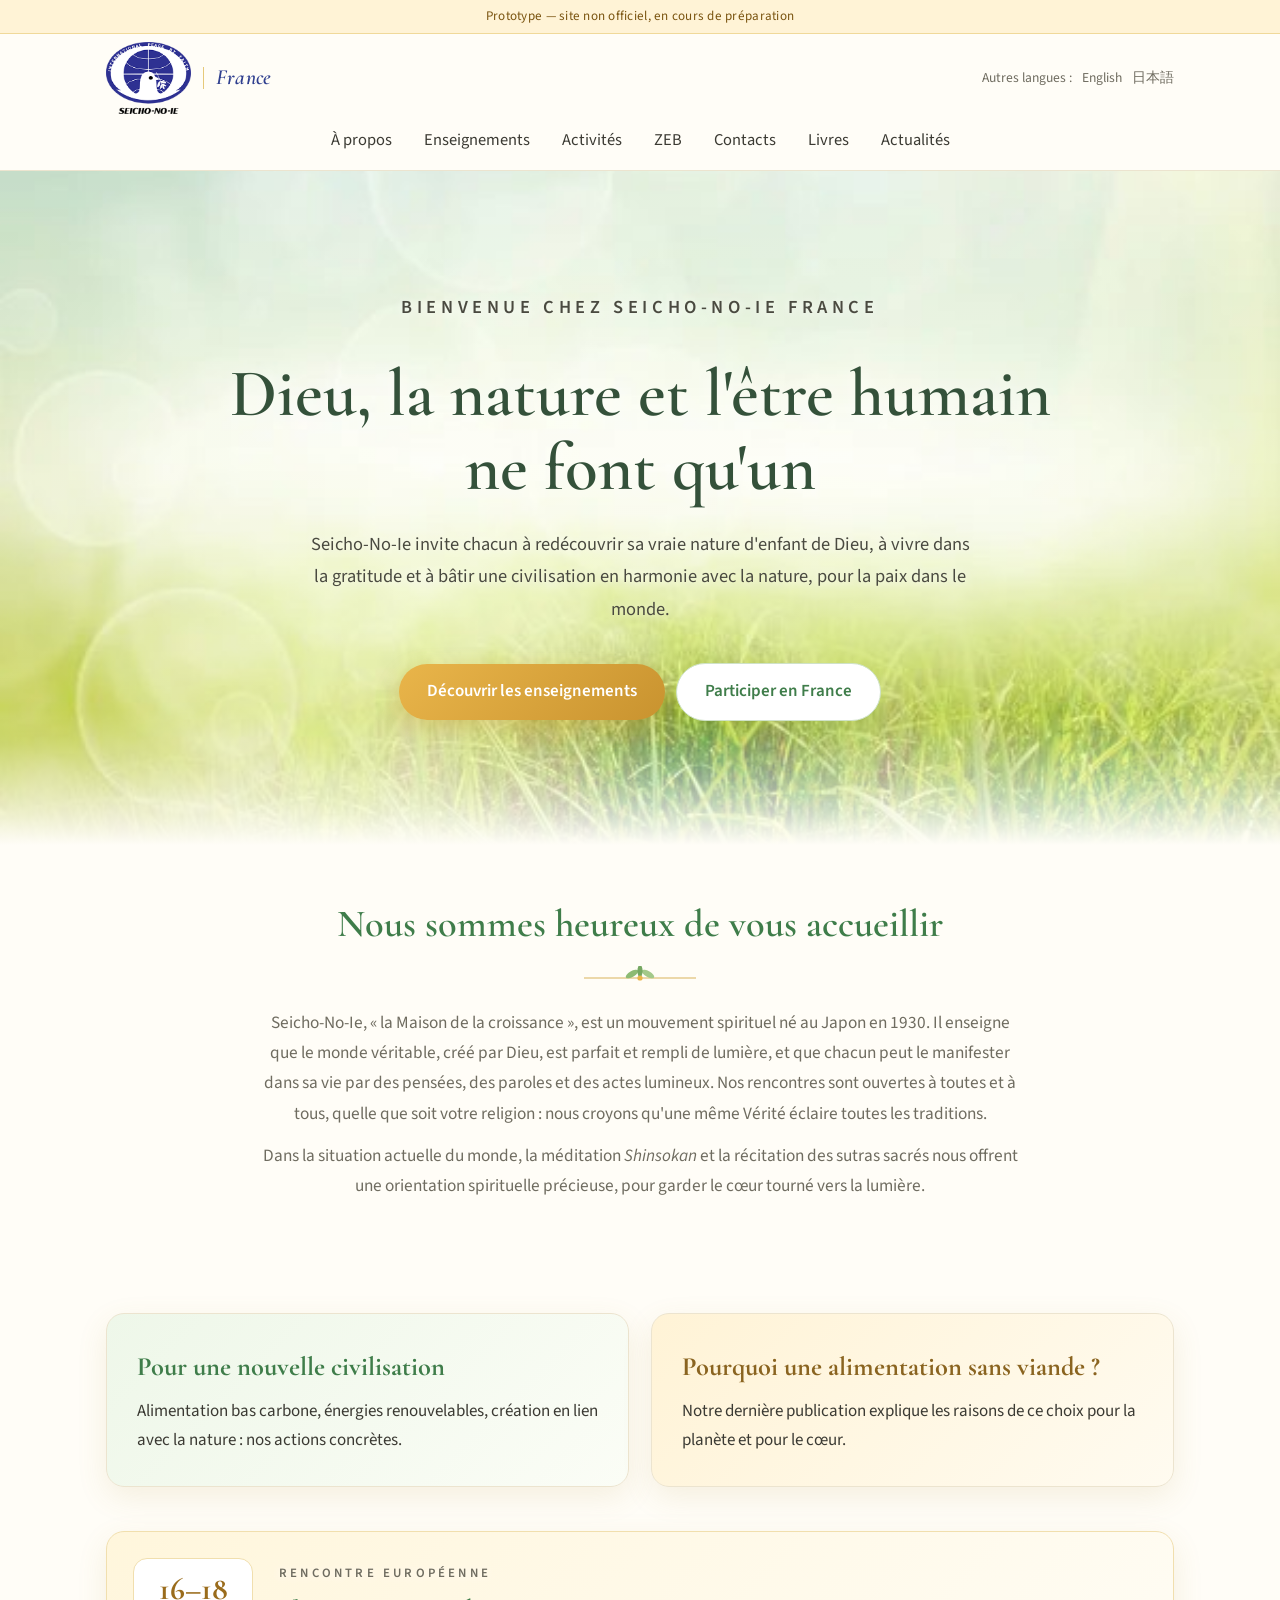
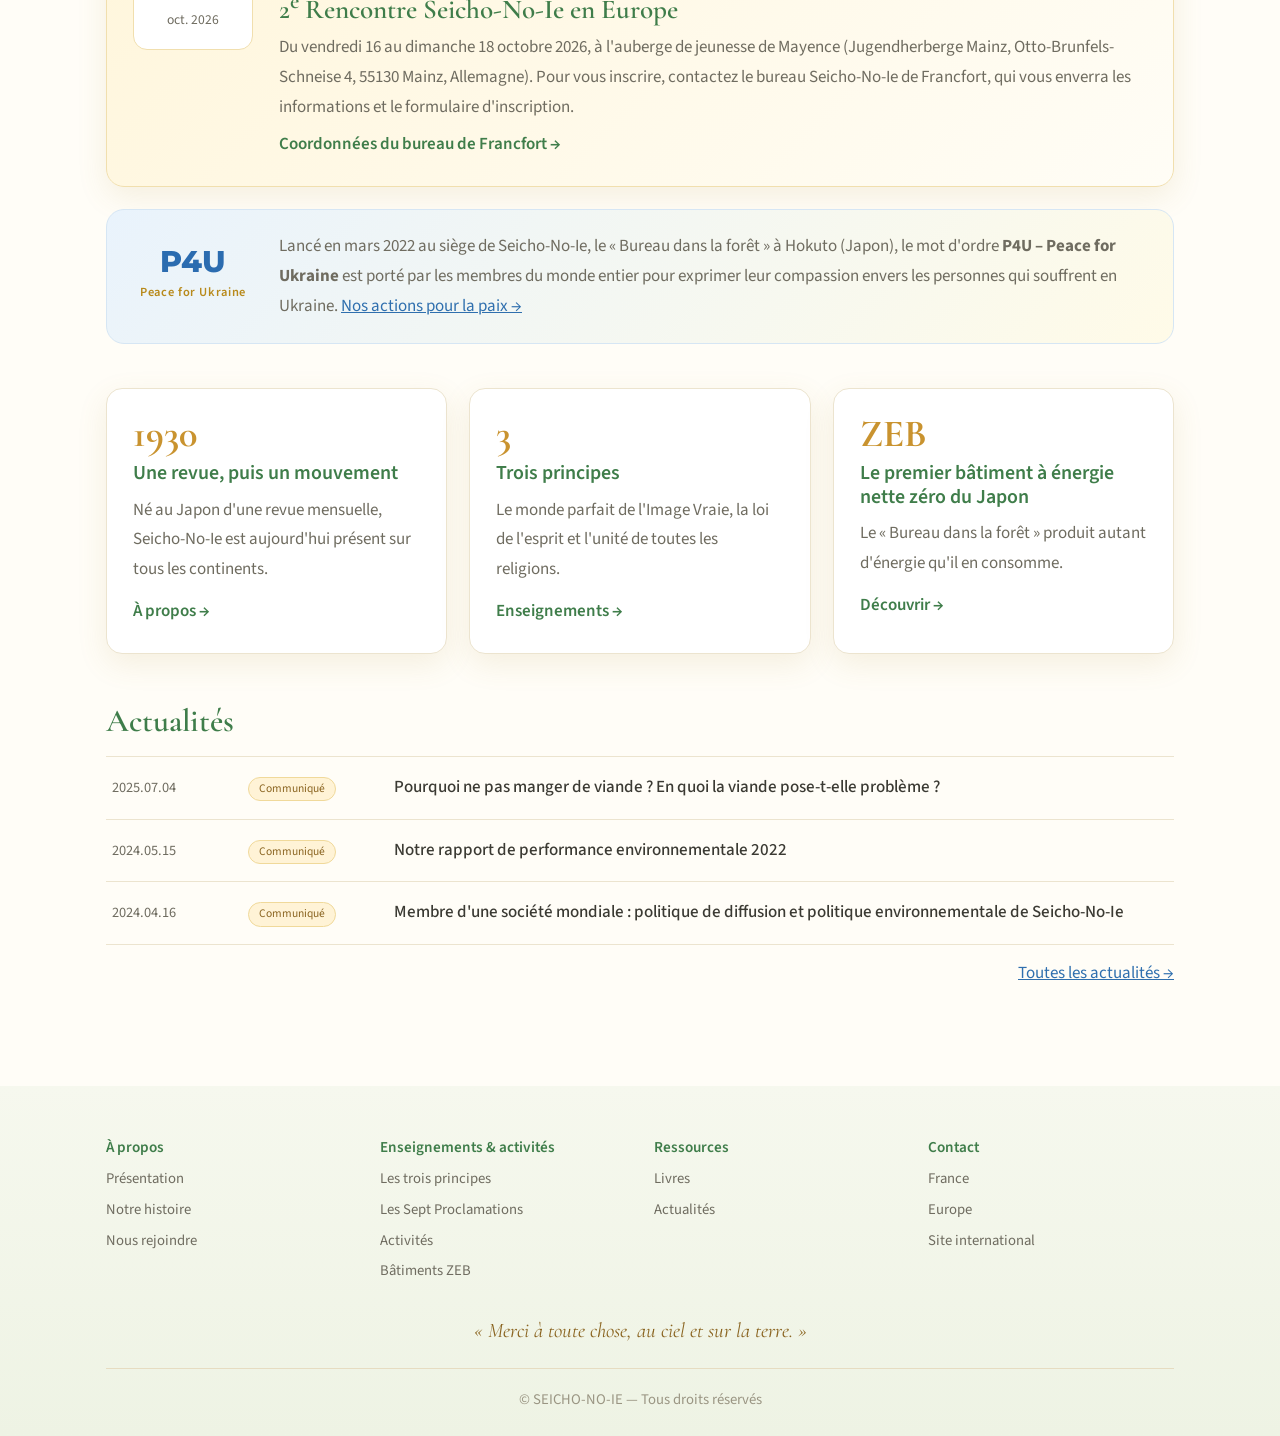
<file: index.html>
<!doctype html>
<html lang="fr">
<head>
<meta charset="utf-8">
<meta name="viewport" content="width=device-width, initial-scale=1">
<meta name="color-scheme" content="light">
<meta name="robots" content="noindex, nofollow">
<meta name="theme-color" content="#fdf8ec">
<title>Seicho-No-Ie France</title>
<meta name="description" content="Site francophone de Seicho-No-Ie : enseignements, activités, contacts en France.">
<link rel="preconnect" href="https://fonts.googleapis.com">
<link href="https://fonts.googleapis.com/css2?family=Cormorant+Garamond:ital,wght@0,500;0,600;0,700;1,500&family=Montserrat:ital,wght@0,600;0,800;1,800&family=Source+Sans+3:wght@400;500;600;700&display=swap" rel="stylesheet">
<link rel="stylesheet" href="style.css">
</head>
<body>
<div class="proto">Prototype — site non officiel, en cours de préparation</div>
<header>
  <div class="wrap top">
    <a class="logo" href="index.html"><img src="img/logo-seicho-no-ie.png" alt="Seicho-No-Ie — International Peace by Faith"><span class="fr">France</span></a>
    <div class="lang">Autres langues :<a href="https://www.seicho-no-ie.org/eng/">English</a><a href="https://www.jp.seicho-no-ie.org">日本語</a></div>
    <button class="burger" aria-label="Menu" onclick="document.getElementById('menu').classList.toggle('open')">☰</button>
  </div>
  <nav><ul id="menu"><li><a href="a-propos.html">À propos</a></li><li><a href="enseignements.html">Enseignements</a></li><li><a href="activites.html">Activités</a></li><li><a href="zeb.html">ZEB</a></li><li><a href="contact.html">Contacts</a></li><li><a href="livres.html">Livres</a></li><li><a href="actualites.html">Actualités</a></li></ul></nav>
</header>


<section class="hero"><div class="wrap">
  <p class="kicker">Bienvenue chez Seicho-No-Ie France</p>
  <h1>Dieu, la nature et l'être humain ne font qu'un</h1>
  <p>Seicho-No-Ie invite chacun à redécouvrir sa vraie nature d'enfant de Dieu, à vivre dans la gratitude et à bâtir une civilisation en harmonie avec la nature, pour la paix dans le monde.</p>
  <a class="btn gold" href="enseignements.html">Découvrir les enseignements</a>
  <a class="btn soft" href="contact.html#france">Participer en France</a>
</div></section>
<section class="welcome"><div class="wrap">
  <h2>Nous sommes heureux de vous accueillir</h2><svg class="sprig" viewBox="0 0 120 24" aria-hidden="true"><path d="M4 12 H116" stroke="#d9b45c" stroke-width="1.2"/><ellipse cx="52" cy="8" rx="7" ry="3" fill="#8dbb73" transform="rotate(-30 52 8)"/><ellipse cx="68" cy="8" rx="7" ry="3" fill="#a3c98a" transform="rotate(30 68 8)"/><ellipse cx="60" cy="5" rx="6" ry="2.6" fill="#76a862" transform="rotate(90 60 5)"/><circle cx="60" cy="12" r="2.6" fill="#e9b54a"/></svg>
  <p>Seicho-No-Ie, « la Maison de la croissance », est un mouvement spirituel né au Japon en 1930. Il enseigne que le monde véritable, créé par Dieu, est parfait et rempli de lumière, et que chacun peut le manifester dans sa vie par des pensées, des paroles et des actes lumineux. Nos rencontres sont ouvertes à toutes et à tous, quelle que soit votre religion : nous croyons qu'une même Vérité éclaire toutes les traditions.</p>
  <p>Dans la situation actuelle du monde, la méditation <em>Shinsokan</em> et la récitation des sutras sacrés nous offrent une orientation spirituelle précieuse, pour garder le cœur tourné vers la lumière.</p>
</div></section>
<main><div class="wrap">
  <div class="banner-row">
    <a class="promo a" href="activites.html"><strong>Pour une nouvelle civilisation</strong>Alimentation bas carbone, énergies renouvelables, création en lien avec la nature : nos actions concrètes.</a>
    <a class="promo b" href="communique-2025-07-sans-viande.html"><strong>Pourquoi une alimentation sans viande ?</strong>Notre dernière publication explique les raisons de ce choix pour la planète et pour le cœur.</a>
  </div>
  <div class="event">
    <div class="event-date"><b>16–18</b><span>oct. 2026</span></div>
    <div>
      <p class="kicker" style="margin:0 0 4px">Rencontre européenne</p>
      <h3>2<sup>e</sup> Rencontre Seicho-No-Ie en Europe</h3>
      <p>Du vendredi 16 au dimanche 18 octobre 2026, à l'auberge de jeunesse de Mayence (Jugendherberge Mainz, Otto-Brunfels-Schneise 4, 55130 Mainz, Allemagne). Pour vous inscrire, contactez le bureau Seicho-No-Ie de Francfort, qui vous enverra les informations et le formulaire d'inscription.</p>
      <a class="more" href="contact.html#europe">Coordonnées du bureau de Francfort →</a>
    </div>
  </div>
  <div class="p4u">
    <div><b>P4U</b><span>Peace for Ukraine</span></div>
    <p>Lancé en mars 2022 au siège de Seicho-No-Ie, le « Bureau dans la forêt » à Hokuto (Japon), le mot d'ordre <b>P4U – Peace for Ukraine</b> est porté par les membres du monde entier pour exprimer leur compassion envers les personnes qui souffrent en Ukraine. <a href="communique-2024-05-rapport-environnemental.html#r2">Nos actions pour la paix →</a></p>
  </div>
  <div class="grid g3" style="margin-bottom:48px">
    <div class="card"><div class="num">1930</div><h3>Une revue, puis un mouvement</h3><p>Né au Japon d'une revue mensuelle, Seicho-No-Ie est aujourd'hui présent sur tous les continents.</p><a class="more" href="a-propos.html">À propos →</a></div>
    <div class="card"><div class="num">3</div><h3>Trois principes</h3><p>Le monde parfait de l'Image Vraie, la loi de l'esprit et l'unité de toutes les religions.</p><a class="more" href="enseignements.html">Enseignements →</a></div>
    <div class="card"><div class="num">ZEB</div><h3>Le premier bâtiment à énergie nette zéro du Japon</h3><p>Le « Bureau dans la forêt » produit autant d'énergie qu'il en consomme.</p><a class="more" href="zeb.html">Découvrir →</a></div>
  </div>
  <h2 class="home-news-title">Actualités</h2>
  <ul class="news"><li><time>2025.07.04</time><span class="tag">Communiqué</span><a href="communique-2025-07-sans-viande.html">Pourquoi ne pas manger de viande ? En quoi la viande pose-t-elle problème ?</a></li><li><time>2024.05.15</time><span class="tag">Communiqué</span><a href="communique-2024-05-rapport-environnemental.html">Notre rapport de performance environnementale 2022</a></li><li><time>2024.04.16</time><span class="tag">Communiqué</span><a href="communique-2024-04-politique-environnementale.html">Membre d'une société mondiale : politique de diffusion et politique environnementale de Seicho-No-Ie</a></li></ul>
  <p style="text-align:right;margin-top:14px"><a href="actualites.html">Toutes les actualités →</a></p>
</div></main>

<footer>
  <div class="wrap">
    <div class="cols">
      <div><h4>À propos</h4><ul>
        <li><a href="a-propos.html">Présentation</a></li>
        <li><a href="a-propos.html#histoire">Notre histoire</a></li>
        <li><a href="a-propos.html#rejoindre">Nous rejoindre</a></li></ul></div>
      <div><h4>Enseignements & activités</h4><ul>
        <li><a href="enseignements.html">Les trois principes</a></li>
        <li><a href="enseignements.html#sept-proclamations">Les Sept Proclamations</a></li>
        <li><a href="activites.html">Activités</a></li>
        <li><a href="zeb.html">Bâtiments ZEB</a></li></ul></div>
      <div><h4>Ressources</h4><ul>
        <li><a href="livres.html">Livres</a></li>
        <li><a href="actualites.html">Actualités</a></li></ul></div>
      <div><h4>Contact</h4><ul>
        <li><a href="contact.html#france">France</a></li>
        <li><a href="contact.html#europe">Europe</a></li>
        <li><a href="https://www.seicho-no-ie.org/eng/">Site international</a></li></ul></div>
    </div>
    <p class="blessing">« Merci à toute chose, au ciel et sur la terre. »</p>
    <div class="copy">© SEICHO-NO-IE — Tous droits réservés</div>
  </div>
</footer>
</body>
</html>
</file>
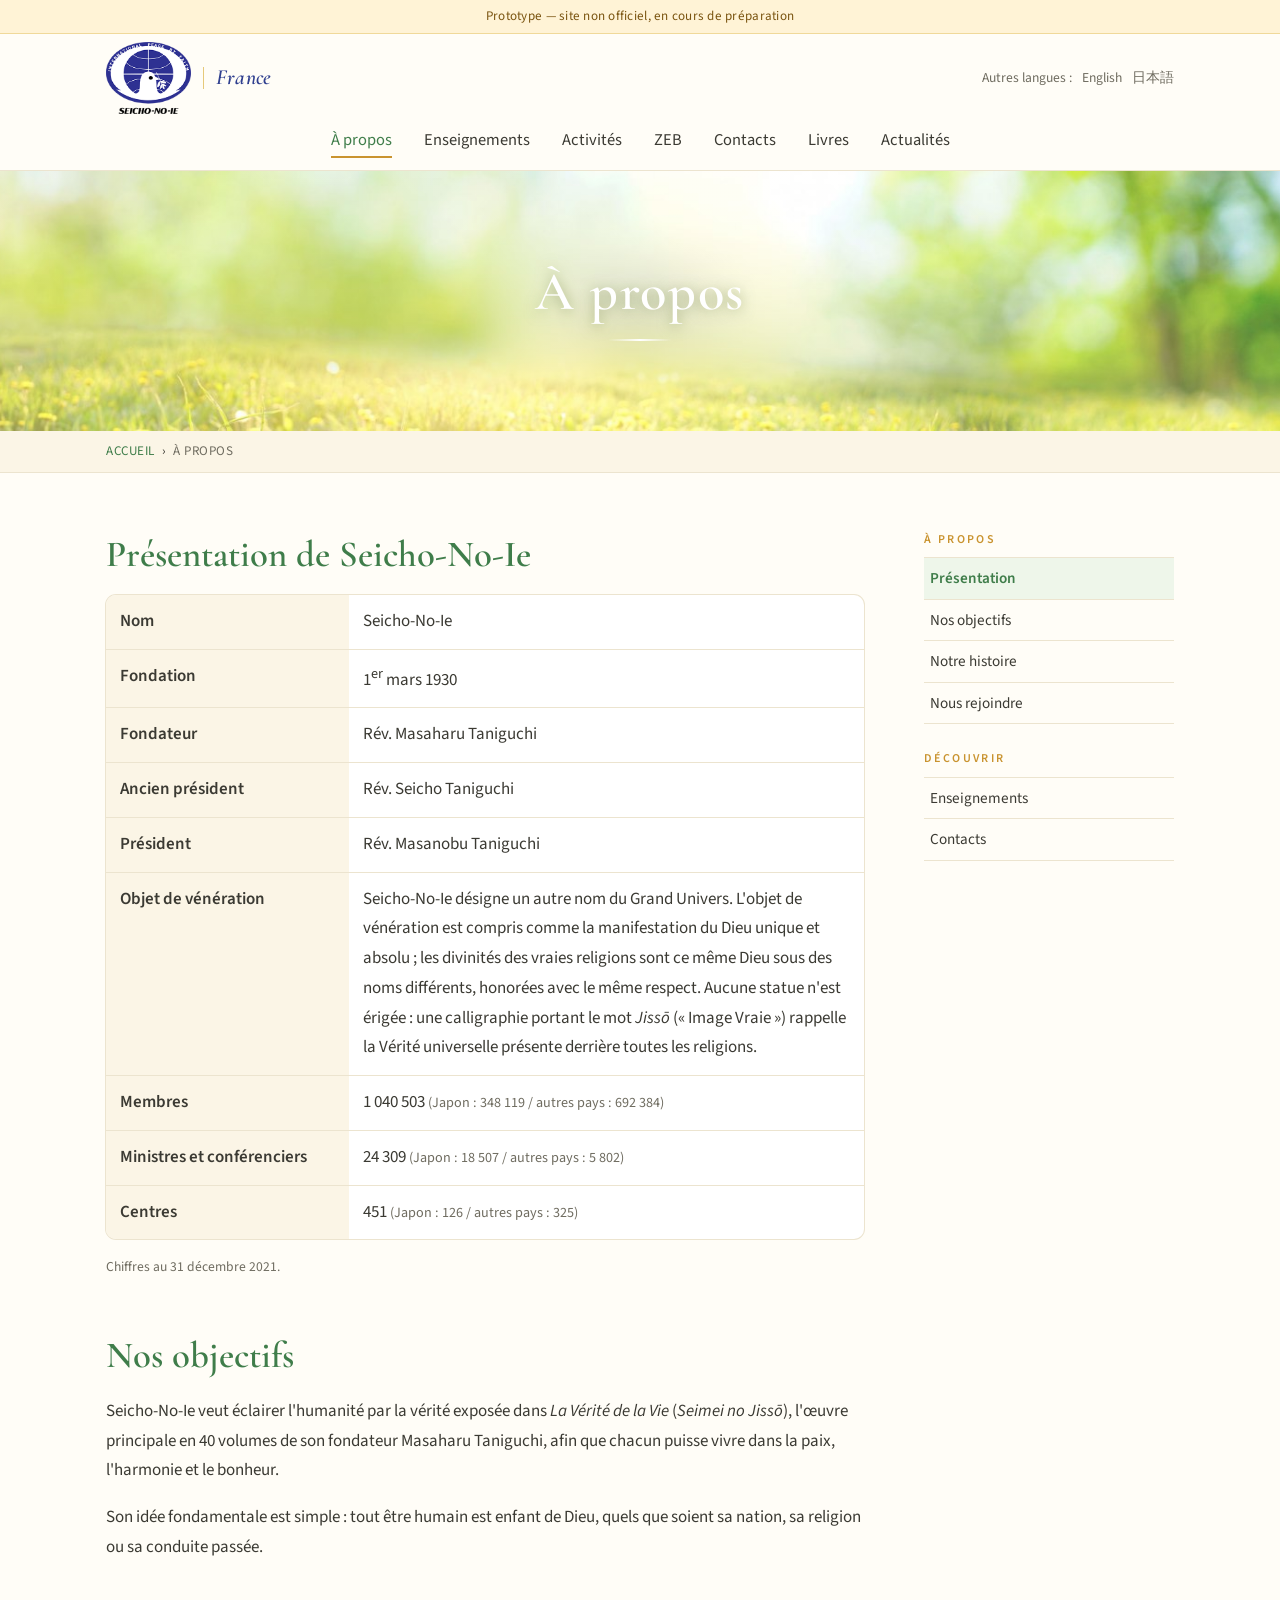
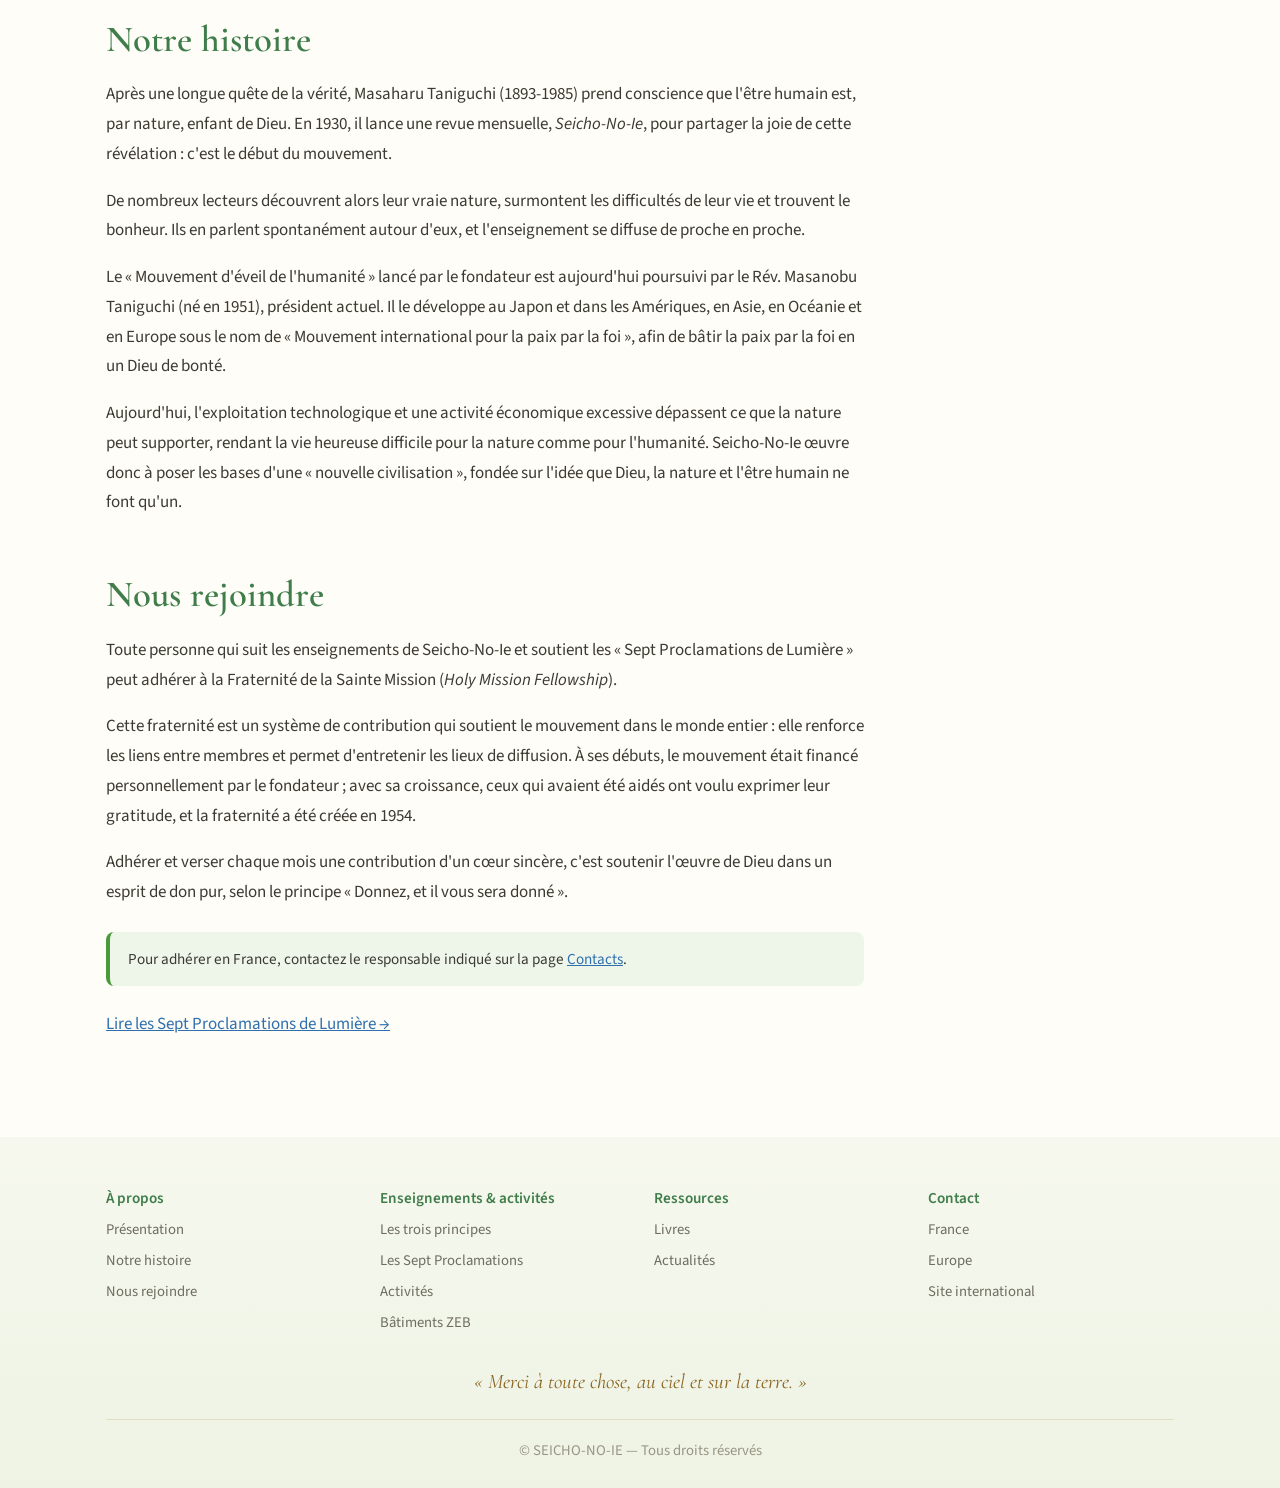
<file: a-propos.html>
<!doctype html>
<html lang="fr">
<head>
<meta charset="utf-8">
<meta name="viewport" content="width=device-width, initial-scale=1">
<meta name="color-scheme" content="light">
<meta name="robots" content="noindex, nofollow">
<meta name="theme-color" content="#fdf8ec">
<title>À propos — Seicho-No-Ie France</title>
<meta name="description" content="Présentation, histoire et adhésion à Seicho-No-Ie.">
<link rel="preconnect" href="https://fonts.googleapis.com">
<link href="https://fonts.googleapis.com/css2?family=Cormorant+Garamond:ital,wght@0,500;0,600;0,700;1,500&family=Montserrat:ital,wght@0,600;0,800;1,800&family=Source+Sans+3:wght@400;500;600;700&display=swap" rel="stylesheet">
<link rel="stylesheet" href="style.css">
</head>
<body>
<div class="proto">Prototype — site non officiel, en cours de préparation</div>
<header>
  <div class="wrap top">
    <a class="logo" href="index.html"><img src="img/logo-seicho-no-ie.png" alt="Seicho-No-Ie — International Peace by Faith"><span class="fr">France</span></a>
    <div class="lang">Autres langues :<a href="https://www.seicho-no-ie.org/eng/">English</a><a href="https://www.jp.seicho-no-ie.org">日本語</a></div>
    <button class="burger" aria-label="Menu" onclick="document.getElementById('menu').classList.toggle('open')">☰</button>
  </div>
  <nav><ul id="menu"><li><a href="a-propos.html" class="on">À propos</a></li><li><a href="enseignements.html">Enseignements</a></li><li><a href="activites.html">Activités</a></li><li><a href="zeb.html">ZEB</a></li><li><a href="contact.html">Contacts</a></li><li><a href="livres.html">Livres</a></li><li><a href="actualites.html">Actualités</a></li></ul></nav>
</header>
<div class="banner"><h1>À propos</h1></div><div class="crumb"><div class="wrap"><a href="index.html">ACCUEIL</a> &nbsp;›&nbsp; <span>À PROPOS</span></div></div>
<main><div class="wrap layout"><div class="content">
<h2>Présentation de Seicho-No-Ie</h2>
<table class="facts">
<tr><th>Nom</th><td>Seicho-No-Ie</td></tr>
<tr><th>Fondation</th><td>1<sup>er</sup> mars 1930</td></tr>
<tr><th>Fondateur</th><td>Rév. Masaharu Taniguchi</td></tr>
<tr><th>Ancien président</th><td>Rév. Seicho Taniguchi</td></tr>
<tr><th>Président</th><td>Rév. Masanobu Taniguchi</td></tr>
<tr><th>Objet de vénération</th><td>Seicho-No-Ie désigne un autre nom du Grand Univers. L'objet de vénération est compris comme la manifestation du Dieu unique et absolu ; les divinités des vraies religions sont ce même Dieu sous des noms différents, honorées avec le même respect. Aucune statue n'est érigée : une calligraphie portant le mot <em>Jissō</em> (« Image Vraie ») rappelle la Vérité universelle présente derrière toutes les religions.</td></tr>
<tr><th>Membres</th><td>1 040 503 <small>(Japon : 348 119 / autres pays : 692 384)</small></td></tr>
<tr><th>Ministres et conférenciers</th><td>24 309 <small>(Japon : 18 507 / autres pays : 5 802)</small></td></tr>
<tr><th>Centres</th><td>451 <small>(Japon : 126 / autres pays : 325)</small></td></tr>
</table>
<p style="font-size:.85rem;color:var(--muted)">Chiffres au 31 décembre 2021.</p>

<h2 id="objectifs">Nos objectifs</h2>
<p>Seicho-No-Ie veut éclairer l'humanité par la vérité exposée dans <em>La Vérité de la Vie</em> (<em>Seimei no Jissō</em>), l'œuvre principale en 40 volumes de son fondateur Masaharu Taniguchi, afin que chacun puisse vivre dans la paix, l'harmonie et le bonheur.</p>
<p>Son idée fondamentale est simple : tout être humain est enfant de Dieu, quels que soient sa nation, sa religion ou sa conduite passée.</p>

<h2 id="histoire">Notre histoire</h2>
<p>Après une longue quête de la vérité, Masaharu Taniguchi (1893-1985) prend conscience que l'être humain est, par nature, enfant de Dieu. En 1930, il lance une revue mensuelle, <em>Seicho-No-Ie</em>, pour partager la joie de cette révélation : c'est le début du mouvement.</p>
<p>De nombreux lecteurs découvrent alors leur vraie nature, surmontent les difficultés de leur vie et trouvent le bonheur. Ils en parlent spontanément autour d'eux, et l'enseignement se diffuse de proche en proche.</p>
<p>Le « Mouvement d'éveil de l'humanité » lancé par le fondateur est aujourd'hui poursuivi par le Rév. Masanobu Taniguchi (né en 1951), président actuel. Il le développe au Japon et dans les Amériques, en Asie, en Océanie et en Europe sous le nom de « Mouvement international pour la paix par la foi », afin de bâtir la paix par la foi en un Dieu de bonté.</p>
<p>Aujourd'hui, l'exploitation technologique et une activité économique excessive dépassent ce que la nature peut supporter, rendant la vie heureuse difficile pour la nature comme pour l'humanité. Seicho-No-Ie œuvre donc à poser les bases d'une « nouvelle civilisation », fondée sur l'idée que Dieu, la nature et l'être humain ne font qu'un.</p>

<h2 id="rejoindre">Nous rejoindre</h2>
<p>Toute personne qui suit les enseignements de Seicho-No-Ie et soutient les « Sept Proclamations de Lumière » peut adhérer à la Fraternité de la Sainte Mission (<em>Holy Mission Fellowship</em>).</p>
<p>Cette fraternité est un système de contribution qui soutient le mouvement dans le monde entier : elle renforce les liens entre membres et permet d'entretenir les lieux de diffusion. À ses débuts, le mouvement était financé personnellement par le fondateur ; avec sa croissance, ceux qui avaient été aidés ont voulu exprimer leur gratitude, et la fraternité a été créée en 1954.</p>
<p>Adhérer et verser chaque mois une contribution d'un cœur sincère, c'est soutenir l'œuvre de Dieu dans un esprit de don pur, selon le principe « Donnez, et il vous sera donné ».</p>
<div class="note">Pour adhérer en France, contactez le responsable indiqué sur la page <a href="contact.html#france">Contacts</a>.</div>
<p><a href="enseignements.html#sept-proclamations">Lire les Sept Proclamations de Lumière →</a></p>
</div><aside class="side"><h4>À propos</h4><ul><li><a href="a-propos.html" class="on">Présentation</a></li><li><a href="a-propos.html#objectifs">Nos objectifs</a></li><li><a href="a-propos.html#histoire">Notre histoire</a></li><li><a href="a-propos.html#rejoindre">Nous rejoindre</a></li></ul><h4>Découvrir</h4><ul><li><a href="enseignements.html">Enseignements</a></li><li><a href="contact.html">Contacts</a></li></ul></aside></div></main>
<footer>
  <div class="wrap">
    <div class="cols">
      <div><h4>À propos</h4><ul>
        <li><a href="a-propos.html">Présentation</a></li>
        <li><a href="a-propos.html#histoire">Notre histoire</a></li>
        <li><a href="a-propos.html#rejoindre">Nous rejoindre</a></li></ul></div>
      <div><h4>Enseignements & activités</h4><ul>
        <li><a href="enseignements.html">Les trois principes</a></li>
        <li><a href="enseignements.html#sept-proclamations">Les Sept Proclamations</a></li>
        <li><a href="activites.html">Activités</a></li>
        <li><a href="zeb.html">Bâtiments ZEB</a></li></ul></div>
      <div><h4>Ressources</h4><ul>
        <li><a href="livres.html">Livres</a></li>
        <li><a href="actualites.html">Actualités</a></li></ul></div>
      <div><h4>Contact</h4><ul>
        <li><a href="contact.html#france">France</a></li>
        <li><a href="contact.html#europe">Europe</a></li>
        <li><a href="https://www.seicho-no-ie.org/eng/">Site international</a></li></ul></div>
    </div>
    <p class="blessing">« Merci à toute chose, au ciel et sur la terre. »</p>
    <div class="copy">© SEICHO-NO-IE — Tous droits réservés</div>
  </div>
</footer>
</body>
</html>
</file>
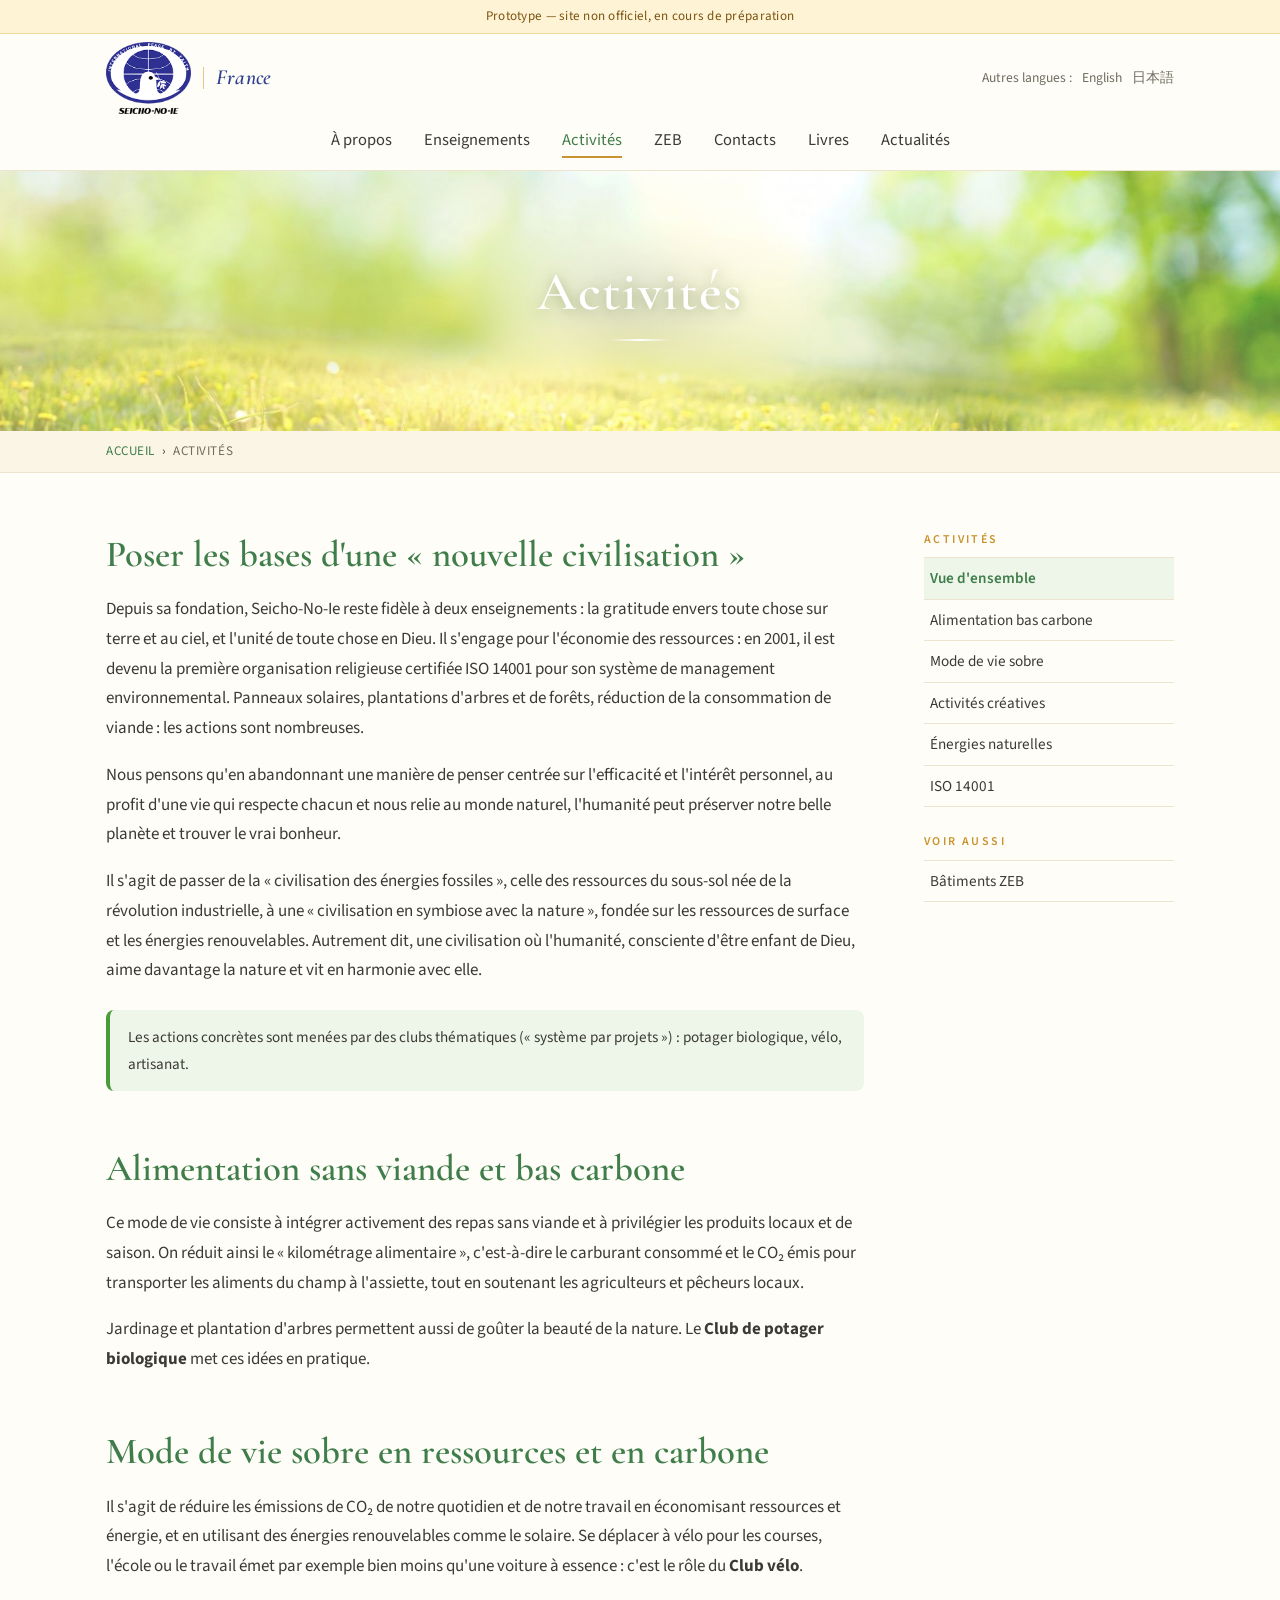
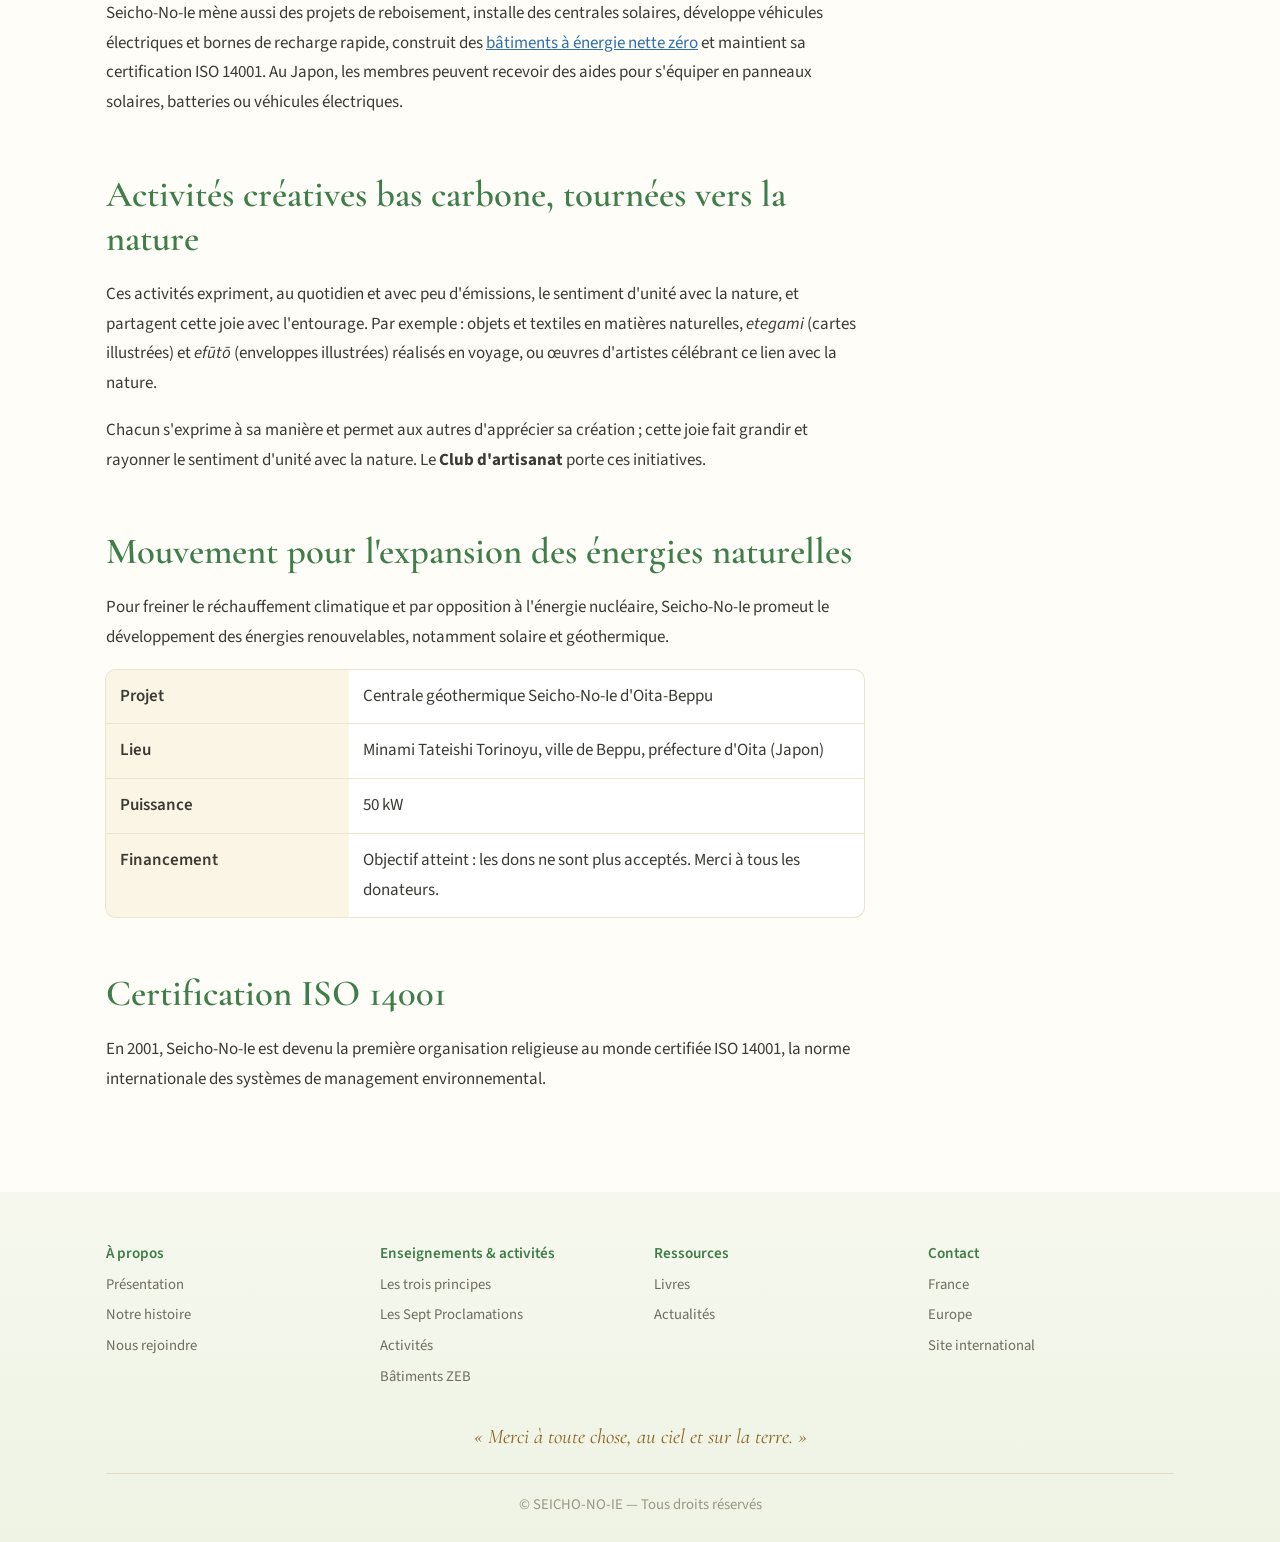
<file: activites.html>
<!doctype html>
<html lang="fr">
<head>
<meta charset="utf-8">
<meta name="viewport" content="width=device-width, initial-scale=1">
<meta name="color-scheme" content="light">
<meta name="robots" content="noindex, nofollow">
<meta name="theme-color" content="#fdf8ec">
<title>Activités — Seicho-No-Ie France</title>
<meta name="description" content="Les activités de Seicho-No-Ie pour une civilisation en harmonie avec la nature.">
<link rel="preconnect" href="https://fonts.googleapis.com">
<link href="https://fonts.googleapis.com/css2?family=Cormorant+Garamond:ital,wght@0,500;0,600;0,700;1,500&family=Montserrat:ital,wght@0,600;0,800;1,800&family=Source+Sans+3:wght@400;500;600;700&display=swap" rel="stylesheet">
<link rel="stylesheet" href="style.css">
</head>
<body>
<div class="proto">Prototype — site non officiel, en cours de préparation</div>
<header>
  <div class="wrap top">
    <a class="logo" href="index.html"><img src="img/logo-seicho-no-ie.png" alt="Seicho-No-Ie — International Peace by Faith"><span class="fr">France</span></a>
    <div class="lang">Autres langues :<a href="https://www.seicho-no-ie.org/eng/">English</a><a href="https://www.jp.seicho-no-ie.org">日本語</a></div>
    <button class="burger" aria-label="Menu" onclick="document.getElementById('menu').classList.toggle('open')">☰</button>
  </div>
  <nav><ul id="menu"><li><a href="a-propos.html">À propos</a></li><li><a href="enseignements.html">Enseignements</a></li><li><a href="activites.html" class="on">Activités</a></li><li><a href="zeb.html">ZEB</a></li><li><a href="contact.html">Contacts</a></li><li><a href="livres.html">Livres</a></li><li><a href="actualites.html">Actualités</a></li></ul></nav>
</header>
<div class="banner"><h1>Activités</h1></div><div class="crumb"><div class="wrap"><a href="index.html">ACCUEIL</a> &nbsp;›&nbsp; <span>ACTIVITÉS</span></div></div>
<main><div class="wrap layout"><div class="content">
<h2>Poser les bases d'une « nouvelle civilisation »</h2>
<p>Depuis sa fondation, Seicho-No-Ie reste fidèle à deux enseignements : la gratitude envers toute chose sur terre et au ciel, et l'unité de toute chose en Dieu. Il s'engage pour l'économie des ressources : en 2001, il est devenu la première organisation religieuse certifiée ISO 14001 pour son système de management environnemental. Panneaux solaires, plantations d'arbres et de forêts, réduction de la consommation de viande : les actions sont nombreuses.</p>
<p>Nous pensons qu'en abandonnant une manière de penser centrée sur l'efficacité et l'intérêt personnel, au profit d'une vie qui respecte chacun et nous relie au monde naturel, l'humanité peut préserver notre belle planète et trouver le vrai bonheur.</p>
<p>Il s'agit de passer de la « civilisation des énergies fossiles », celle des ressources du sous-sol née de la révolution industrielle, à une « civilisation en symbiose avec la nature », fondée sur les ressources de surface et les énergies renouvelables. Autrement dit, une civilisation où l'humanité, consciente d'être enfant de Dieu, aime davantage la nature et vit en harmonie avec elle.</p>
<div class="note">Les actions concrètes sont menées par des clubs thématiques (« système par projets ») : potager biologique, vélo, artisanat.</div>

<h2 id="alimentation">Alimentation sans viande et bas carbone</h2>
<p>Ce mode de vie consiste à intégrer activement des repas sans viande et à privilégier les produits locaux et de saison. On réduit ainsi le « kilométrage alimentaire », c'est-à-dire le carburant consommé et le CO₂ émis pour transporter les aliments du champ à l'assiette, tout en soutenant les agriculteurs et pêcheurs locaux.</p>
<p>Jardinage et plantation d'arbres permettent aussi de goûter la beauté de la nature. Le <strong>Club de potager biologique</strong> met ces idées en pratique.</p>

<h2 id="mode-de-vie">Mode de vie sobre en ressources et en carbone</h2>
<p>Il s'agit de réduire les émissions de CO₂ de notre quotidien et de notre travail en économisant ressources et énergie, et en utilisant des énergies renouvelables comme le solaire. Se déplacer à vélo pour les courses, l'école ou le travail émet par exemple bien moins qu'une voiture à essence : c'est le rôle du <strong>Club vélo</strong>.</p>
<p>Seicho-No-Ie mène aussi des projets de reboisement, installe des centrales solaires, développe véhicules électriques et bornes de recharge rapide, construit des <a href="zeb.html">bâtiments à énergie nette zéro</a> et maintient sa certification ISO 14001. Au Japon, les membres peuvent recevoir des aides pour s'équiper en panneaux solaires, batteries ou véhicules électriques.</p>

<h2 id="creation">Activités créatives bas carbone, tournées vers la nature</h2>
<p>Ces activités expriment, au quotidien et avec peu d'émissions, le sentiment d'unité avec la nature, et partagent cette joie avec l'entourage. Par exemple : objets et textiles en matières naturelles, <em>etegami</em> (cartes illustrées) et <em>efūtō</em> (enveloppes illustrées) réalisés en voyage, ou œuvres d'artistes célébrant ce lien avec la nature.</p>
<p>Chacun s'exprime à sa manière et permet aux autres d'apprécier sa création ; cette joie fait grandir et rayonner le sentiment d'unité avec la nature. Le <strong>Club d'artisanat</strong> porte ces initiatives.</p>

<h2 id="energies">Mouvement pour l'expansion des énergies naturelles</h2>
<p>Pour freiner le réchauffement climatique et par opposition à l'énergie nucléaire, Seicho-No-Ie promeut le développement des énergies renouvelables, notamment solaire et géothermique.</p>
<table class="facts">
<tr><th>Projet</th><td>Centrale géothermique Seicho-No-Ie d'Oita-Beppu</td></tr>
<tr><th>Lieu</th><td>Minami Tateishi Torinoyu, ville de Beppu, préfecture d'Oita (Japon)</td></tr>
<tr><th>Puissance</th><td>50 kW</td></tr>
<tr><th>Financement</th><td>Objectif atteint : les dons ne sont plus acceptés. Merci à tous les donateurs.</td></tr>
</table>

<h2 id="iso">Certification ISO 14001</h2>
<p>En 2001, Seicho-No-Ie est devenu la première organisation religieuse au monde certifiée ISO 14001, la norme internationale des systèmes de management environnemental.</p>
</div><aside class="side"><h4>Activités</h4><ul><li><a href="activites.html" class="on">Vue d'ensemble</a></li><li><a href="activites.html#alimentation">Alimentation bas carbone</a></li><li><a href="activites.html#mode-de-vie">Mode de vie sobre</a></li><li><a href="activites.html#creation">Activités créatives</a></li><li><a href="activites.html#energies">Énergies naturelles</a></li><li><a href="activites.html#iso">ISO 14001</a></li></ul><h4>Voir aussi</h4><ul><li><a href="zeb.html">Bâtiments ZEB</a></li></ul></aside></div></main>
<footer>
  <div class="wrap">
    <div class="cols">
      <div><h4>À propos</h4><ul>
        <li><a href="a-propos.html">Présentation</a></li>
        <li><a href="a-propos.html#histoire">Notre histoire</a></li>
        <li><a href="a-propos.html#rejoindre">Nous rejoindre</a></li></ul></div>
      <div><h4>Enseignements & activités</h4><ul>
        <li><a href="enseignements.html">Les trois principes</a></li>
        <li><a href="enseignements.html#sept-proclamations">Les Sept Proclamations</a></li>
        <li><a href="activites.html">Activités</a></li>
        <li><a href="zeb.html">Bâtiments ZEB</a></li></ul></div>
      <div><h4>Ressources</h4><ul>
        <li><a href="livres.html">Livres</a></li>
        <li><a href="actualites.html">Actualités</a></li></ul></div>
      <div><h4>Contact</h4><ul>
        <li><a href="contact.html#france">France</a></li>
        <li><a href="contact.html#europe">Europe</a></li>
        <li><a href="https://www.seicho-no-ie.org/eng/">Site international</a></li></ul></div>
    </div>
    <p class="blessing">« Merci à toute chose, au ciel et sur la terre. »</p>
    <div class="copy">© SEICHO-NO-IE — Tous droits réservés</div>
  </div>
</footer>
</body>
</html>
</file>
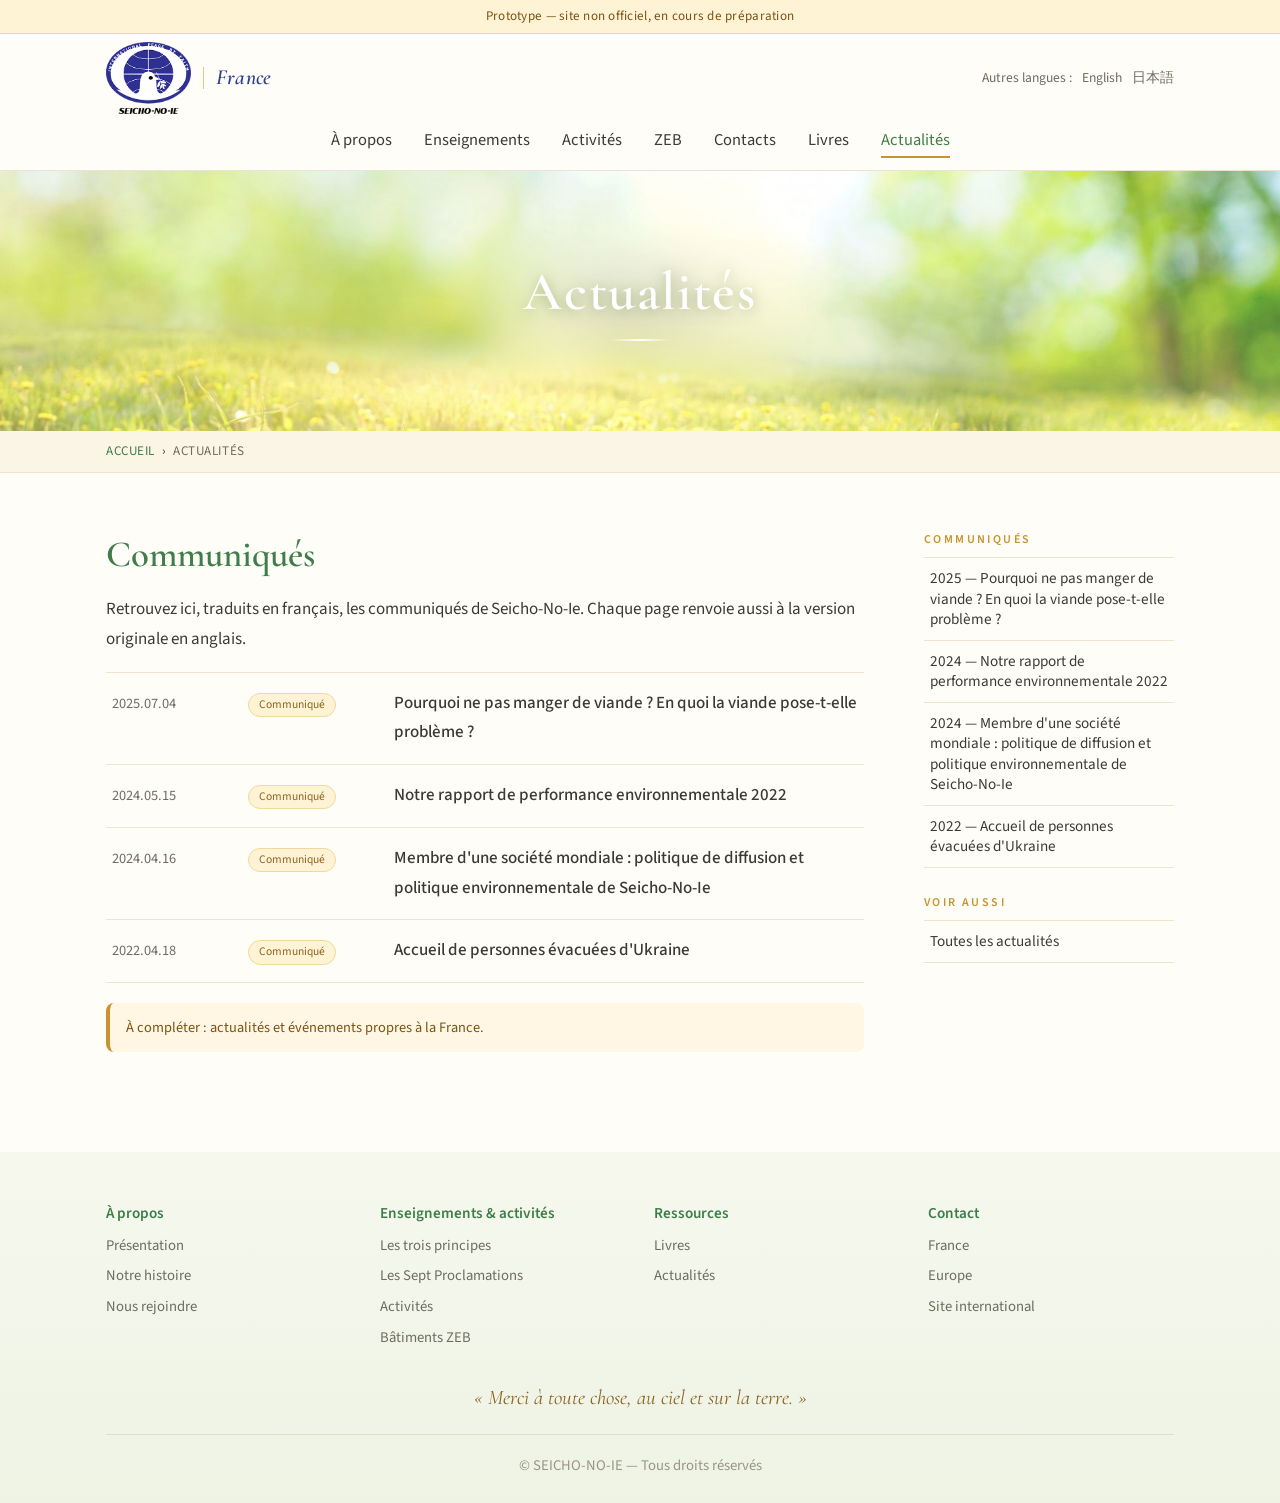
<file: actualites.html>
<!doctype html>
<html lang="fr">
<head>
<meta charset="utf-8">
<meta name="viewport" content="width=device-width, initial-scale=1">
<meta name="color-scheme" content="light">
<meta name="robots" content="noindex, nofollow">
<meta name="theme-color" content="#fdf8ec">
<title>Actualités — Seicho-No-Ie France</title>
<meta name="description" content="Actualités de Seicho-No-Ie.">
<link rel="preconnect" href="https://fonts.googleapis.com">
<link href="https://fonts.googleapis.com/css2?family=Cormorant+Garamond:ital,wght@0,500;0,600;0,700;1,500&family=Montserrat:ital,wght@0,600;0,800;1,800&family=Source+Sans+3:wght@400;500;600;700&display=swap" rel="stylesheet">
<link rel="stylesheet" href="style.css">
</head>
<body>
<div class="proto">Prototype — site non officiel, en cours de préparation</div>
<header>
  <div class="wrap top">
    <a class="logo" href="index.html"><img src="img/logo-seicho-no-ie.png" alt="Seicho-No-Ie — International Peace by Faith"><span class="fr">France</span></a>
    <div class="lang">Autres langues :<a href="https://www.seicho-no-ie.org/eng/">English</a><a href="https://www.jp.seicho-no-ie.org">日本語</a></div>
    <button class="burger" aria-label="Menu" onclick="document.getElementById('menu').classList.toggle('open')">☰</button>
  </div>
  <nav><ul id="menu"><li><a href="a-propos.html">À propos</a></li><li><a href="enseignements.html">Enseignements</a></li><li><a href="activites.html">Activités</a></li><li><a href="zeb.html">ZEB</a></li><li><a href="contact.html">Contacts</a></li><li><a href="livres.html">Livres</a></li><li><a href="actualites.html" class="on">Actualités</a></li></ul></nav>
</header>
<div class="banner"><h1>Actualités</h1></div><div class="crumb"><div class="wrap"><a href="index.html">ACCUEIL</a> &nbsp;›&nbsp; <span>ACTUALITÉS</span></div></div>
<main><div class="wrap layout"><div class="content">
<h2>Communiqués</h2>
<p>Retrouvez ici, traduits en français, les communiqués de Seicho-No-Ie. Chaque page renvoie aussi à la version originale en anglais.</p>
<ul class="news"><li><time>2025.07.04</time><span class="tag">Communiqué</span><a href="communique-2025-07-sans-viande.html">Pourquoi ne pas manger de viande ? En quoi la viande pose-t-elle problème ?</a></li><li><time>2024.05.15</time><span class="tag">Communiqué</span><a href="communique-2024-05-rapport-environnemental.html">Notre rapport de performance environnementale 2022</a></li><li><time>2024.04.16</time><span class="tag">Communiqué</span><a href="communique-2024-04-politique-environnementale.html">Membre d'une société mondiale : politique de diffusion et politique environnementale de Seicho-No-Ie</a></li><li><time>2022.04.18</time><span class="tag">Communiqué</span><a href="communique-2022-04-ukraine.html">Accueil de personnes évacuées d'Ukraine</a></li></ul>
<div class="todo">À compléter : actualités et événements propres à la France.</div>
</div><aside class="side"><h4>Communiqués</h4><ul><li><a href="communique-2025-07-sans-viande.html">2025 — Pourquoi ne pas manger de viande ? En quoi la viande pose-t-elle problème ?</a></li><li><a href="communique-2024-05-rapport-environnemental.html">2024 — Notre rapport de performance environnementale 2022</a></li><li><a href="communique-2024-04-politique-environnementale.html">2024 — Membre d'une société mondiale : politique de diffusion et politique environnementale de Seicho-No-Ie</a></li><li><a href="communique-2022-04-ukraine.html">2022 — Accueil de personnes évacuées d'Ukraine</a></li></ul><h4>Voir aussi</h4><ul><li><a href="actualites.html">Toutes les actualités</a></li></ul></aside></div></main>
<footer>
  <div class="wrap">
    <div class="cols">
      <div><h4>À propos</h4><ul>
        <li><a href="a-propos.html">Présentation</a></li>
        <li><a href="a-propos.html#histoire">Notre histoire</a></li>
        <li><a href="a-propos.html#rejoindre">Nous rejoindre</a></li></ul></div>
      <div><h4>Enseignements & activités</h4><ul>
        <li><a href="enseignements.html">Les trois principes</a></li>
        <li><a href="enseignements.html#sept-proclamations">Les Sept Proclamations</a></li>
        <li><a href="activites.html">Activités</a></li>
        <li><a href="zeb.html">Bâtiments ZEB</a></li></ul></div>
      <div><h4>Ressources</h4><ul>
        <li><a href="livres.html">Livres</a></li>
        <li><a href="actualites.html">Actualités</a></li></ul></div>
      <div><h4>Contact</h4><ul>
        <li><a href="contact.html#france">France</a></li>
        <li><a href="contact.html#europe">Europe</a></li>
        <li><a href="https://www.seicho-no-ie.org/eng/">Site international</a></li></ul></div>
    </div>
    <p class="blessing">« Merci à toute chose, au ciel et sur la terre. »</p>
    <div class="copy">© SEICHO-NO-IE — Tous droits réservés</div>
  </div>
</footer>
</body>
</html>
</file>
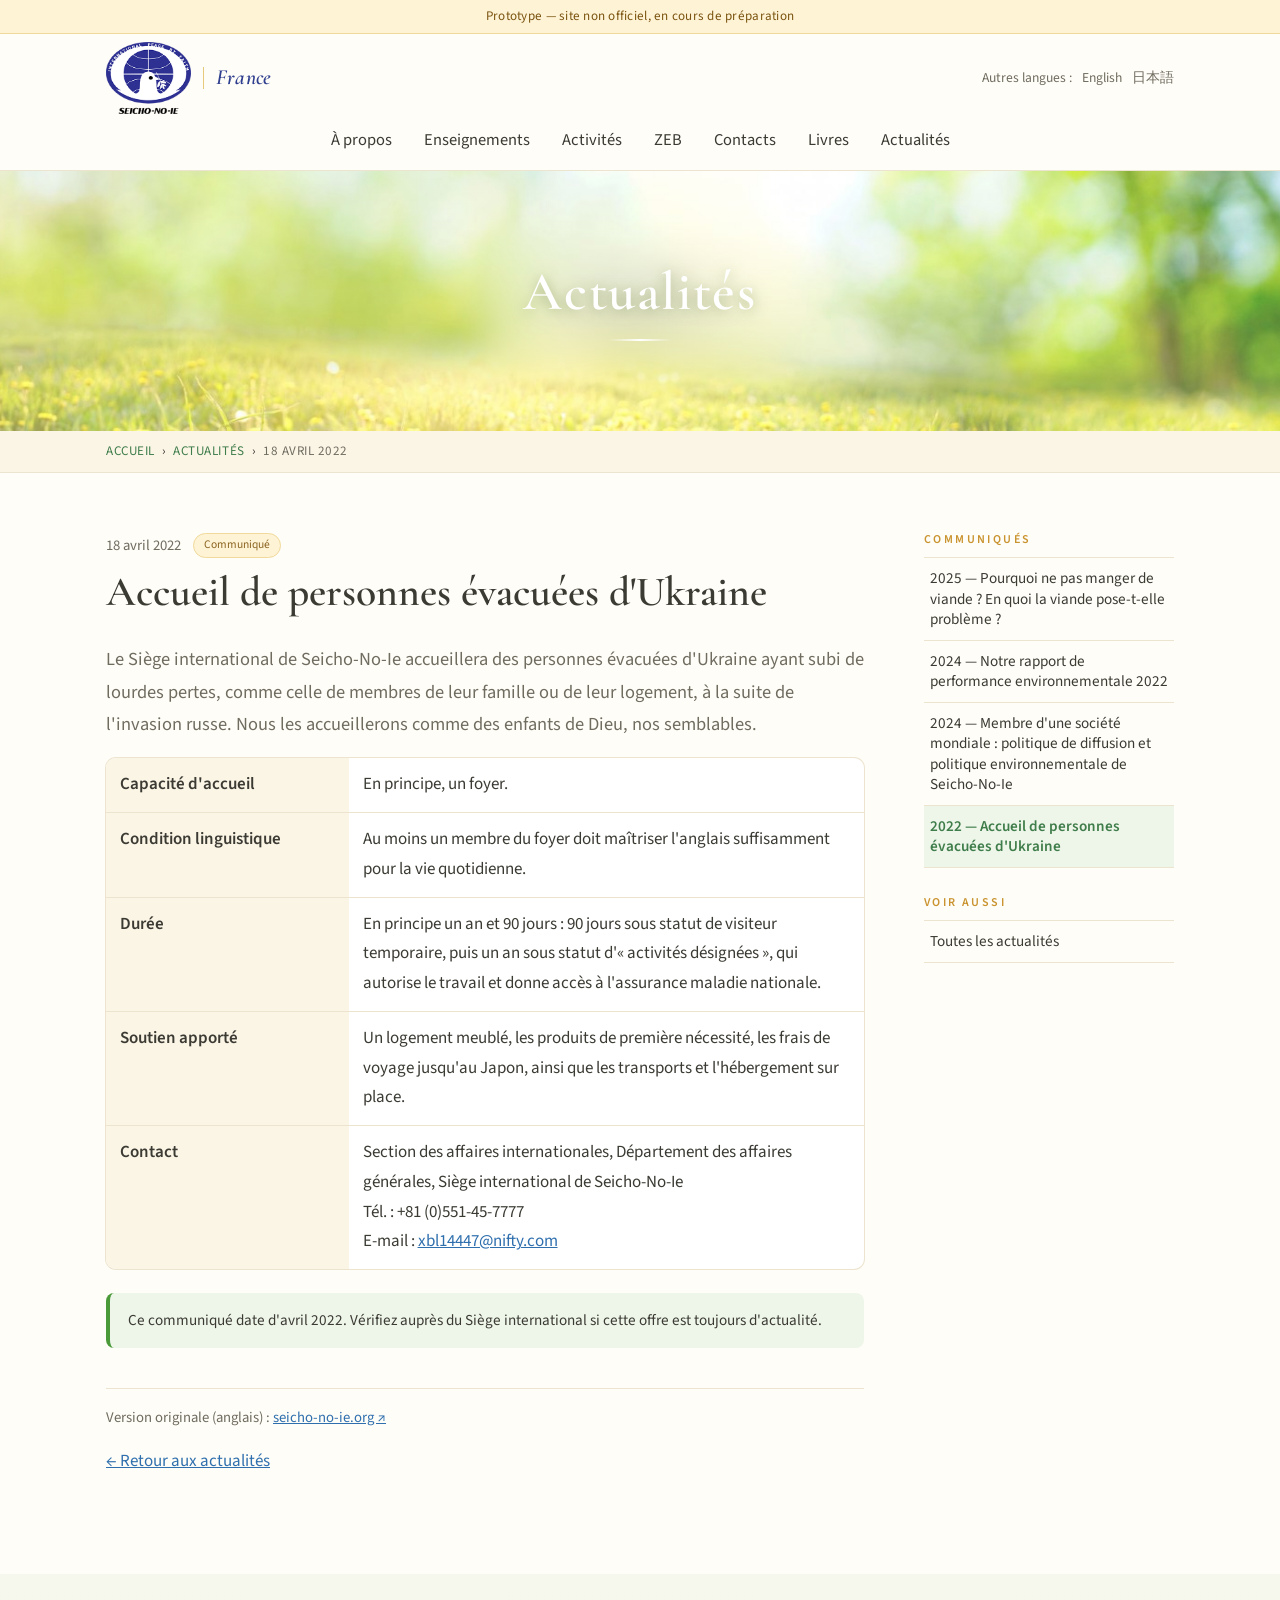
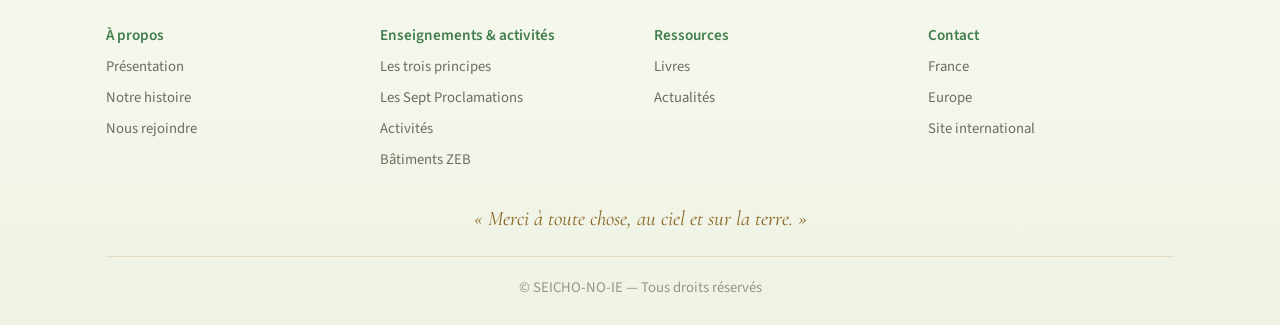
<file: communique-2022-04-ukraine.html>
<!doctype html>
<html lang="fr">
<head>
<meta charset="utf-8">
<meta name="viewport" content="width=device-width, initial-scale=1">
<meta name="color-scheme" content="light">
<meta name="robots" content="noindex, nofollow">
<meta name="theme-color" content="#fdf8ec">
<title>Accueil de personnes évacuées d'Ukraine — Seicho-No-Ie France</title>
<meta name="description" content="Accueil de personnes évacuées d'Ukraine">
<link rel="preconnect" href="https://fonts.googleapis.com">
<link href="https://fonts.googleapis.com/css2?family=Cormorant+Garamond:ital,wght@0,500;0,600;0,700;1,500&family=Montserrat:ital,wght@0,600;0,800;1,800&family=Source+Sans+3:wght@400;500;600;700&display=swap" rel="stylesheet">
<link rel="stylesheet" href="style.css">
</head>
<body>
<div class="proto">Prototype — site non officiel, en cours de préparation</div>
<header>
  <div class="wrap top">
    <a class="logo" href="index.html"><img src="img/logo-seicho-no-ie.png" alt="Seicho-No-Ie — International Peace by Faith"><span class="fr">France</span></a>
    <div class="lang">Autres langues :<a href="https://www.seicho-no-ie.org/eng/">English</a><a href="https://www.jp.seicho-no-ie.org">日本語</a></div>
    <button class="burger" aria-label="Menu" onclick="document.getElementById('menu').classList.toggle('open')">☰</button>
  </div>
  <nav><ul id="menu"><li><a href="a-propos.html">À propos</a></li><li><a href="enseignements.html">Enseignements</a></li><li><a href="activites.html">Activités</a></li><li><a href="zeb.html">ZEB</a></li><li><a href="contact.html">Contacts</a></li><li><a href="livres.html">Livres</a></li><li><a href="actualites.html">Actualités</a></li></ul></nav>
</header>
<div class="banner"><h1>Actualités</h1></div><div class="crumb"><div class="wrap"><a href="index.html">ACCUEIL</a> &nbsp;›&nbsp; <a href="actualites.html">ACTUALITÉS</a> &nbsp;›&nbsp; <span>18 AVRIL 2022</span></div></div>
<main><div class="wrap layout"><div class="content"><article>
<p class="meta"><time datetime="2022-04-18">18 avril 2022</time><span class="tag">Communiqué</span></p>
<h2 class="art-title">Accueil de personnes évacuées d'Ukraine</h2>

<p class="lead">Le Siège international de Seicho-No-Ie accueillera des personnes évacuées d'Ukraine ayant subi de lourdes pertes, comme celle de membres de leur famille ou de leur logement, à la suite de l'invasion russe. Nous les accueillerons comme des enfants de Dieu, nos semblables.</p>
<table class="facts">
<tr><th>Capacité d'accueil</th><td>En principe, un foyer.</td></tr>
<tr><th>Condition linguistique</th><td>Au moins un membre du foyer doit maîtriser l'anglais suffisamment pour la vie quotidienne.</td></tr>
<tr><th>Durée</th><td>En principe un an et 90 jours : 90 jours sous statut de visiteur temporaire, puis un an sous statut d'« activités désignées », qui autorise le travail et donne accès à l'assurance maladie nationale.</td></tr>
<tr><th>Soutien apporté</th><td>Un logement meublé, les produits de première nécessité, les frais de voyage jusqu'au Japon, ainsi que les transports et l'hébergement sur place.</td></tr>
<tr><th>Contact</th><td>Section des affaires internationales, Département des affaires générales, Siège international de Seicho-No-Ie<br>Tél. : +81 (0)551-45-7777<br>E-mail : <a href="mailto:xbl14447@nifty.com">xbl14447@nifty.com</a></td></tr>
</table>
<div class="note">Ce communiqué date d'avril 2022. Vérifiez auprès du Siège international si cette offre est toujours d'actualité.</div>

<p class="source">Version originale (anglais) : <a href="https://www.seicho-no-ie.org/eng/news/news_202204-01/" target="_blank" rel="noopener">seicho-no-ie.org ↗</a></p>
<p><a href="actualites.html">← Retour aux actualités</a></p>
</article></div><aside class="side"><h4>Communiqués</h4><ul><li><a href="communique-2025-07-sans-viande.html">2025 — Pourquoi ne pas manger de viande ? En quoi la viande pose-t-elle problème ?</a></li><li><a href="communique-2024-05-rapport-environnemental.html">2024 — Notre rapport de performance environnementale 2022</a></li><li><a href="communique-2024-04-politique-environnementale.html">2024 — Membre d'une société mondiale : politique de diffusion et politique environnementale de Seicho-No-Ie</a></li><li><a href="communique-2022-04-ukraine.html" class="on">2022 — Accueil de personnes évacuées d'Ukraine</a></li></ul><h4>Voir aussi</h4><ul><li><a href="actualites.html">Toutes les actualités</a></li></ul></aside></div></main>
<footer>
  <div class="wrap">
    <div class="cols">
      <div><h4>À propos</h4><ul>
        <li><a href="a-propos.html">Présentation</a></li>
        <li><a href="a-propos.html#histoire">Notre histoire</a></li>
        <li><a href="a-propos.html#rejoindre">Nous rejoindre</a></li></ul></div>
      <div><h4>Enseignements & activités</h4><ul>
        <li><a href="enseignements.html">Les trois principes</a></li>
        <li><a href="enseignements.html#sept-proclamations">Les Sept Proclamations</a></li>
        <li><a href="activites.html">Activités</a></li>
        <li><a href="zeb.html">Bâtiments ZEB</a></li></ul></div>
      <div><h4>Ressources</h4><ul>
        <li><a href="livres.html">Livres</a></li>
        <li><a href="actualites.html">Actualités</a></li></ul></div>
      <div><h4>Contact</h4><ul>
        <li><a href="contact.html#france">France</a></li>
        <li><a href="contact.html#europe">Europe</a></li>
        <li><a href="https://www.seicho-no-ie.org/eng/">Site international</a></li></ul></div>
    </div>
    <p class="blessing">« Merci à toute chose, au ciel et sur la terre. »</p>
    <div class="copy">© SEICHO-NO-IE — Tous droits réservés</div>
  </div>
</footer>
</body>
</html>
</file>
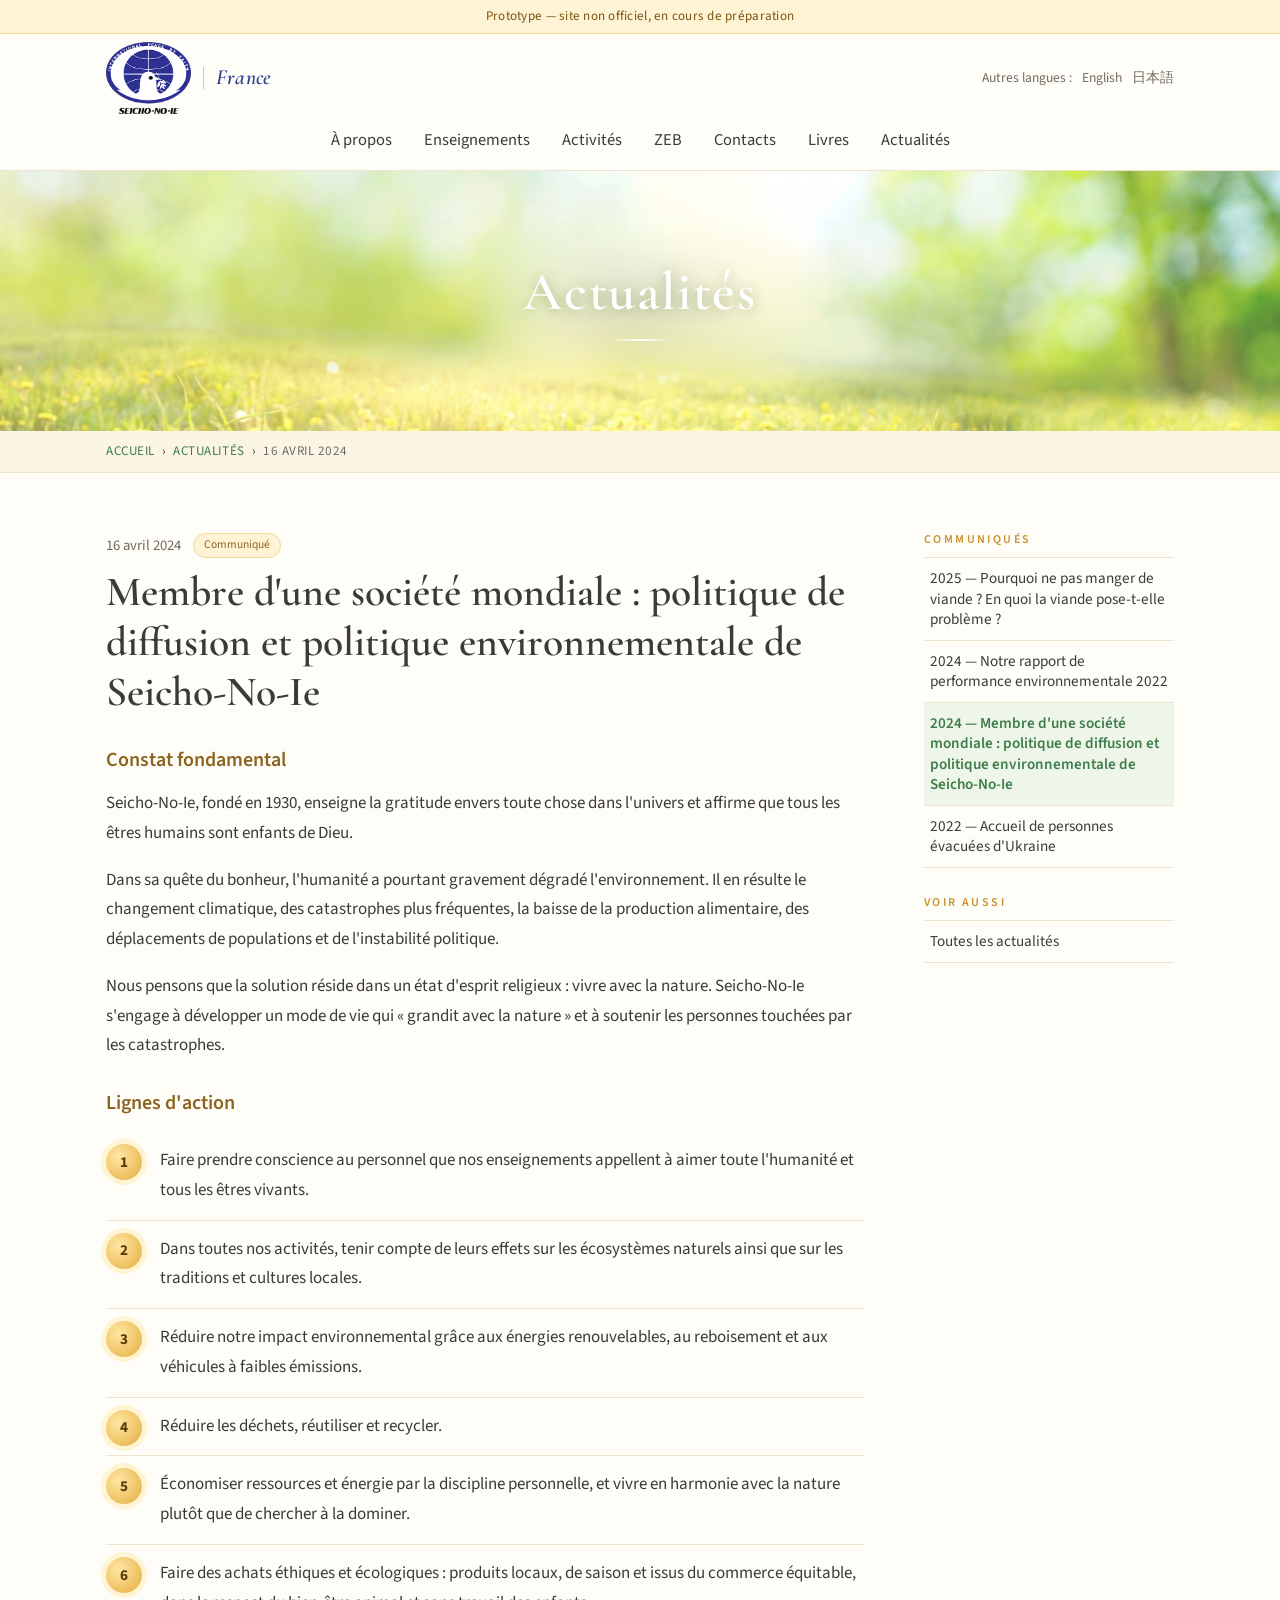
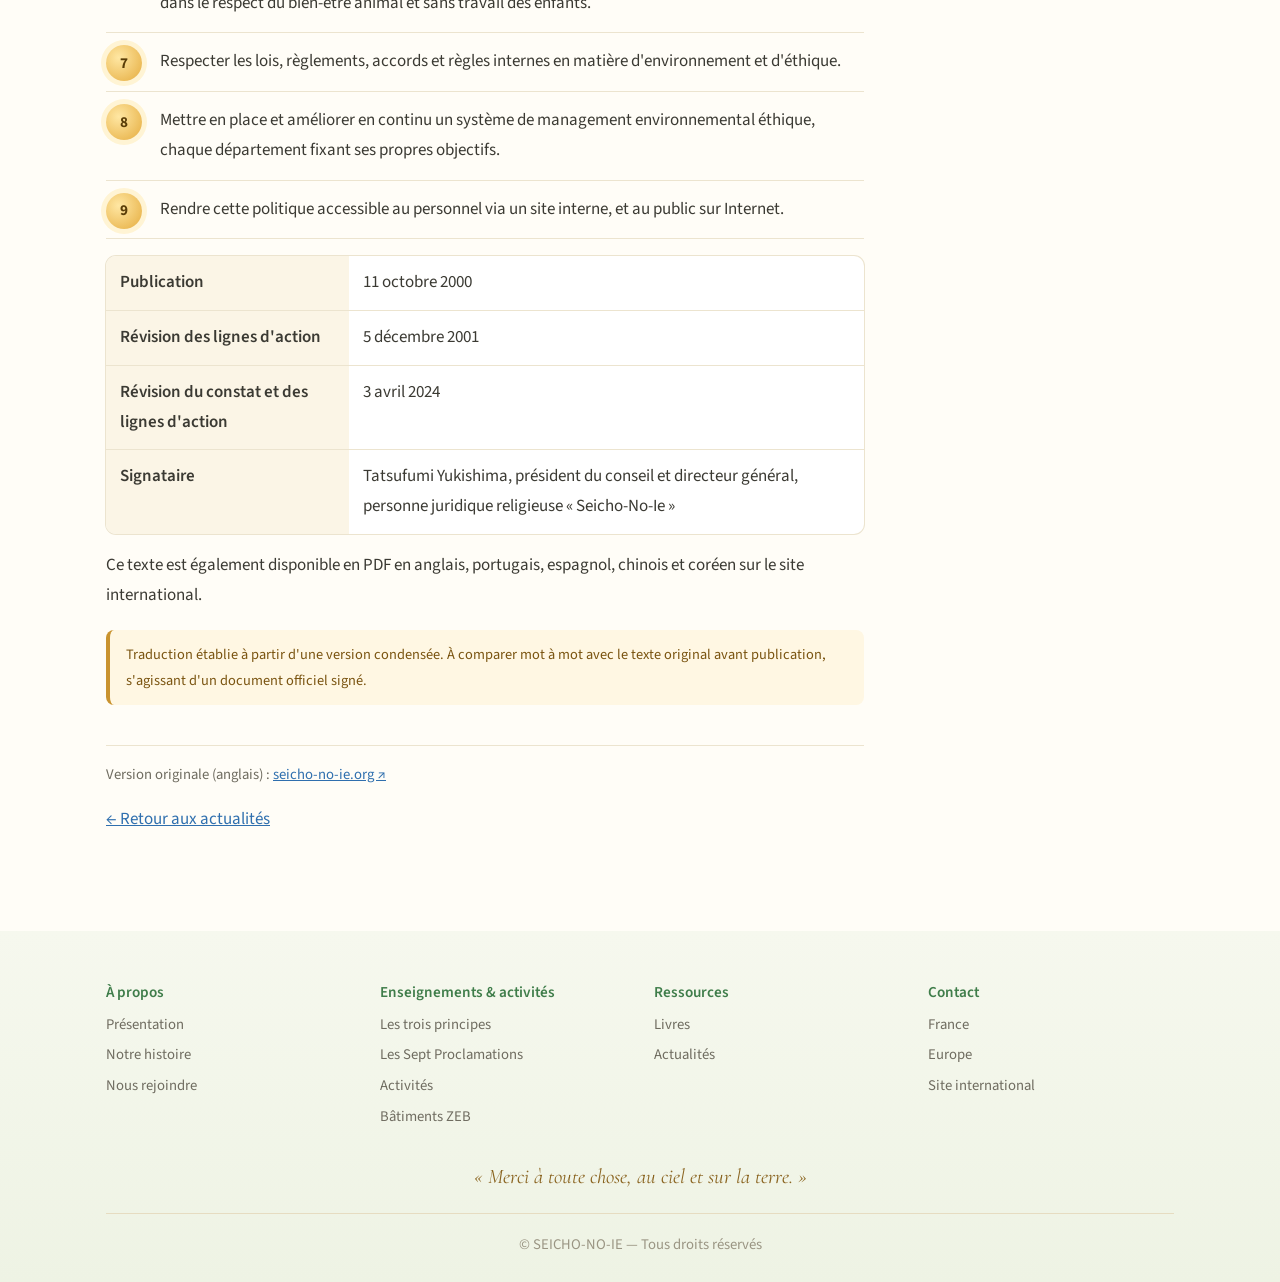
<file: communique-2024-04-politique-environnementale.html>
<!doctype html>
<html lang="fr">
<head>
<meta charset="utf-8">
<meta name="viewport" content="width=device-width, initial-scale=1">
<meta name="color-scheme" content="light">
<meta name="robots" content="noindex, nofollow">
<meta name="theme-color" content="#fdf8ec">
<title>Membre d'une société mondiale : politique de diffusion et politique environnementale de Seicho-No-Ie — Seicho-No-Ie France</title>
<meta name="description" content="Membre d'une société mondiale : politique de diffusion et politique environnementale de Seicho-No-Ie">
<link rel="preconnect" href="https://fonts.googleapis.com">
<link href="https://fonts.googleapis.com/css2?family=Cormorant+Garamond:ital,wght@0,500;0,600;0,700;1,500&family=Montserrat:ital,wght@0,600;0,800;1,800&family=Source+Sans+3:wght@400;500;600;700&display=swap" rel="stylesheet">
<link rel="stylesheet" href="style.css">
</head>
<body>
<div class="proto">Prototype — site non officiel, en cours de préparation</div>
<header>
  <div class="wrap top">
    <a class="logo" href="index.html"><img src="img/logo-seicho-no-ie.png" alt="Seicho-No-Ie — International Peace by Faith"><span class="fr">France</span></a>
    <div class="lang">Autres langues :<a href="https://www.seicho-no-ie.org/eng/">English</a><a href="https://www.jp.seicho-no-ie.org">日本語</a></div>
    <button class="burger" aria-label="Menu" onclick="document.getElementById('menu').classList.toggle('open')">☰</button>
  </div>
  <nav><ul id="menu"><li><a href="a-propos.html">À propos</a></li><li><a href="enseignements.html">Enseignements</a></li><li><a href="activites.html">Activités</a></li><li><a href="zeb.html">ZEB</a></li><li><a href="contact.html">Contacts</a></li><li><a href="livres.html">Livres</a></li><li><a href="actualites.html">Actualités</a></li></ul></nav>
</header>
<div class="banner"><h1>Actualités</h1></div><div class="crumb"><div class="wrap"><a href="index.html">ACCUEIL</a> &nbsp;›&nbsp; <a href="actualites.html">ACTUALITÉS</a> &nbsp;›&nbsp; <span>16 AVRIL 2024</span></div></div>
<main><div class="wrap layout"><div class="content"><article>
<p class="meta"><time datetime="2024-04-16">16 avril 2024</time><span class="tag">Communiqué</span></p>
<h2 class="art-title">Membre d'une société mondiale : politique de diffusion et politique environnementale de Seicho-No-Ie</h2>

<h3>Constat fondamental</h3>
<p>Seicho-No-Ie, fondé en 1930, enseigne la gratitude envers toute chose dans l'univers et affirme que tous les êtres humains sont enfants de Dieu.</p>
<p>Dans sa quête du bonheur, l'humanité a pourtant gravement dégradé l'environnement. Il en résulte le changement climatique, des catastrophes plus fréquentes, la baisse de la production alimentaire, des déplacements de populations et de l'instabilité politique.</p>
<p>Nous pensons que la solution réside dans un état d'esprit religieux : vivre avec la nature. Seicho-No-Ie s'engage à développer un mode de vie qui « grandit avec la nature » et à soutenir les personnes touchées par les catastrophes.</p>

<h3>Lignes d'action</h3>
<ol class="steps">
<li>Faire prendre conscience au personnel que nos enseignements appellent à aimer toute l'humanité et tous les êtres vivants.</li>
<li>Dans toutes nos activités, tenir compte de leurs effets sur les écosystèmes naturels ainsi que sur les traditions et cultures locales.</li>
<li>Réduire notre impact environnemental grâce aux énergies renouvelables, au reboisement et aux véhicules à faibles émissions.</li>
<li>Réduire les déchets, réutiliser et recycler.</li>
<li>Économiser ressources et énergie par la discipline personnelle, et vivre en harmonie avec la nature plutôt que de chercher à la dominer.</li>
<li>Faire des achats éthiques et écologiques : produits locaux, de saison et issus du commerce équitable, dans le respect du bien-être animal et sans travail des enfants.</li>
<li>Respecter les lois, règlements, accords et règles internes en matière d'environnement et d'éthique.</li>
<li>Mettre en place et améliorer en continu un système de management environnemental éthique, chaque département fixant ses propres objectifs.</li>
<li>Rendre cette politique accessible au personnel via un site interne, et au public sur Internet.</li>
</ol>

<table class="facts">
<tr><th>Publication</th><td>11 octobre 2000</td></tr>
<tr><th>Révision des lignes d'action</th><td>5 décembre 2001</td></tr>
<tr><th>Révision du constat et des lignes d'action</th><td>3 avril 2024</td></tr>
<tr><th>Signataire</th><td>Tatsufumi Yukishima, président du conseil et directeur général, personne juridique religieuse « Seicho-No-Ie »</td></tr>
</table>
<p>Ce texte est également disponible en PDF en anglais, portugais, espagnol, chinois et coréen sur le site international.</p>
<div class="todo">Traduction établie à partir d'une version condensée. À comparer mot à mot avec le texte original avant publication, s'agissant d'un document officiel signé.</div>

<p class="source">Version originale (anglais) : <a href="https://www.seicho-no-ie.org/eng/news/news_202404/" target="_blank" rel="noopener">seicho-no-ie.org ↗</a></p>
<p><a href="actualites.html">← Retour aux actualités</a></p>
</article></div><aside class="side"><h4>Communiqués</h4><ul><li><a href="communique-2025-07-sans-viande.html">2025 — Pourquoi ne pas manger de viande ? En quoi la viande pose-t-elle problème ?</a></li><li><a href="communique-2024-05-rapport-environnemental.html">2024 — Notre rapport de performance environnementale 2022</a></li><li><a href="communique-2024-04-politique-environnementale.html" class="on">2024 — Membre d'une société mondiale : politique de diffusion et politique environnementale de Seicho-No-Ie</a></li><li><a href="communique-2022-04-ukraine.html">2022 — Accueil de personnes évacuées d'Ukraine</a></li></ul><h4>Voir aussi</h4><ul><li><a href="actualites.html">Toutes les actualités</a></li></ul></aside></div></main>
<footer>
  <div class="wrap">
    <div class="cols">
      <div><h4>À propos</h4><ul>
        <li><a href="a-propos.html">Présentation</a></li>
        <li><a href="a-propos.html#histoire">Notre histoire</a></li>
        <li><a href="a-propos.html#rejoindre">Nous rejoindre</a></li></ul></div>
      <div><h4>Enseignements & activités</h4><ul>
        <li><a href="enseignements.html">Les trois principes</a></li>
        <li><a href="enseignements.html#sept-proclamations">Les Sept Proclamations</a></li>
        <li><a href="activites.html">Activités</a></li>
        <li><a href="zeb.html">Bâtiments ZEB</a></li></ul></div>
      <div><h4>Ressources</h4><ul>
        <li><a href="livres.html">Livres</a></li>
        <li><a href="actualites.html">Actualités</a></li></ul></div>
      <div><h4>Contact</h4><ul>
        <li><a href="contact.html#france">France</a></li>
        <li><a href="contact.html#europe">Europe</a></li>
        <li><a href="https://www.seicho-no-ie.org/eng/">Site international</a></li></ul></div>
    </div>
    <p class="blessing">« Merci à toute chose, au ciel et sur la terre. »</p>
    <div class="copy">© SEICHO-NO-IE — Tous droits réservés</div>
  </div>
</footer>
</body>
</html>
</file>
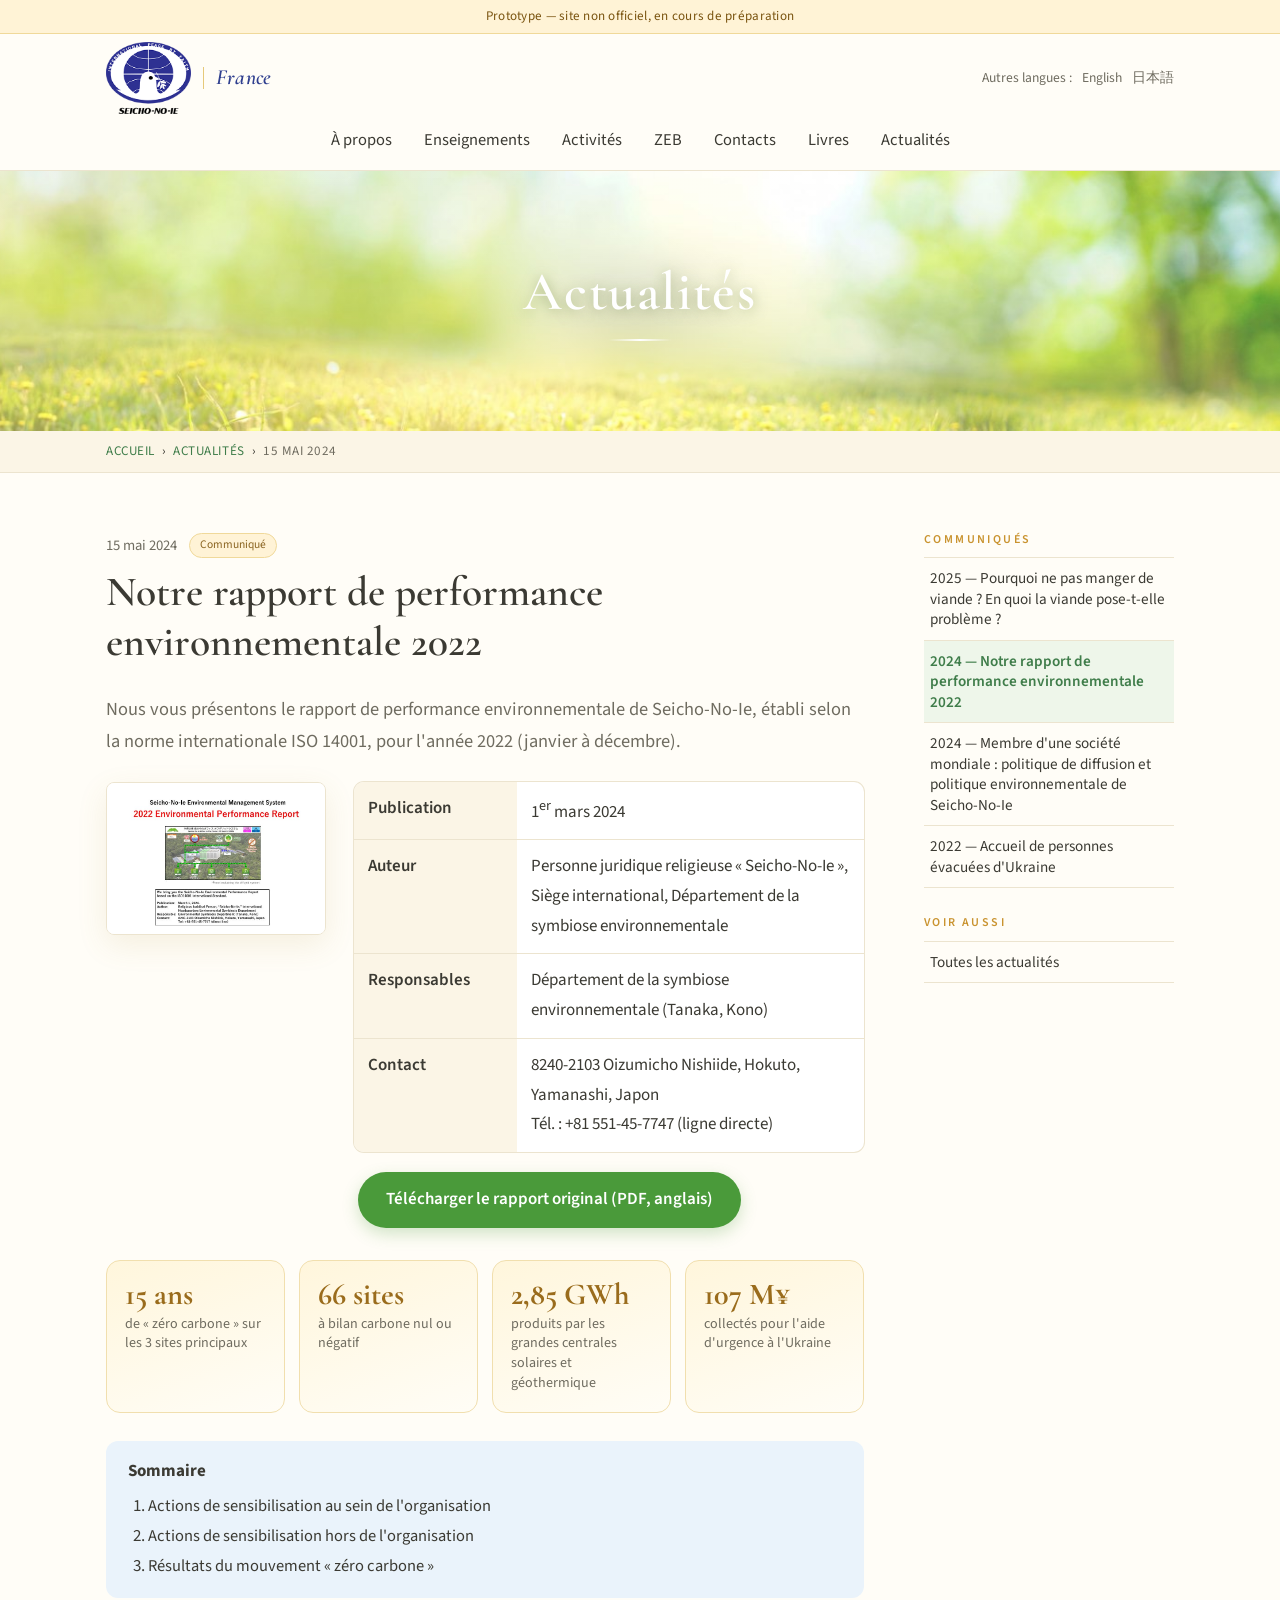
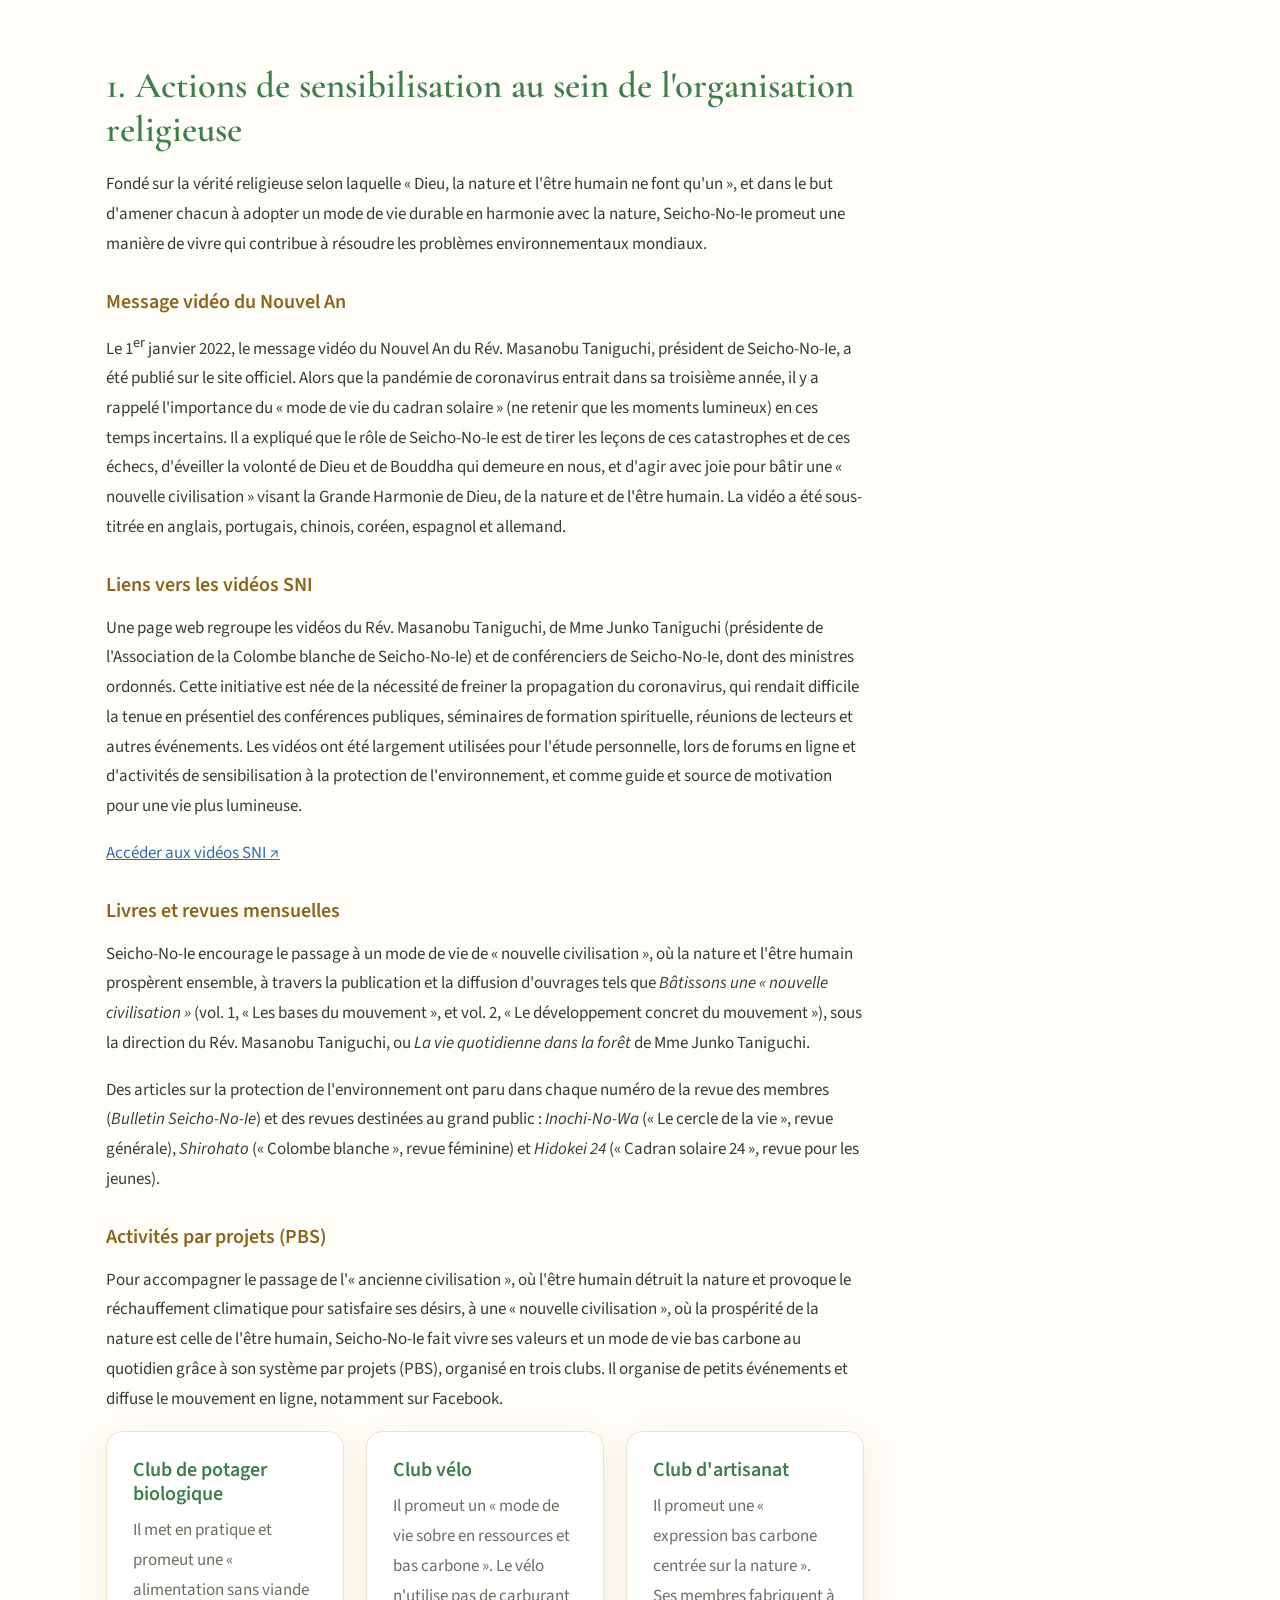
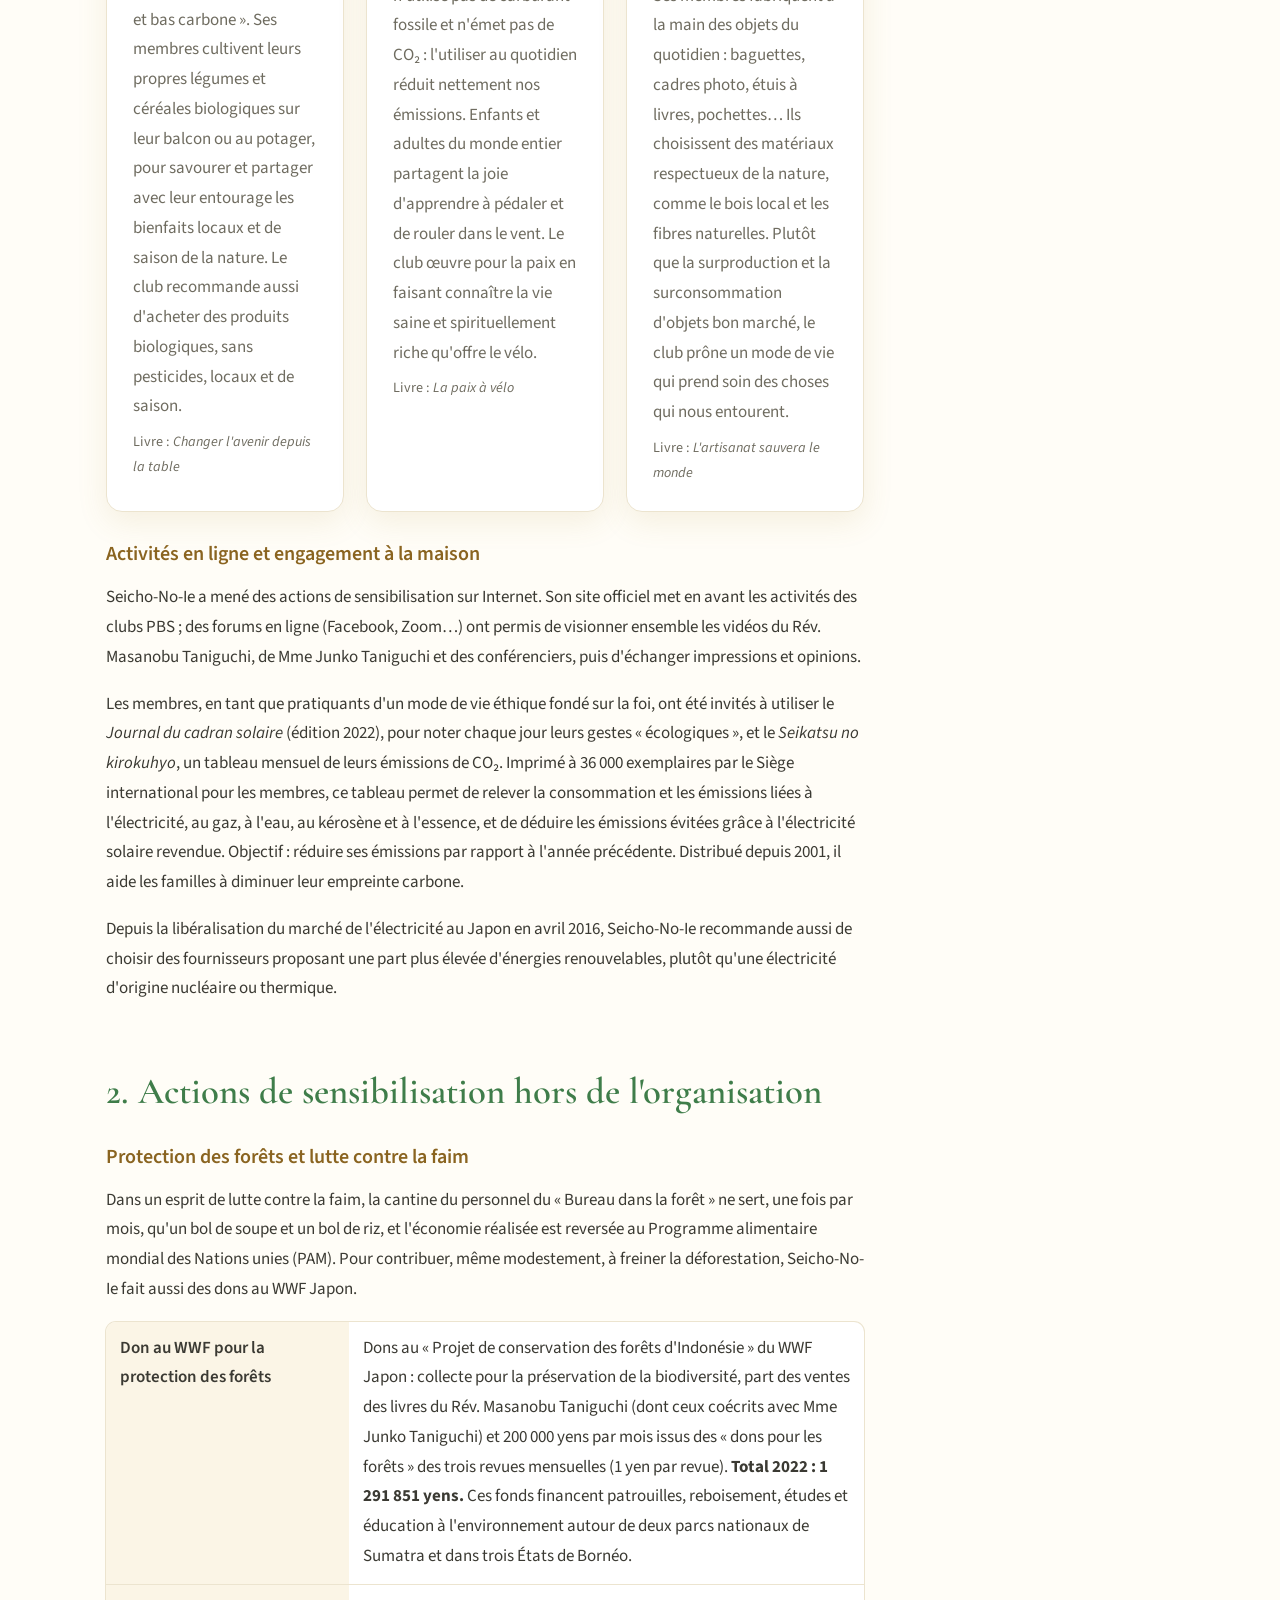
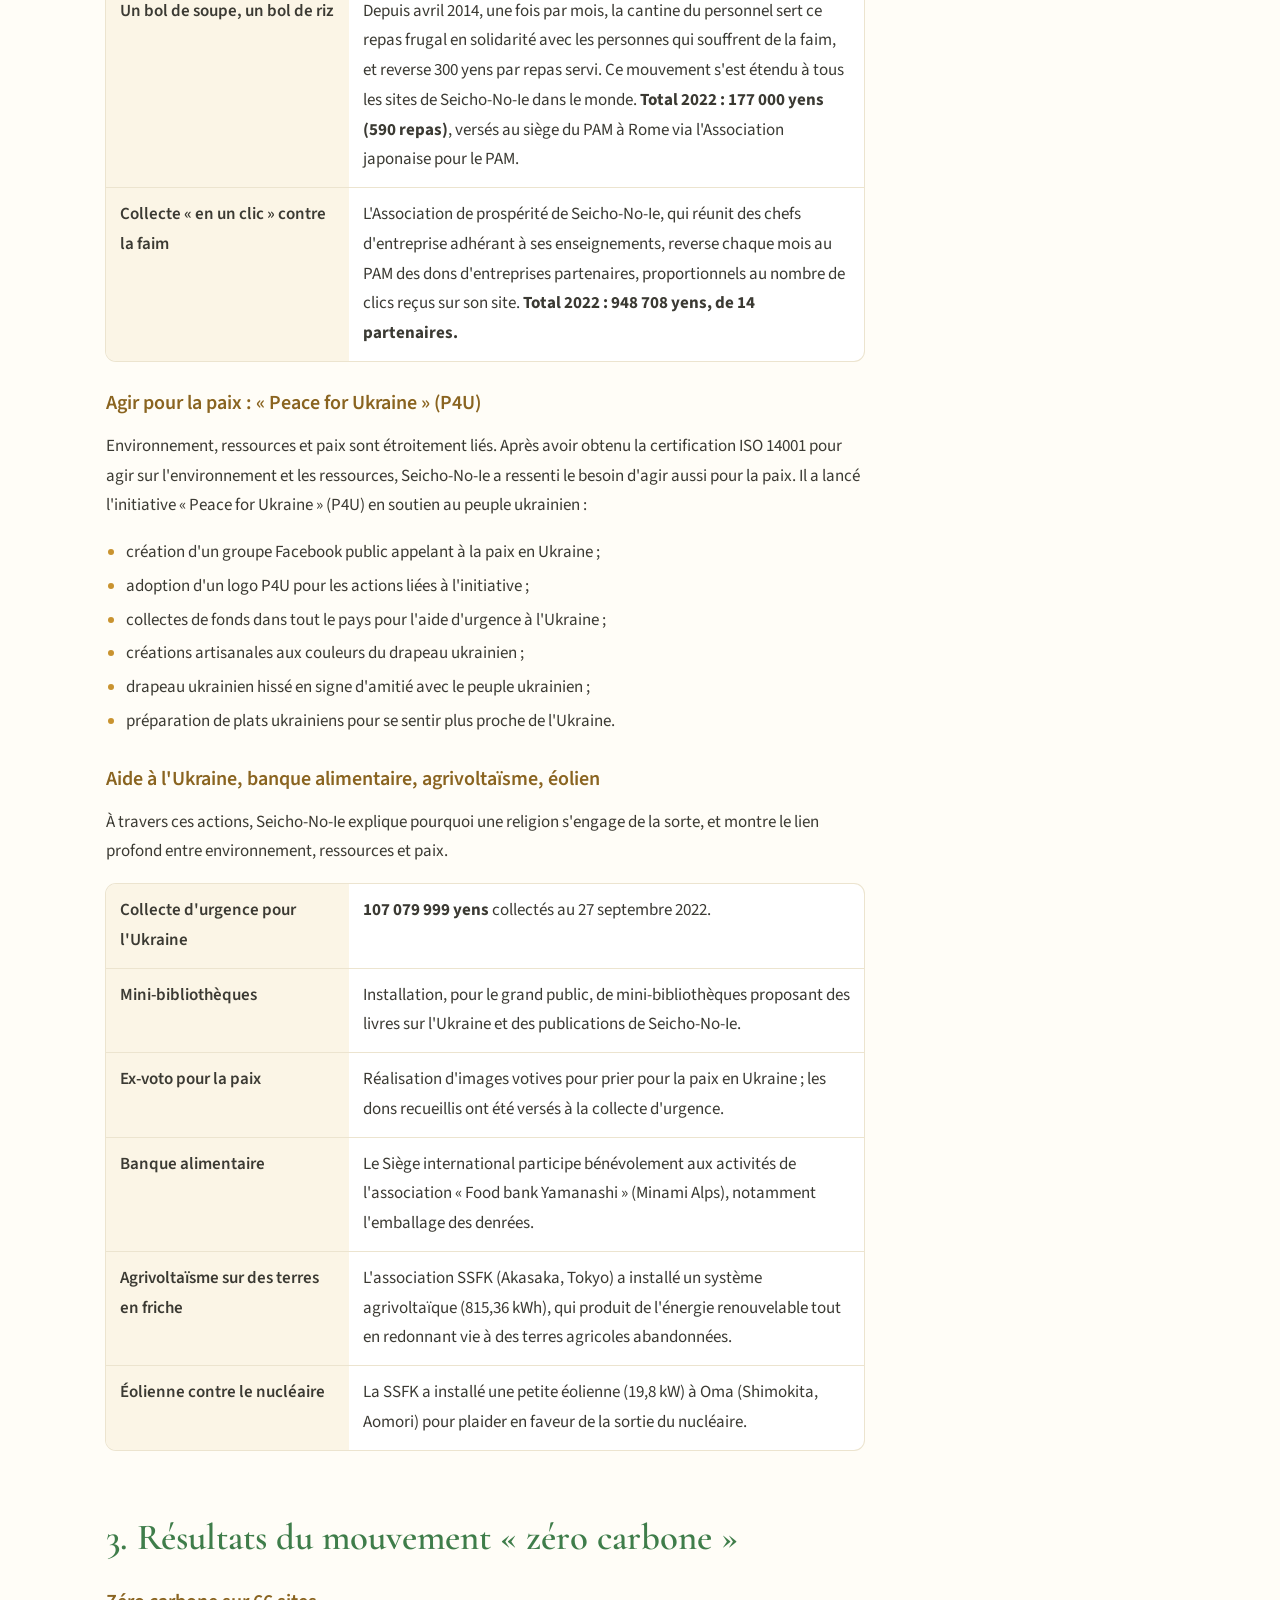
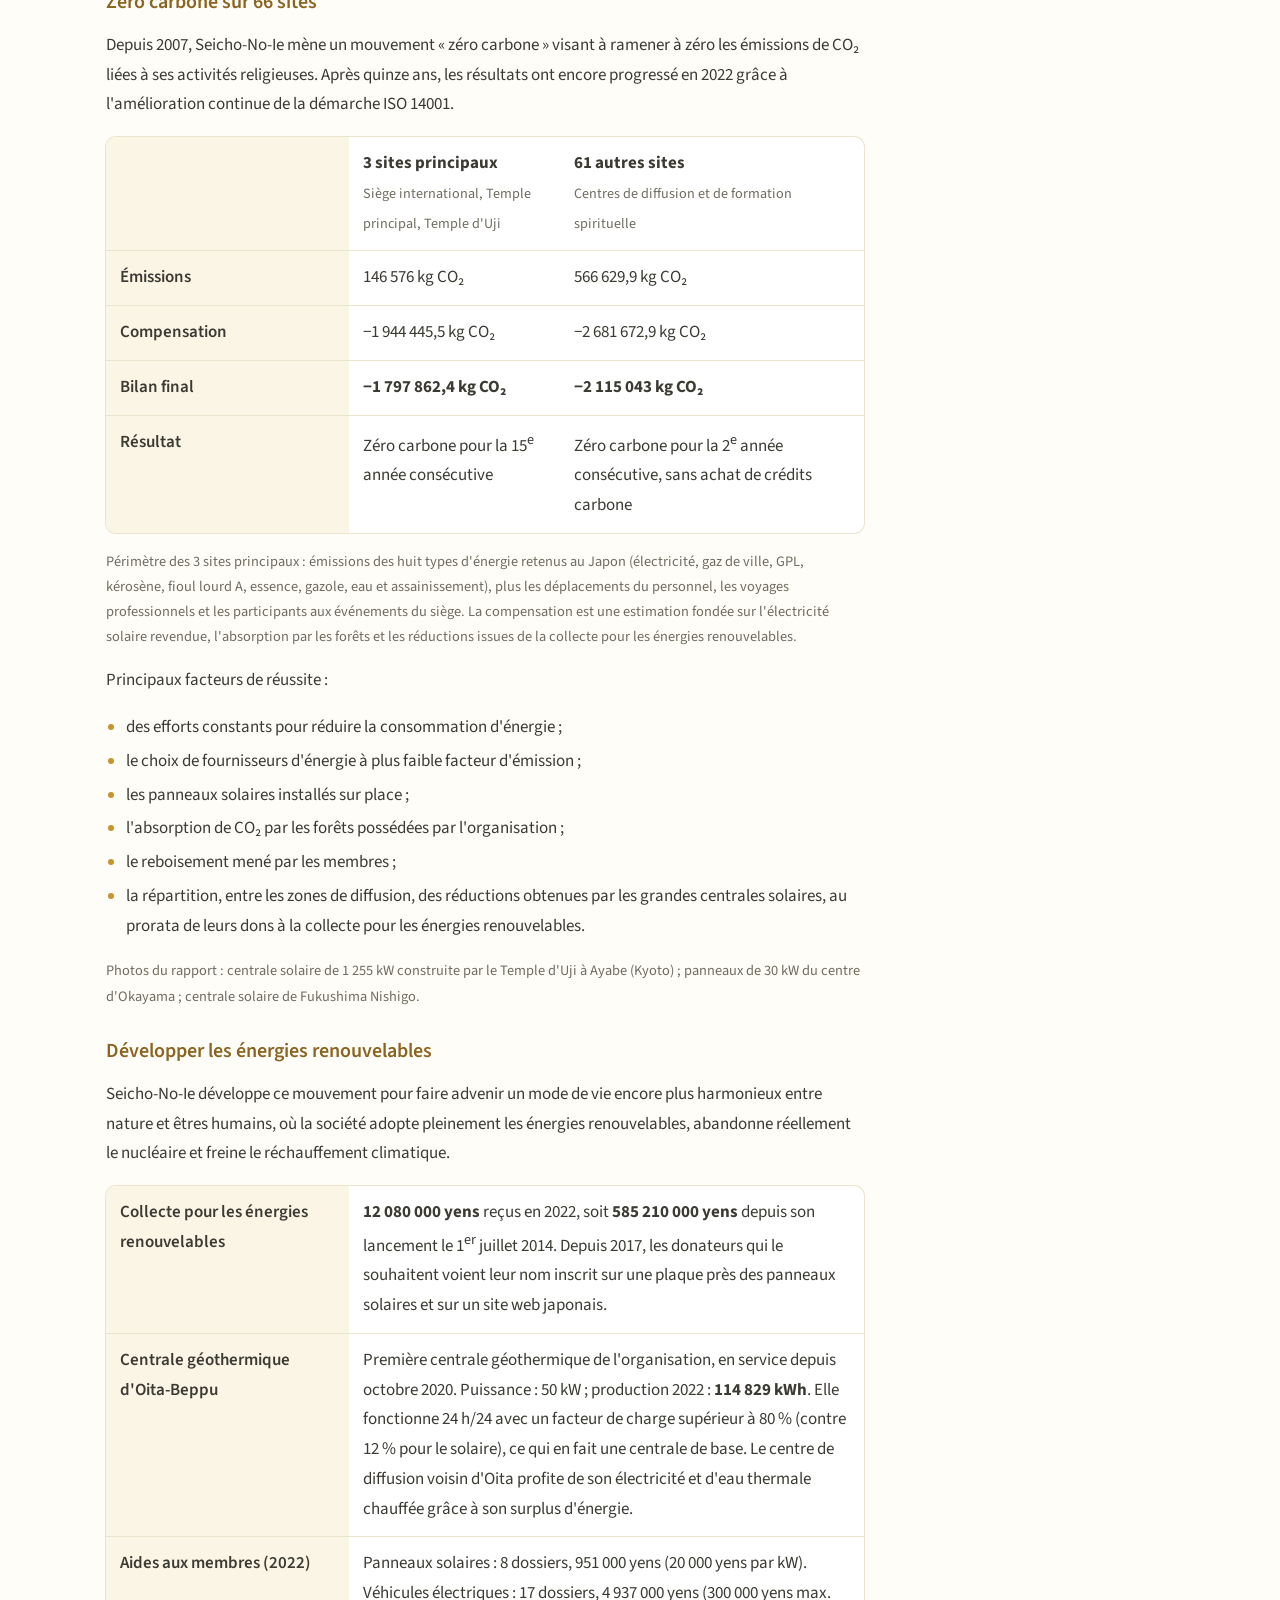
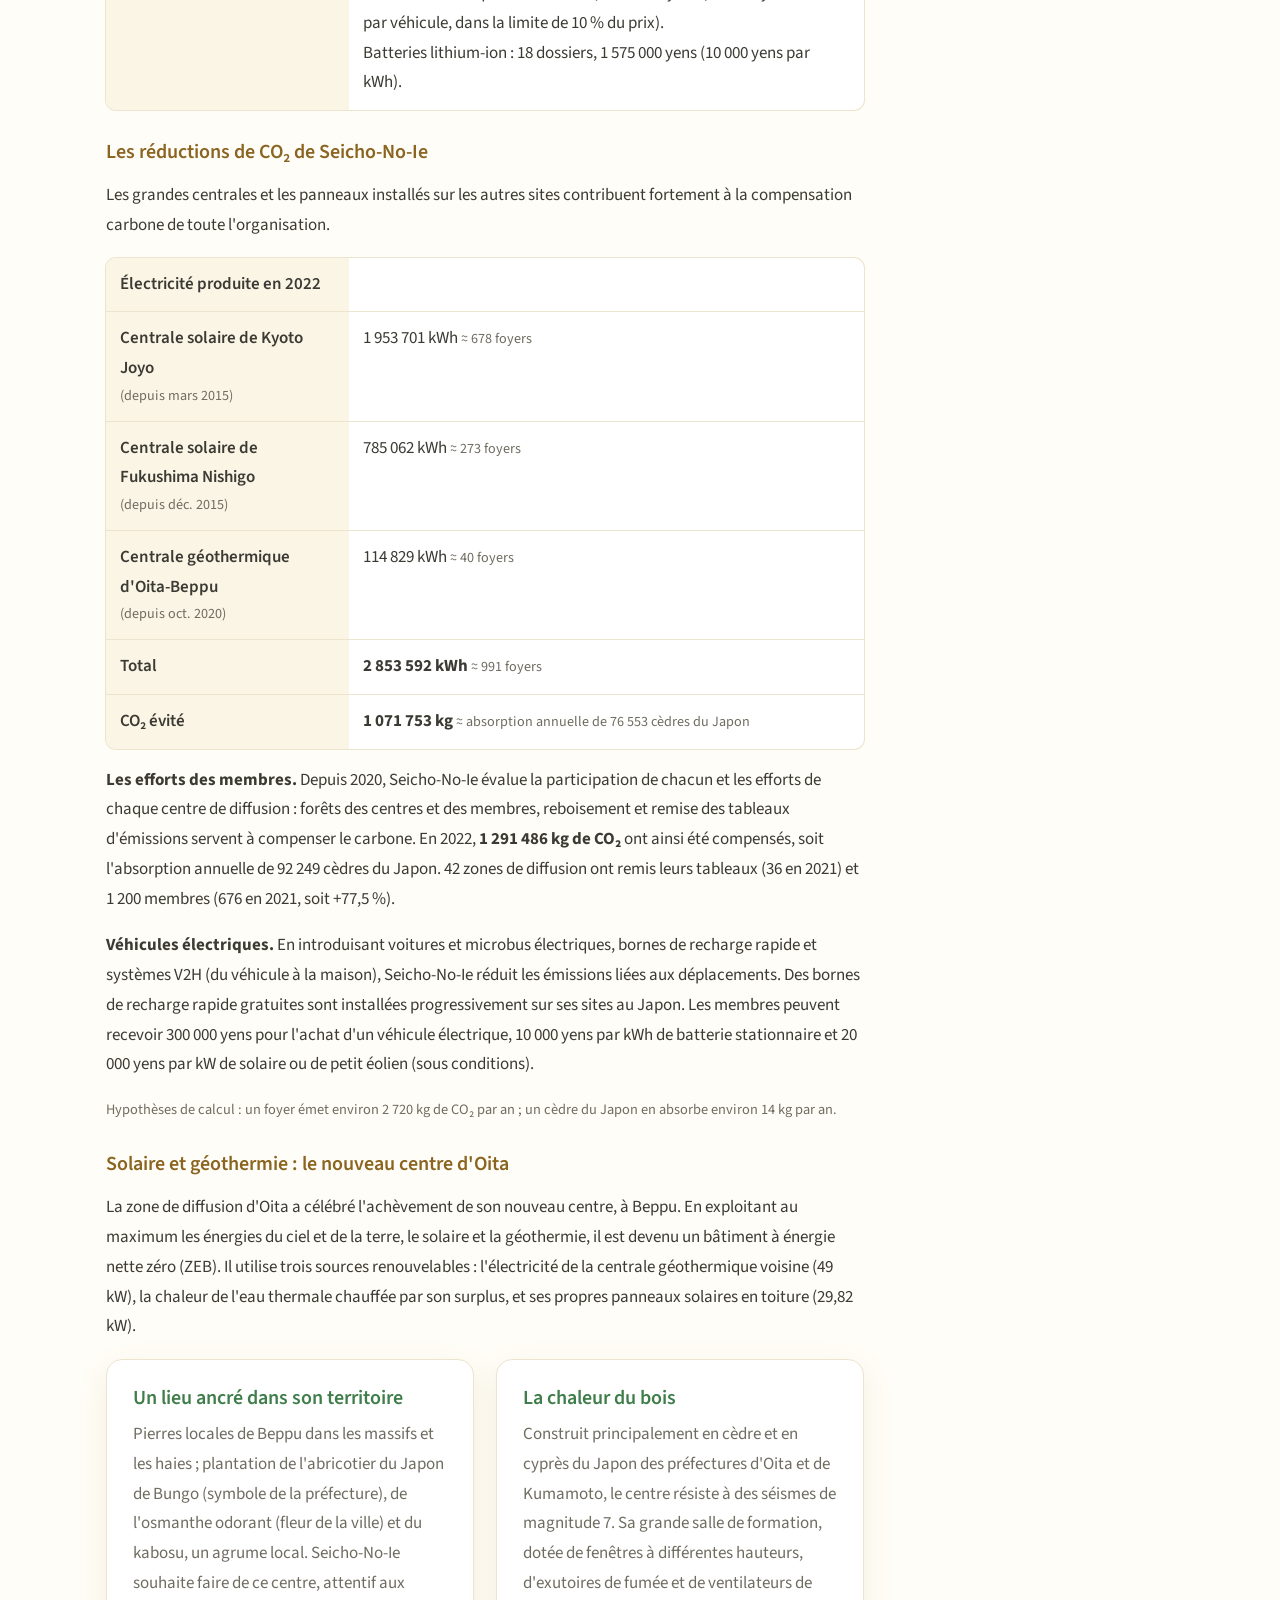
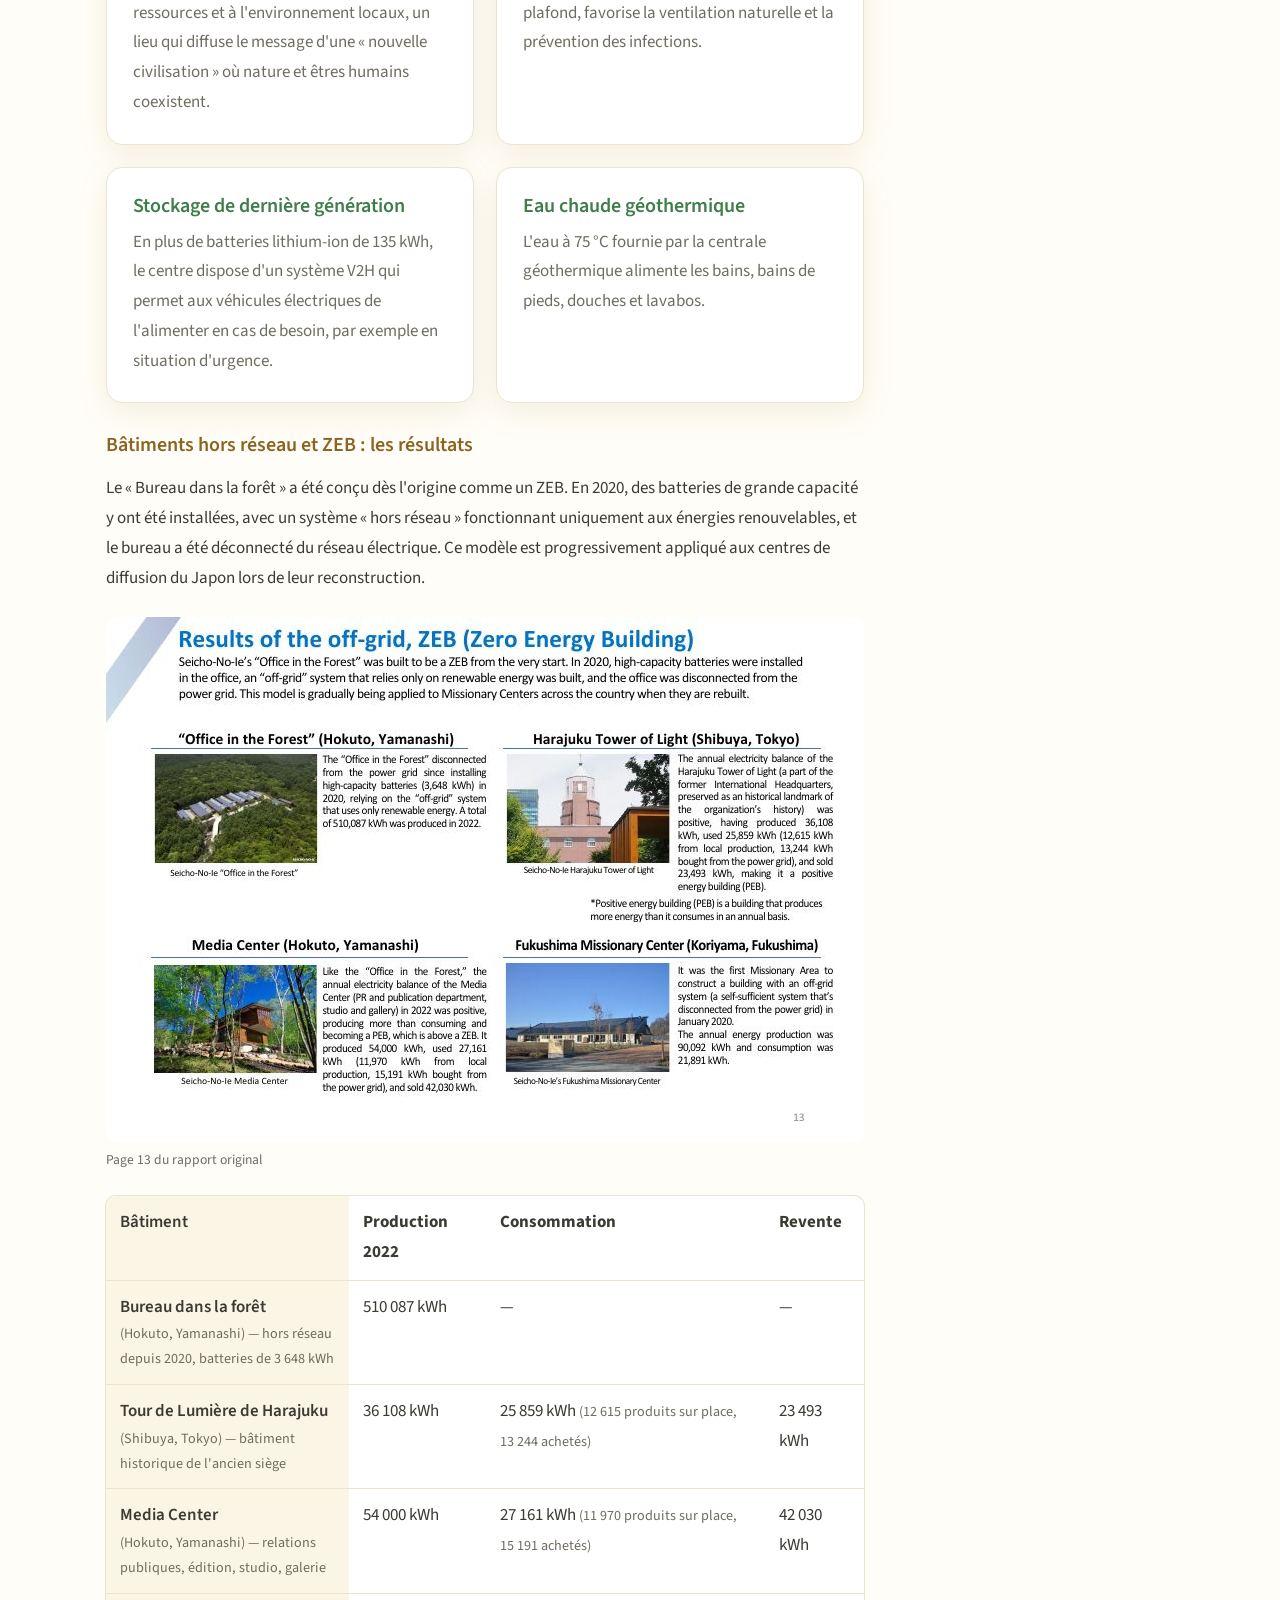
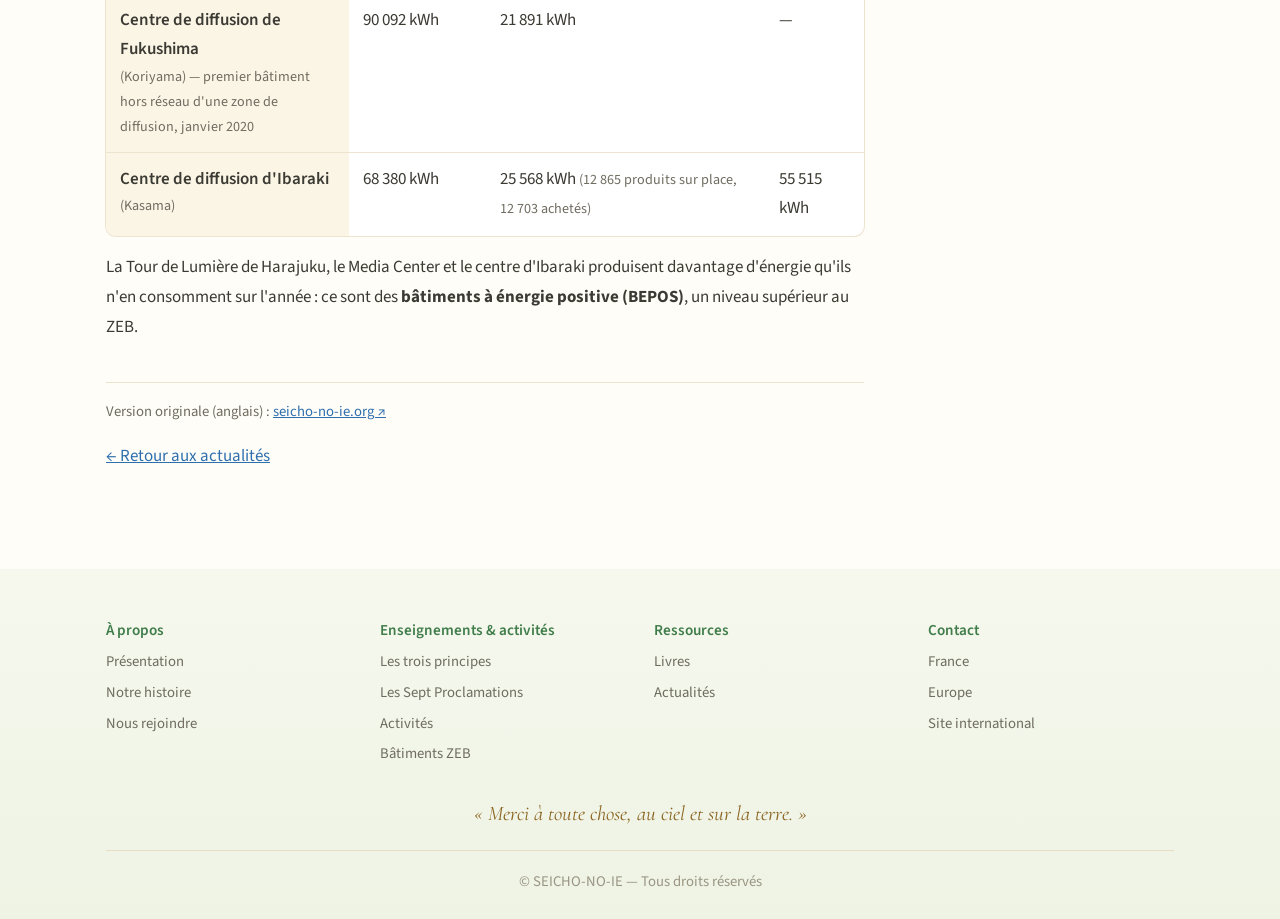
<file: communique-2024-05-rapport-environnemental.html>
<!doctype html>
<html lang="fr">
<head>
<meta charset="utf-8">
<meta name="viewport" content="width=device-width, initial-scale=1">
<meta name="color-scheme" content="light">
<meta name="robots" content="noindex, nofollow">
<meta name="theme-color" content="#fdf8ec">
<title>Notre rapport de performance environnementale 2022 — Seicho-No-Ie France</title>
<meta name="description" content="Notre rapport de performance environnementale 2022">
<link rel="preconnect" href="https://fonts.googleapis.com">
<link href="https://fonts.googleapis.com/css2?family=Cormorant+Garamond:ital,wght@0,500;0,600;0,700;1,500&family=Montserrat:ital,wght@0,600;0,800;1,800&family=Source+Sans+3:wght@400;500;600;700&display=swap" rel="stylesheet">
<link rel="stylesheet" href="style.css">
</head>
<body>
<div class="proto">Prototype — site non officiel, en cours de préparation</div>
<header>
  <div class="wrap top">
    <a class="logo" href="index.html"><img src="img/logo-seicho-no-ie.png" alt="Seicho-No-Ie — International Peace by Faith"><span class="fr">France</span></a>
    <div class="lang">Autres langues :<a href="https://www.seicho-no-ie.org/eng/">English</a><a href="https://www.jp.seicho-no-ie.org">日本語</a></div>
    <button class="burger" aria-label="Menu" onclick="document.getElementById('menu').classList.toggle('open')">☰</button>
  </div>
  <nav><ul id="menu"><li><a href="a-propos.html">À propos</a></li><li><a href="enseignements.html">Enseignements</a></li><li><a href="activites.html">Activités</a></li><li><a href="zeb.html">ZEB</a></li><li><a href="contact.html">Contacts</a></li><li><a href="livres.html">Livres</a></li><li><a href="actualites.html">Actualités</a></li></ul></nav>
</header>
<div class="banner"><h1>Actualités</h1></div><div class="crumb"><div class="wrap"><a href="index.html">ACCUEIL</a> &nbsp;›&nbsp; <a href="actualites.html">ACTUALITÉS</a> &nbsp;›&nbsp; <span>15 MAI 2024</span></div></div>
<main><div class="wrap layout"><div class="content"><article>
<p class="meta"><time datetime="2024-05-15">15 mai 2024</time><span class="tag">Communiqué</span></p>
<h2 class="art-title">Notre rapport de performance environnementale 2022</h2>

<p class="lead">Nous vous présentons le rapport de performance environnementale de Seicho-No-Ie, établi selon la norme internationale ISO 14001, pour l'année 2022 (janvier à décembre).</p>

<div class="report-head">
  <a href="https://www.seicho-no-ie.org/eng/wp-content/uploads/2022_sni_performance_report_en.pdf" target="_blank" rel="noopener"><img src="img/rapport-2022-couverture-01.jpg" alt="Couverture du rapport de performance environnementale 2022" loading="lazy"></a>
  <div>
    <table class="facts"><tr><th>Publication</th><td>1<sup>er</sup> mars 2024</td></tr><tr><th>Auteur</th><td>Personne juridique religieuse « Seicho-No-Ie », Siège international, Département de la symbiose environnementale</td></tr><tr><th>Responsables</th><td>Département de la symbiose environnementale (Tanaka, Kono)</td></tr><tr><th>Contact</th><td>8240-2103 Oizumicho Nishiide, Hokuto, Yamanashi, Japon<br>Tél. : +81 551-45-7747 (ligne directe)</td></tr></table>
    <a class="btn green" href="https://www.seicho-no-ie.org/eng/wp-content/uploads/2022_sni_performance_report_en.pdf" target="_blank" rel="noopener">Télécharger le rapport original (PDF, anglais)</a>
  </div>
</div>

<div class="stats">
  <div><b>15 ans</b><span>de « zéro carbone » sur les 3 sites principaux</span></div>
  <div><b>66 sites</b><span>à bilan carbone nul ou négatif</span></div>
  <div><b>2,85 GWh</b><span>produits par les grandes centrales solaires et géothermique</span></div>
  <div><b>107 M¥</b><span>collectés pour l'aide d'urgence à l'Ukraine</span></div>
</div>

<nav class="toc"><b>Sommaire</b>
<ol>
<li><a href="#r1">Actions de sensibilisation au sein de l'organisation</a></li>
<li><a href="#r2">Actions de sensibilisation hors de l'organisation</a></li>
<li><a href="#r3">Résultats du mouvement « zéro carbone »</a></li>
</ol></nav>

<h2 id="r1">1. Actions de sensibilisation au sein de l'organisation religieuse</h2>
<p>Fondé sur la vérité religieuse selon laquelle « Dieu, la nature et l'être humain ne font qu'un », et dans le but d'amener chacun à adopter un mode de vie durable en harmonie avec la nature, Seicho-No-Ie promeut une manière de vivre qui contribue à résoudre les problèmes environnementaux mondiaux.</p>

<h3>Message vidéo du Nouvel An</h3>
<p>Le 1<sup>er</sup> janvier 2022, le message vidéo du Nouvel An du Rév. Masanobu Taniguchi, président de Seicho-No-Ie, a été publié sur le site officiel. Alors que la pandémie de coronavirus entrait dans sa troisième année, il y a rappelé l'importance du « mode de vie du cadran solaire » (ne retenir que les moments lumineux) en ces temps incertains. Il a expliqué que le rôle de Seicho-No-Ie est de tirer les leçons de ces catastrophes et de ces échecs, d'éveiller la volonté de Dieu et de Bouddha qui demeure en nous, et d'agir avec joie pour bâtir une « nouvelle civilisation » visant la Grande Harmonie de Dieu, de la nature et de l'être humain. La vidéo a été sous-titrée en anglais, portugais, chinois, coréen, espagnol et allemand.</p>

<h3>Liens vers les vidéos SNI</h3>
<p>Une page web regroupe les vidéos du Rév. Masanobu Taniguchi, de Mme Junko Taniguchi (présidente de l'Association de la Colombe blanche de Seicho-No-Ie) et de conférenciers de Seicho-No-Ie, dont des ministres ordonnés. Cette initiative est née de la nécessité de freiner la propagation du coronavirus, qui rendait difficile la tenue en présentiel des conférences publiques, séminaires de formation spirituelle, réunions de lecteurs et autres événements. Les vidéos ont été largement utilisées pour l'étude personnelle, lors de forums en ligne et d'activités de sensibilisation à la protection de l'environnement, et comme guide et source de motivation pour une vie plus lumineuse.</p>
<p><a href="https://snivideolinks.ubemstudygroup.com/" target="_blank" rel="noopener">Accéder aux vidéos SNI ↗</a></p>

<h3>Livres et revues mensuelles</h3>
<p>Seicho-No-Ie encourage le passage à un mode de vie de « nouvelle civilisation », où la nature et l'être humain prospèrent ensemble, à travers la publication et la diffusion d'ouvrages tels que <em>Bâtissons une « nouvelle civilisation »</em> (vol. 1, « Les bases du mouvement », et vol. 2, « Le développement concret du mouvement »), sous la direction du Rév. Masanobu Taniguchi, ou <em>La vie quotidienne dans la forêt</em> de Mme Junko Taniguchi.</p>
<p>Des articles sur la protection de l'environnement ont paru dans chaque numéro de la revue des membres (<em>Bulletin Seicho-No-Ie</em>) et des revues destinées au grand public : <em>Inochi-No-Wa</em> (« Le cercle de la vie », revue générale), <em>Shirohato</em> (« Colombe blanche », revue féminine) et <em>Hidokei 24</em> (« Cadran solaire 24 », revue pour les jeunes).</p>

<h3>Activités par projets (PBS)</h3>
<p>Pour accompagner le passage de l'« ancienne civilisation », où l'être humain détruit la nature et provoque le réchauffement climatique pour satisfaire ses désirs, à une « nouvelle civilisation », où la prospérité de la nature est celle de l'être humain, Seicho-No-Ie fait vivre ses valeurs et un mode de vie bas carbone au quotidien grâce à son système par projets (PBS), organisé en trois clubs. Il organise de petits événements et diffuse le mouvement en ligne, notamment sur Facebook.</p>
<div class="grid g3">
  <div class="card"><h3>Club de potager biologique</h3><p>Il met en pratique et promeut une « alimentation sans viande et bas carbone ». Ses membres cultivent leurs propres légumes et céréales biologiques sur leur balcon ou au potager, pour savourer et partager avec leur entourage les bienfaits locaux et de saison de la nature. Le club recommande aussi d'acheter des produits biologiques, sans pesticides, locaux et de saison.<br><small>Livre : <em>Changer l'avenir depuis la table</em></small></p></div>
  <div class="card"><h3>Club vélo</h3><p>Il promeut un « mode de vie sobre en ressources et bas carbone ». Le vélo n'utilise pas de carburant fossile et n'émet pas de CO₂ : l'utiliser au quotidien réduit nettement nos émissions. Enfants et adultes du monde entier partagent la joie d'apprendre à pédaler et de rouler dans le vent. Le club œuvre pour la paix en faisant connaître la vie saine et spirituellement riche qu'offre le vélo.<br><small>Livre : <em>La paix à vélo</em></small></p></div>
  <div class="card"><h3>Club d'artisanat</h3><p>Il promeut une « expression bas carbone centrée sur la nature ». Ses membres fabriquent à la main des objets du quotidien : baguettes, cadres photo, étuis à livres, pochettes… Ils choisissent des matériaux respectueux de la nature, comme le bois local et les fibres naturelles. Plutôt que la surproduction et la surconsommation d'objets bon marché, le club prône un mode de vie qui prend soin des choses qui nous entourent.<br><small>Livre : <em>L'artisanat sauvera le monde</em></small></p></div>
</div>

<h3>Activités en ligne et engagement à la maison</h3>
<p>Seicho-No-Ie a mené des actions de sensibilisation sur Internet. Son site officiel met en avant les activités des clubs PBS ; des forums en ligne (Facebook, Zoom…) ont permis de visionner ensemble les vidéos du Rév. Masanobu Taniguchi, de Mme Junko Taniguchi et des conférenciers, puis d'échanger impressions et opinions.</p>
<p>Les membres, en tant que pratiquants d'un mode de vie éthique fondé sur la foi, ont été invités à utiliser le <em>Journal du cadran solaire</em> (édition 2022), pour noter chaque jour leurs gestes « écologiques », et le <em>Seikatsu no kirokuhyo</em>, un tableau mensuel de leurs émissions de CO₂. Imprimé à 36 000 exemplaires par le Siège international pour les membres, ce tableau permet de relever la consommation et les émissions liées à l'électricité, au gaz, à l'eau, au kérosène et à l'essence, et de déduire les émissions évitées grâce à l'électricité solaire revendue. Objectif : réduire ses émissions par rapport à l'année précédente. Distribué depuis 2001, il aide les familles à diminuer leur empreinte carbone.</p>
<p>Depuis la libéralisation du marché de l'électricité au Japon en avril 2016, Seicho-No-Ie recommande aussi de choisir des fournisseurs proposant une part plus élevée d'énergies renouvelables, plutôt qu'une électricité d'origine nucléaire ou thermique.</p>

<h2 id="r2">2. Actions de sensibilisation hors de l'organisation</h2>

<h3>Protection des forêts et lutte contre la faim</h3>
<p>Dans un esprit de lutte contre la faim, la cantine du personnel du « Bureau dans la forêt » ne sert, une fois par mois, qu'un bol de soupe et un bol de riz, et l'économie réalisée est reversée au Programme alimentaire mondial des Nations unies (PAM). Pour contribuer, même modestement, à freiner la déforestation, Seicho-No-Ie fait aussi des dons au WWF Japon.</p>
<table class="facts"><tr><th>Don au WWF pour la protection des forêts</th><td>Dons au « Projet de conservation des forêts d'Indonésie » du WWF Japon : collecte pour la préservation de la biodiversité, part des ventes des livres du Rév. Masanobu Taniguchi (dont ceux coécrits avec Mme Junko Taniguchi) et 200 000 yens par mois issus des « dons pour les forêts » des trois revues mensuelles (1 yen par revue). <b>Total 2022 : 1 291 851 yens.</b> Ces fonds financent patrouilles, reboisement, études et éducation à l'environnement autour de deux parcs nationaux de Sumatra et dans trois États de Bornéo.</td></tr><tr><th>Un bol de soupe, un bol de riz</th><td>Depuis avril 2014, une fois par mois, la cantine du personnel sert ce repas frugal en solidarité avec les personnes qui souffrent de la faim, et reverse 300 yens par repas servi. Ce mouvement s'est étendu à tous les sites de Seicho-No-Ie dans le monde. <b>Total 2022 : 177 000 yens (590 repas)</b>, versés au siège du PAM à Rome via l'Association japonaise pour le PAM.</td></tr><tr><th>Collecte « en un clic » contre la faim</th><td>L'Association de prospérité de Seicho-No-Ie, qui réunit des chefs d'entreprise adhérant à ses enseignements, reverse chaque mois au PAM des dons d'entreprises partenaires, proportionnels au nombre de clics reçus sur son site. <b>Total 2022 : 948 708 yens, de 14 partenaires.</b></td></tr></table>

<h3>Agir pour la paix : « Peace for Ukraine » (P4U)</h3>
<p>Environnement, ressources et paix sont étroitement liés. Après avoir obtenu la certification ISO 14001 pour agir sur l'environnement et les ressources, Seicho-No-Ie a ressenti le besoin d'agir aussi pour la paix. Il a lancé l'initiative « Peace for Ukraine » (P4U) en soutien au peuple ukrainien :</p>
<ul class="checks">
<li>création d'un groupe Facebook public appelant à la paix en Ukraine ;</li>
<li>adoption d'un logo P4U pour les actions liées à l'initiative ;</li>
<li>collectes de fonds dans tout le pays pour l'aide d'urgence à l'Ukraine ;</li>
<li>créations artisanales aux couleurs du drapeau ukrainien ;</li>
<li>drapeau ukrainien hissé en signe d'amitié avec le peuple ukrainien ;</li>
<li>préparation de plats ukrainiens pour se sentir plus proche de l'Ukraine.</li>
</ul>

<h3>Aide à l'Ukraine, banque alimentaire, agrivoltaïsme, éolien</h3>
<p>À travers ces actions, Seicho-No-Ie explique pourquoi une religion s'engage de la sorte, et montre le lien profond entre environnement, ressources et paix.</p>
<table class="facts"><tr><th>Collecte d'urgence pour l'Ukraine</th><td><b>107 079 999 yens</b> collectés au 27 septembre 2022.</td></tr><tr><th>Mini-bibliothèques</th><td>Installation, pour le grand public, de mini-bibliothèques proposant des livres sur l'Ukraine et des publications de Seicho-No-Ie.</td></tr><tr><th>Ex-voto pour la paix</th><td>Réalisation d'images votives pour prier pour la paix en Ukraine ; les dons recueillis ont été versés à la collecte d'urgence.</td></tr><tr><th>Banque alimentaire</th><td>Le Siège international participe bénévolement aux activités de l'association « Food bank Yamanashi » (Minami Alps), notamment l'emballage des denrées.</td></tr><tr><th>Agrivoltaïsme sur des terres en friche</th><td>L'association SSFK (Akasaka, Tokyo) a installé un système agrivoltaïque (815,36 kWh), qui produit de l'énergie renouvelable tout en redonnant vie à des terres agricoles abandonnées.</td></tr><tr><th>Éolienne contre le nucléaire</th><td>La SSFK a installé une petite éolienne (19,8 kW) à Oma (Shimokita, Aomori) pour plaider en faveur de la sortie du nucléaire.</td></tr></table>

<h2 id="r3">3. Résultats du mouvement « zéro carbone »</h2>

<h3>Zéro carbone sur 66 sites</h3>
<p>Depuis 2007, Seicho-No-Ie mène un mouvement « zéro carbone » visant à ramener à zéro les émissions de CO₂ liées à ses activités religieuses. Après quinze ans, les résultats ont encore progressé en 2022 grâce à l'amélioration continue de la démarche ISO 14001.</p>
<table class="facts num">
<tr><th></th><td><b>3 sites principaux</b><br><small>Siège international, Temple principal, Temple d'Uji</small></td><td><b>61 autres sites</b><br><small>Centres de diffusion et de formation spirituelle</small></td></tr>
<tr><th>Émissions</th><td>146 576 kg CO₂</td><td>566 629,9 kg CO₂</td></tr>
<tr><th>Compensation</th><td>−1 944 445,5 kg CO₂</td><td>−2 681 672,9 kg CO₂</td></tr>
<tr><th>Bilan final</th><td><b>−1 797 862,4 kg CO₂</b></td><td><b>−2 115 043 kg CO₂</b></td></tr>
<tr><th>Résultat</th><td>Zéro carbone pour la 15<sup>e</sup> année consécutive</td><td>Zéro carbone pour la 2<sup>e</sup> année consécutive, sans achat de crédits carbone</td></tr>
</table>
<p style="font-size:.9rem;color:var(--muted)">Périmètre des 3 sites principaux : émissions des huit types d'énergie retenus au Japon (électricité, gaz de ville, GPL, kérosène, fioul lourd A, essence, gazole, eau et assainissement), plus les déplacements du personnel, les voyages professionnels et les participants aux événements du siège. La compensation est une estimation fondée sur l'électricité solaire revendue, l'absorption par les forêts et les réductions issues de la collecte pour les énergies renouvelables.</p>
<p>Principaux facteurs de réussite :</p>
<ul class="checks">
<li>des efforts constants pour réduire la consommation d'énergie ;</li>
<li>le choix de fournisseurs d'énergie à plus faible facteur d'émission ;</li>
<li>les panneaux solaires installés sur place ;</li>
<li>l'absorption de CO₂ par les forêts possédées par l'organisation ;</li>
<li>le reboisement mené par les membres ;</li>
<li>la répartition, entre les zones de diffusion, des réductions obtenues par les grandes centrales solaires, au prorata de leurs dons à la collecte pour les énergies renouvelables.</li>
</ul>
<p style="font-size:.9rem;color:var(--muted)">Photos du rapport : centrale solaire de 1 255 kW construite par le Temple d'Uji à Ayabe (Kyoto) ; panneaux de 30 kW du centre d'Okayama ; centrale solaire de Fukushima Nishigo.</p>

<h3>Développer les énergies renouvelables</h3>
<p>Seicho-No-Ie développe ce mouvement pour faire advenir un mode de vie encore plus harmonieux entre nature et êtres humains, où la société adopte pleinement les énergies renouvelables, abandonne réellement le nucléaire et freine le réchauffement climatique.</p>
<table class="facts"><tr><th>Collecte pour les énergies renouvelables</th><td><b>12 080 000 yens</b> reçus en 2022, soit <b>585 210 000 yens</b> depuis son lancement le 1<sup>er</sup> juillet 2014. Depuis 2017, les donateurs qui le souhaitent voient leur nom inscrit sur une plaque près des panneaux solaires et sur un site web japonais.</td></tr><tr><th>Centrale géothermique d'Oita-Beppu</th><td>Première centrale géothermique de l'organisation, en service depuis octobre 2020. Puissance : 50 kW ; production 2022 : <b>114 829 kWh</b>. Elle fonctionne 24 h/24 avec un facteur de charge supérieur à 80 % (contre 12 % pour le solaire), ce qui en fait une centrale de base. Le centre de diffusion voisin d'Oita profite de son électricité et d'eau thermale chauffée grâce à son surplus d'énergie.</td></tr><tr><th>Aides aux membres (2022)</th><td>Panneaux solaires : 8 dossiers, 951 000 yens (20 000 yens par kW).<br>Véhicules électriques : 17 dossiers, 4 937 000 yens (300 000 yens max. par véhicule, dans la limite de 10 % du prix).<br>Batteries lithium-ion : 18 dossiers, 1 575 000 yens (10 000 yens par kWh).</td></tr></table>

<h3>Les réductions de CO₂ de Seicho-No-Ie</h3>
<p>Les grandes centrales et les panneaux installés sur les autres sites contribuent fortement à la compensation carbone de toute l'organisation.</p>
<table class="facts num">
<tr><th>Électricité produite en 2022</th><td></td></tr>
<tr><th>Centrale solaire de Kyoto Joyo <small>(depuis mars 2015)</small></th><td>1 953 701 kWh <small>≈ 678 foyers</small></td></tr>
<tr><th>Centrale solaire de Fukushima Nishigo <small>(depuis déc. 2015)</small></th><td>785 062 kWh <small>≈ 273 foyers</small></td></tr>
<tr><th>Centrale géothermique d'Oita-Beppu <small>(depuis oct. 2020)</small></th><td>114 829 kWh <small>≈ 40 foyers</small></td></tr>
<tr><th>Total</th><td><b>2 853 592 kWh</b> <small>≈ 991 foyers</small></td></tr>
<tr><th>CO₂ évité</th><td><b>1 071 753 kg</b> <small>≈ absorption annuelle de 76 553 cèdres du Japon</small></td></tr>
</table>
<p><b>Les efforts des membres.</b> Depuis 2020, Seicho-No-Ie évalue la participation de chacun et les efforts de chaque centre de diffusion : forêts des centres et des membres, reboisement et remise des tableaux d'émissions servent à compenser le carbone. En 2022, <b>1 291 486 kg de CO₂</b> ont ainsi été compensés, soit l'absorption annuelle de 92 249 cèdres du Japon. 42 zones de diffusion ont remis leurs tableaux (36 en 2021) et 1 200 membres (676 en 2021, soit +77,5 %).</p>
<p><b>Véhicules électriques.</b> En introduisant voitures et microbus électriques, bornes de recharge rapide et systèmes V2H (du véhicule à la maison), Seicho-No-Ie réduit les émissions liées aux déplacements. Des bornes de recharge rapide gratuites sont installées progressivement sur ses sites au Japon. Les membres peuvent recevoir 300 000 yens pour l'achat d'un véhicule électrique, 10 000 yens par kWh de batterie stationnaire et 20 000 yens par kW de solaire ou de petit éolien (sous conditions).</p>
<p style="font-size:.9rem;color:var(--muted)">Hypothèses de calcul : un foyer émet environ 2 720 kg de CO₂ par an ; un cèdre du Japon en absorbe environ 14 kg par an.</p>

<h3>Solaire et géothermie : le nouveau centre d'Oita</h3>
<p>La zone de diffusion d'Oita a célébré l'achèvement de son nouveau centre, à Beppu. En exploitant au maximum les énergies du ciel et de la terre, le solaire et la géothermie, il est devenu un bâtiment à énergie nette zéro (ZEB). Il utilise trois sources renouvelables : l'électricité de la centrale géothermique voisine (49 kW), la chaleur de l'eau thermale chauffée par son surplus, et ses propres panneaux solaires en toiture (29,82 kW).</p>
<div class="grid g2">
  <div class="card"><h3>Un lieu ancré dans son territoire</h3><p>Pierres locales de Beppu dans les massifs et les haies ; plantation de l'abricotier du Japon de Bungo (symbole de la préfecture), de l'osmanthe odorant (fleur de la ville) et du kabosu, un agrume local. Seicho-No-Ie souhaite faire de ce centre, attentif aux ressources et à l'environnement locaux, un lieu qui diffuse le message d'une « nouvelle civilisation » où nature et êtres humains coexistent.</p></div>
  <div class="card"><h3>La chaleur du bois</h3><p>Construit principalement en cèdre et en cyprès du Japon des préfectures d'Oita et de Kumamoto, le centre résiste à des séismes de magnitude 7. Sa grande salle de formation, dotée de fenêtres à différentes hauteurs, d'exutoires de fumée et de ventilateurs de plafond, favorise la ventilation naturelle et la prévention des infections.</p></div>
  <div class="card"><h3>Stockage de dernière génération</h3><p>En plus de batteries lithium-ion de 135 kWh, le centre dispose d'un système V2H qui permet aux véhicules électriques de l'alimenter en cas de besoin, par exemple en situation d'urgence.</p></div>
  <div class="card"><h3>Eau chaude géothermique</h3><p>L'eau à 75 °C fournie par la centrale géothermique alimente les bains, bains de pieds, douches et lavabos.</p></div>
</div>

<h3>Bâtiments hors réseau et ZEB : les résultats</h3>
<p>Le « Bureau dans la forêt » a été conçu dès l'origine comme un ZEB. En 2020, des batteries de grande capacité y ont été installées, avec un système « hors réseau » fonctionnant uniquement aux énergies renouvelables, et le bureau a été déconnecté du réseau électrique. Ce modèle est progressivement appliqué aux centres de diffusion du Japon lors de leur reconstruction.</p>
<figure><img src="img/rapport-2022-zeb-13.jpg" alt="Page du rapport présentant les bâtiments hors réseau et ZEB" loading="lazy"><figcaption>Page 13 du rapport original</figcaption></figure>
<table class="facts num">
<tr><th>Bâtiment</th><td><b>Production 2022</b></td><td><b>Consommation</b></td><td><b>Revente</b></td></tr>
<tr><th>Bureau dans la forêt <small>(Hokuto, Yamanashi) — hors réseau depuis 2020, batteries de 3 648 kWh</small></th><td>510 087 kWh</td><td>—</td><td>—</td></tr>
<tr><th>Tour de Lumière de Harajuku <small>(Shibuya, Tokyo) — bâtiment historique de l'ancien siège</small></th><td>36 108 kWh</td><td>25 859 kWh <small>(12 615 produits sur place, 13 244 achetés)</small></td><td>23 493 kWh</td></tr>
<tr><th>Media Center <small>(Hokuto, Yamanashi) — relations publiques, édition, studio, galerie</small></th><td>54 000 kWh</td><td>27 161 kWh <small>(11 970 produits sur place, 15 191 achetés)</small></td><td>42 030 kWh</td></tr>
<tr><th>Centre de diffusion de Fukushima <small>(Koriyama) — premier bâtiment hors réseau d'une zone de diffusion, janvier 2020</small></th><td>90 092 kWh</td><td>21 891 kWh</td><td>—</td></tr>
<tr><th>Centre de diffusion d'Ibaraki <small>(Kasama)</small></th><td>68 380 kWh</td><td>25 568 kWh <small>(12 865 produits sur place, 12 703 achetés)</small></td><td>55 515 kWh</td></tr>
</table>
<p>La Tour de Lumière de Harajuku, le Media Center et le centre d'Ibaraki produisent davantage d'énergie qu'ils n'en consomment sur l'année : ce sont des <b>bâtiments à énergie positive (BEPOS)</b>, un niveau supérieur au ZEB.</p>

<p class="source">Version originale (anglais) : <a href="https://www.seicho-no-ie.org/eng/news/news_202405/" target="_blank" rel="noopener">seicho-no-ie.org ↗</a></p>
<p><a href="actualites.html">← Retour aux actualités</a></p>
</article></div><aside class="side"><h4>Communiqués</h4><ul><li><a href="communique-2025-07-sans-viande.html">2025 — Pourquoi ne pas manger de viande ? En quoi la viande pose-t-elle problème ?</a></li><li><a href="communique-2024-05-rapport-environnemental.html" class="on">2024 — Notre rapport de performance environnementale 2022</a></li><li><a href="communique-2024-04-politique-environnementale.html">2024 — Membre d'une société mondiale : politique de diffusion et politique environnementale de Seicho-No-Ie</a></li><li><a href="communique-2022-04-ukraine.html">2022 — Accueil de personnes évacuées d'Ukraine</a></li></ul><h4>Voir aussi</h4><ul><li><a href="actualites.html">Toutes les actualités</a></li></ul></aside></div></main>
<footer>
  <div class="wrap">
    <div class="cols">
      <div><h4>À propos</h4><ul>
        <li><a href="a-propos.html">Présentation</a></li>
        <li><a href="a-propos.html#histoire">Notre histoire</a></li>
        <li><a href="a-propos.html#rejoindre">Nous rejoindre</a></li></ul></div>
      <div><h4>Enseignements & activités</h4><ul>
        <li><a href="enseignements.html">Les trois principes</a></li>
        <li><a href="enseignements.html#sept-proclamations">Les Sept Proclamations</a></li>
        <li><a href="activites.html">Activités</a></li>
        <li><a href="zeb.html">Bâtiments ZEB</a></li></ul></div>
      <div><h4>Ressources</h4><ul>
        <li><a href="livres.html">Livres</a></li>
        <li><a href="actualites.html">Actualités</a></li></ul></div>
      <div><h4>Contact</h4><ul>
        <li><a href="contact.html#france">France</a></li>
        <li><a href="contact.html#europe">Europe</a></li>
        <li><a href="https://www.seicho-no-ie.org/eng/">Site international</a></li></ul></div>
    </div>
    <p class="blessing">« Merci à toute chose, au ciel et sur la terre. »</p>
    <div class="copy">© SEICHO-NO-IE — Tous droits réservés</div>
  </div>
</footer>
</body>
</html>
</file>
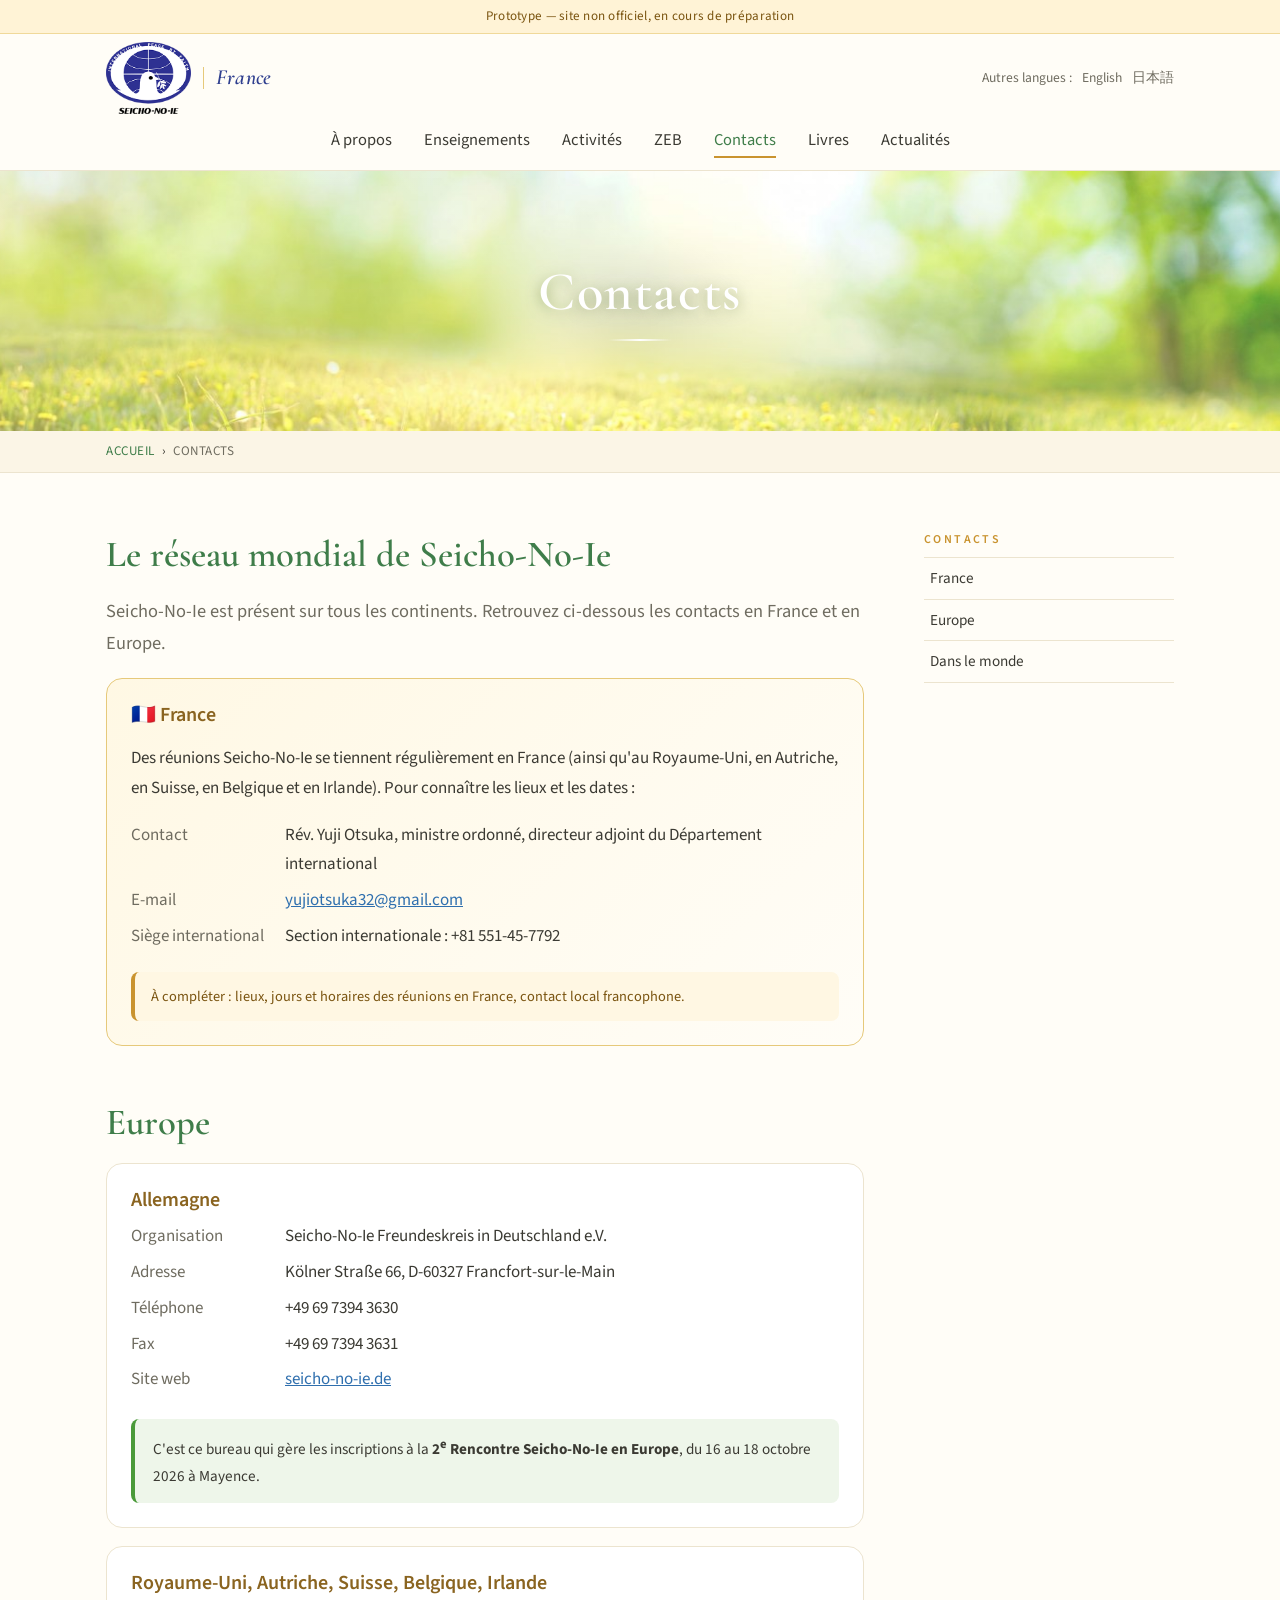
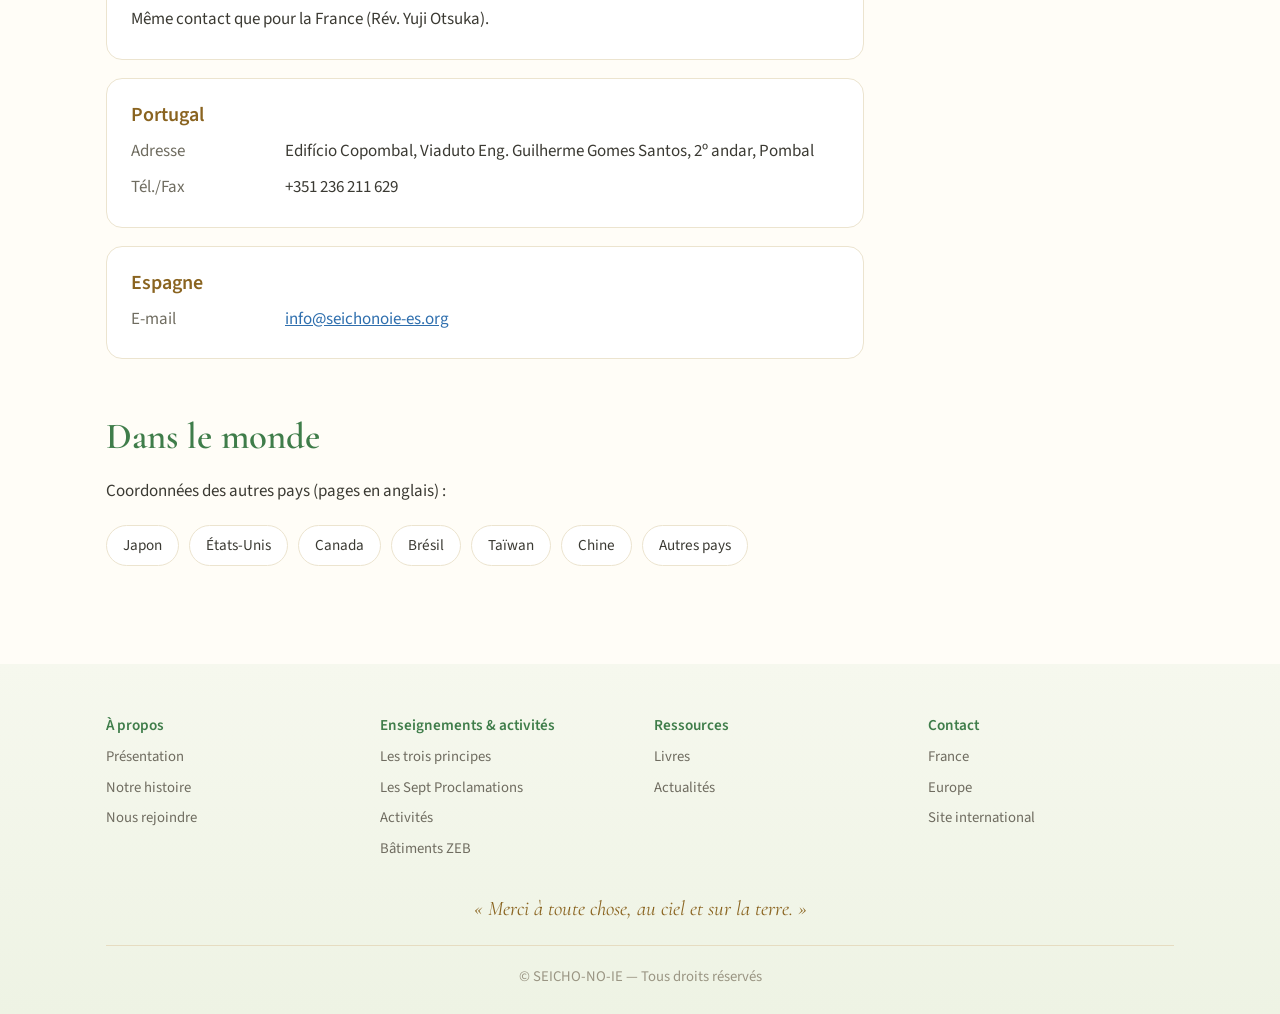
<file: contact.html>
<!doctype html>
<html lang="fr">
<head>
<meta charset="utf-8">
<meta name="viewport" content="width=device-width, initial-scale=1">
<meta name="color-scheme" content="light">
<meta name="robots" content="noindex, nofollow">
<meta name="theme-color" content="#fdf8ec">
<title>Contacts — Seicho-No-Ie France</title>
<meta name="description" content="Contacts Seicho-No-Ie en France, en Europe et dans le monde.">
<link rel="preconnect" href="https://fonts.googleapis.com">
<link href="https://fonts.googleapis.com/css2?family=Cormorant+Garamond:ital,wght@0,500;0,600;0,700;1,500&family=Montserrat:ital,wght@0,600;0,800;1,800&family=Source+Sans+3:wght@400;500;600;700&display=swap" rel="stylesheet">
<link rel="stylesheet" href="style.css">
</head>
<body>
<div class="proto">Prototype — site non officiel, en cours de préparation</div>
<header>
  <div class="wrap top">
    <a class="logo" href="index.html"><img src="img/logo-seicho-no-ie.png" alt="Seicho-No-Ie — International Peace by Faith"><span class="fr">France</span></a>
    <div class="lang">Autres langues :<a href="https://www.seicho-no-ie.org/eng/">English</a><a href="https://www.jp.seicho-no-ie.org">日本語</a></div>
    <button class="burger" aria-label="Menu" onclick="document.getElementById('menu').classList.toggle('open')">☰</button>
  </div>
  <nav><ul id="menu"><li><a href="a-propos.html">À propos</a></li><li><a href="enseignements.html">Enseignements</a></li><li><a href="activites.html">Activités</a></li><li><a href="zeb.html">ZEB</a></li><li><a href="contact.html" class="on">Contacts</a></li><li><a href="livres.html">Livres</a></li><li><a href="actualites.html">Actualités</a></li></ul></nav>
</header>
<div class="banner"><h1>Contacts</h1></div><div class="crumb"><div class="wrap"><a href="index.html">ACCUEIL</a> &nbsp;›&nbsp; <span>CONTACTS</span></div></div>
<main><div class="wrap layout"><div class="content">
<h2>Le réseau mondial de Seicho-No-Ie</h2>
<p class="lead">Seicho-No-Ie est présent sur tous les continents. Retrouvez ci-dessous les contacts en France et en Europe.</p>

<div class="region fr" id="france">
  <h3>🇫🇷 France</h3>
  <p>Des réunions Seicho-No-Ie se tiennent régulièrement en France (ainsi qu'au Royaume-Uni, en Autriche, en Suisse, en Belgique et en Irlande). Pour connaître les lieux et les dates :</p>
  <dl>
    <dt>Contact</dt><dd>Rév. Yuji Otsuka, ministre ordonné, directeur adjoint du Département international</dd>
    <dt>E-mail</dt><dd><a href="mailto:yujiotsuka32@gmail.com">yujiotsuka32@gmail.com</a></dd>
    <dt>Siège international</dt><dd>Section internationale : +81 551-45-7792</dd>
  </dl>
  <div class="todo" style="margin-bottom:0">À compléter : lieux, jours et horaires des réunions en France, contact local francophone.</div>
</div>

<h2 id="europe">Europe</h2>
<div class="region">
  <h3>Allemagne</h3>
  <dl>
    <dt>Organisation</dt><dd>Seicho-No-Ie Freundeskreis in Deutschland e.V.</dd>
    <dt>Adresse</dt><dd>Kölner Straße 66, D-60327 Francfort-sur-le-Main</dd>
    <dt>Téléphone</dt><dd>+49 69 7394 3630</dd>
    <dt>Fax</dt><dd>+49 69 7394 3631</dd>
    <dt>Site web</dt><dd><a href="http://www.seicho-no-ie.de/" target="_blank" rel="noopener">seicho-no-ie.de</a></dd>
  </dl>
  <div class="note" style="margin-bottom:0">C'est ce bureau qui gère les inscriptions à la <b>2<sup>e</sup> Rencontre Seicho-No-Ie en Europe</b>, du 16 au 18 octobre 2026 à Mayence.</div>
</div>
<div class="region">
  <h3>Royaume-Uni, Autriche, Suisse, Belgique, Irlande</h3>
  <p style="margin:0">Même contact que pour la France (Rév. Yuji Otsuka).</p>
</div>
<div class="region">
  <h3>Portugal</h3>
  <dl>
    <dt>Adresse</dt><dd>Edifício Copombal, Viaduto Eng. Guilherme Gomes Santos, 2º andar, Pombal</dd>
    <dt>Tél./Fax</dt><dd>+351 236 211 629</dd>
  </dl>
</div>
<div class="region">
  <h3>Espagne</h3>
  <dl><dt>E-mail</dt><dd><a href="mailto:info@seichonoie-es.org">info@seichonoie-es.org</a></dd></dl>
</div>

<h2 id="monde">Dans le monde</h2>
<p>Coordonnées des autres pays (pages en anglais) :</p>
<div class="chips">
  <a href="https://www.seicho-no-ie.org/eng/contact/japan/" target="_blank" rel="noopener">Japon</a>
  <a href="https://www.seicho-no-ie.org/eng/contact/contact-usa/" target="_blank" rel="noopener">États-Unis</a>
  <a href="https://www.seicho-no-ie.org/eng/contact/canada/" target="_blank" rel="noopener">Canada</a>
  <a href="https://www.seicho-no-ie.org/eng/contact/brazil/" target="_blank" rel="noopener">Brésil</a>
  <a href="https://www.seicho-no-ie.org/eng/contact/the-republic-of-china/" target="_blank" rel="noopener">Taïwan</a>
  <a href="https://www.seicho-no-ie.org/eng/contact/china/" target="_blank" rel="noopener">Chine</a>
  <a href="https://www.seicho-no-ie.org/eng/contact/other-country/" target="_blank" rel="noopener">Autres pays</a>
</div>
</div><aside class="side"><h4>Contacts</h4><ul><li><a href="contact.html#france">France</a></li><li><a href="contact.html#europe">Europe</a></li><li><a href="contact.html#monde">Dans le monde</a></li></ul></aside></div></main>
<footer>
  <div class="wrap">
    <div class="cols">
      <div><h4>À propos</h4><ul>
        <li><a href="a-propos.html">Présentation</a></li>
        <li><a href="a-propos.html#histoire">Notre histoire</a></li>
        <li><a href="a-propos.html#rejoindre">Nous rejoindre</a></li></ul></div>
      <div><h4>Enseignements & activités</h4><ul>
        <li><a href="enseignements.html">Les trois principes</a></li>
        <li><a href="enseignements.html#sept-proclamations">Les Sept Proclamations</a></li>
        <li><a href="activites.html">Activités</a></li>
        <li><a href="zeb.html">Bâtiments ZEB</a></li></ul></div>
      <div><h4>Ressources</h4><ul>
        <li><a href="livres.html">Livres</a></li>
        <li><a href="actualites.html">Actualités</a></li></ul></div>
      <div><h4>Contact</h4><ul>
        <li><a href="contact.html#france">France</a></li>
        <li><a href="contact.html#europe">Europe</a></li>
        <li><a href="https://www.seicho-no-ie.org/eng/">Site international</a></li></ul></div>
    </div>
    <p class="blessing">« Merci à toute chose, au ciel et sur la terre. »</p>
    <div class="copy">© SEICHO-NO-IE — Tous droits réservés</div>
  </div>
</footer>
</body>
</html>
</file>
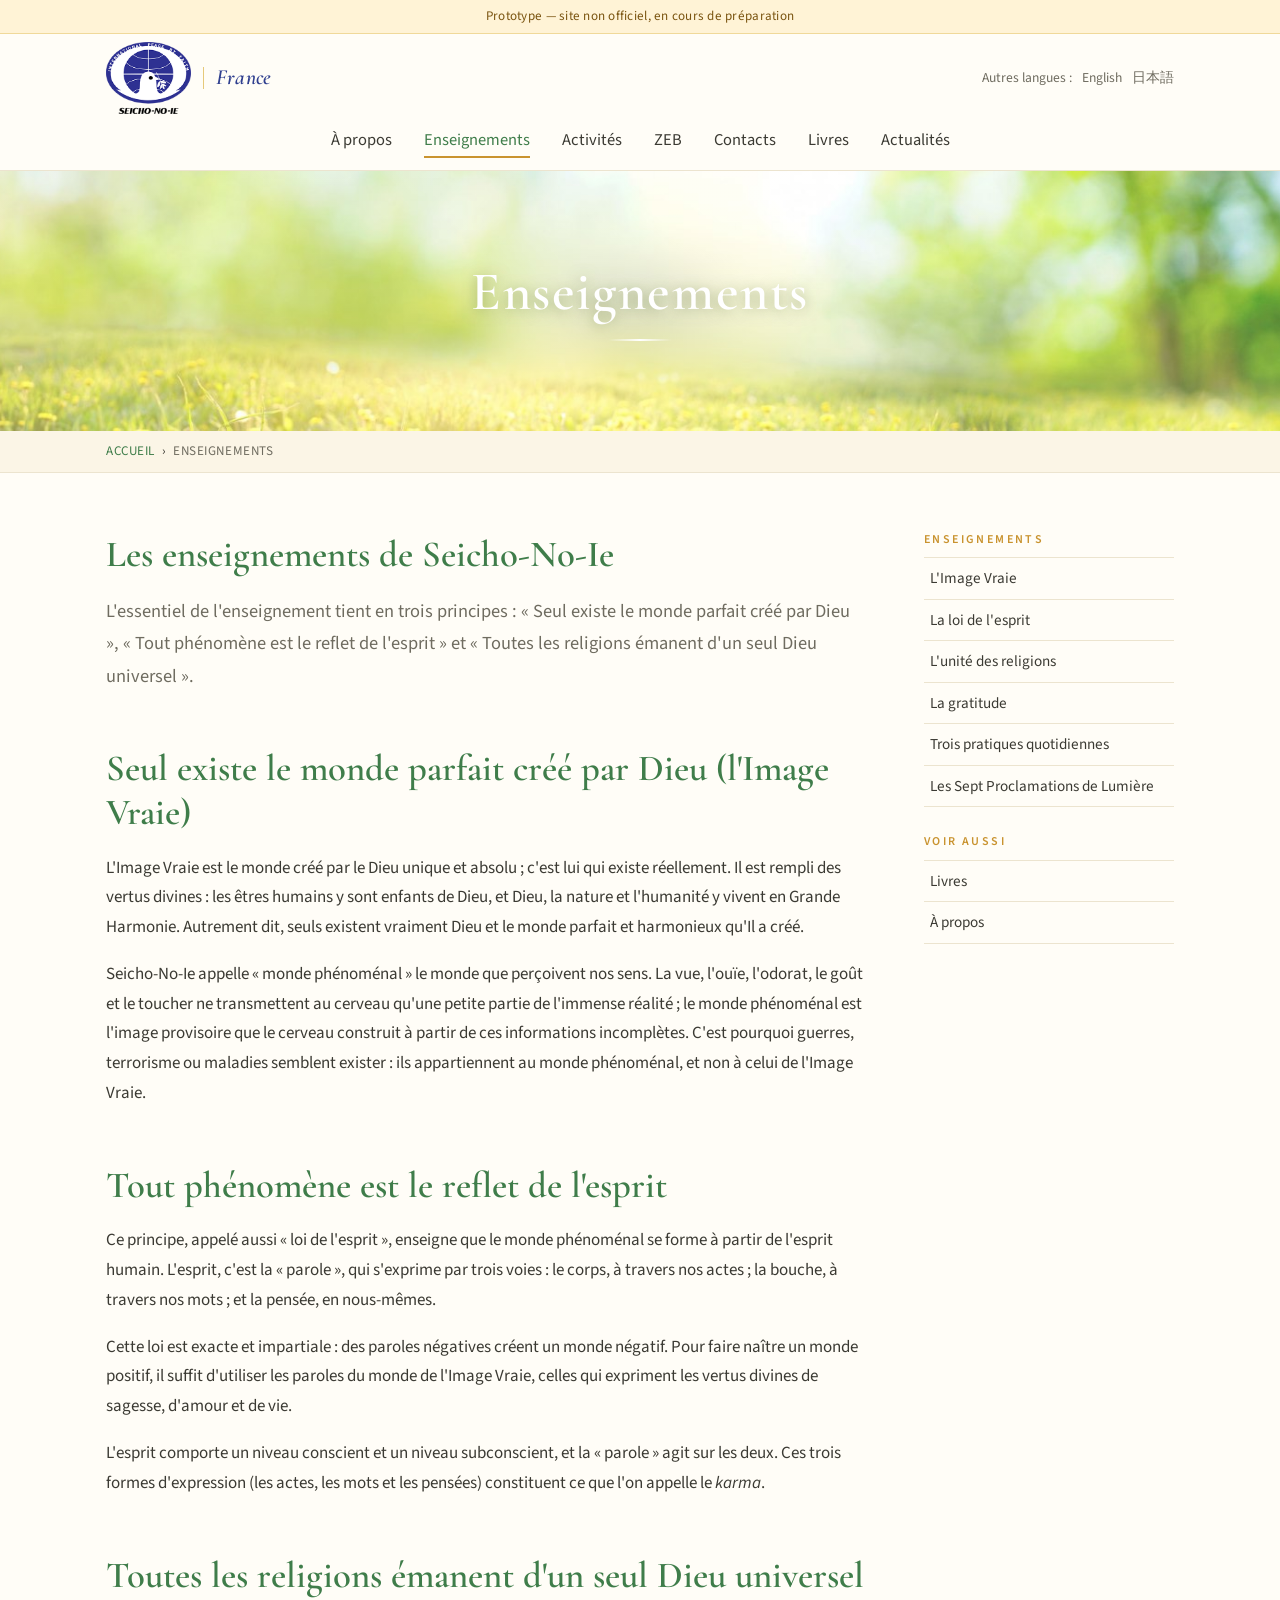
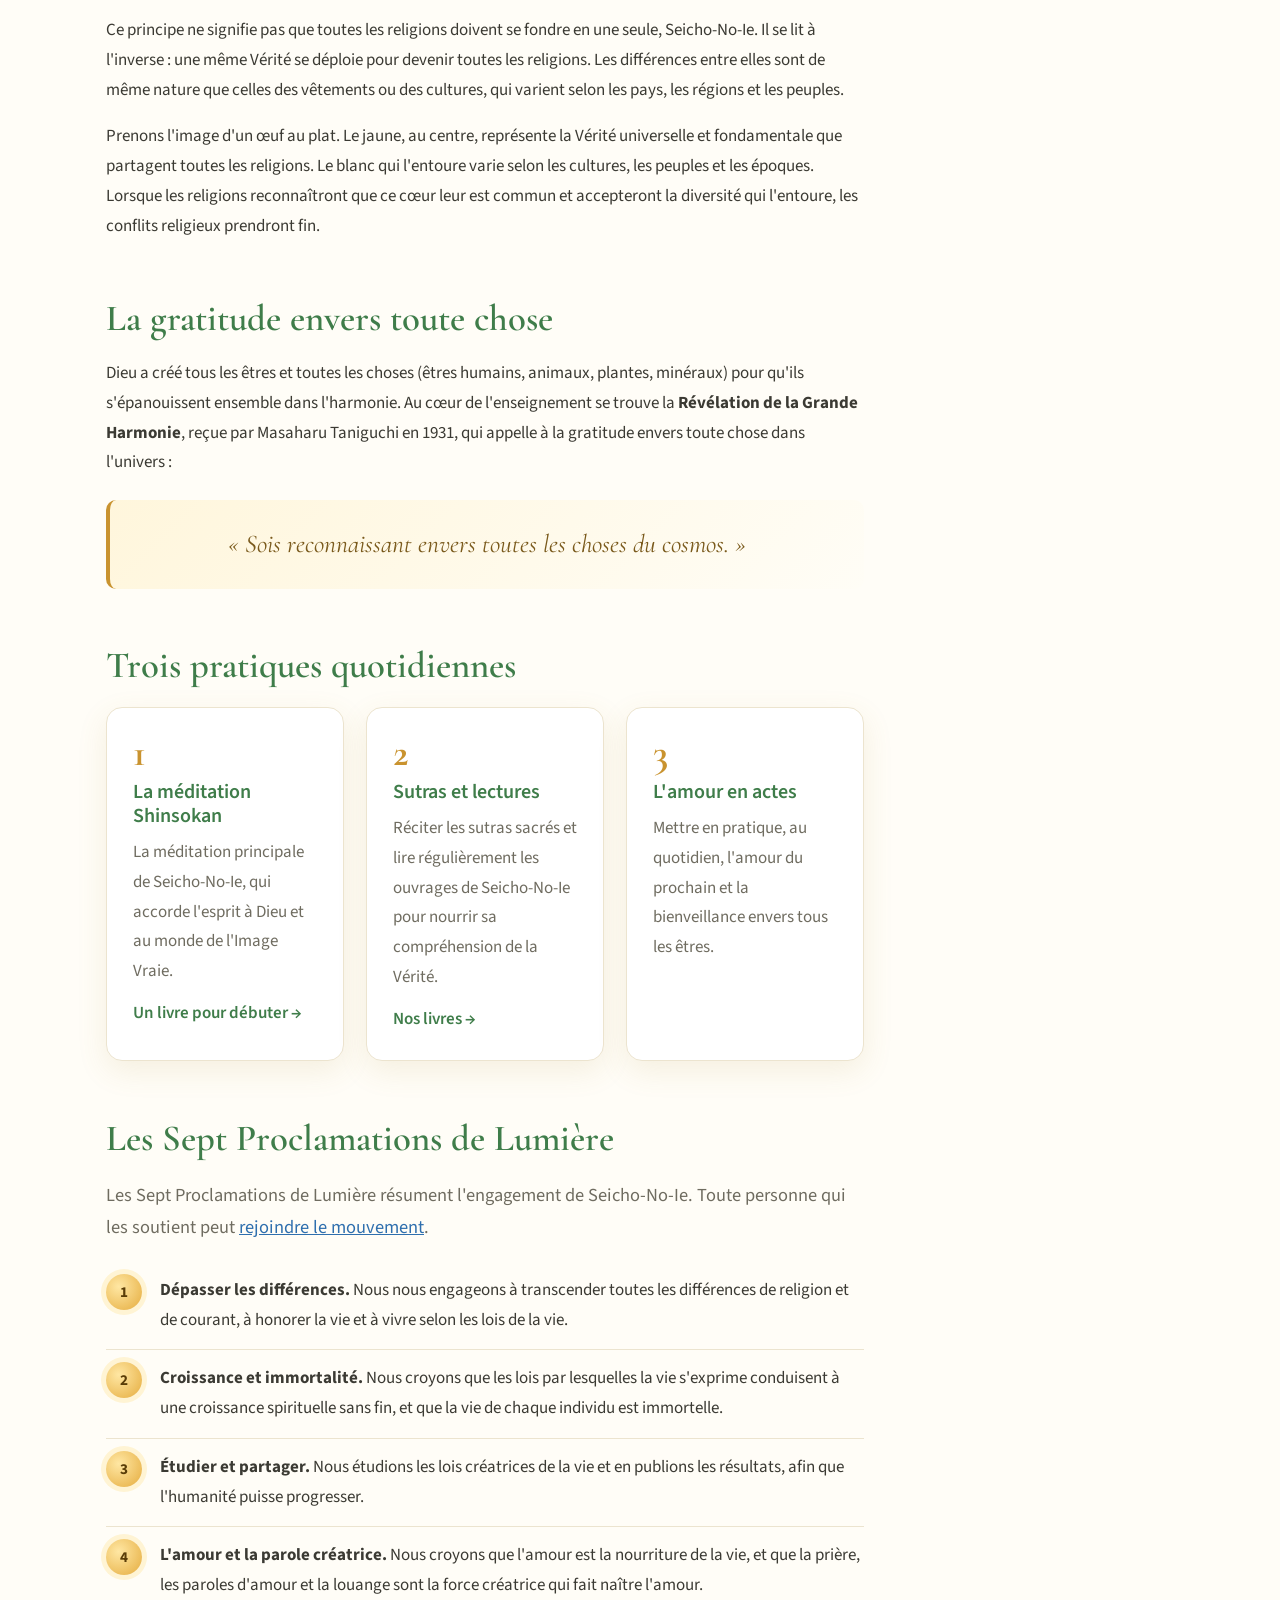
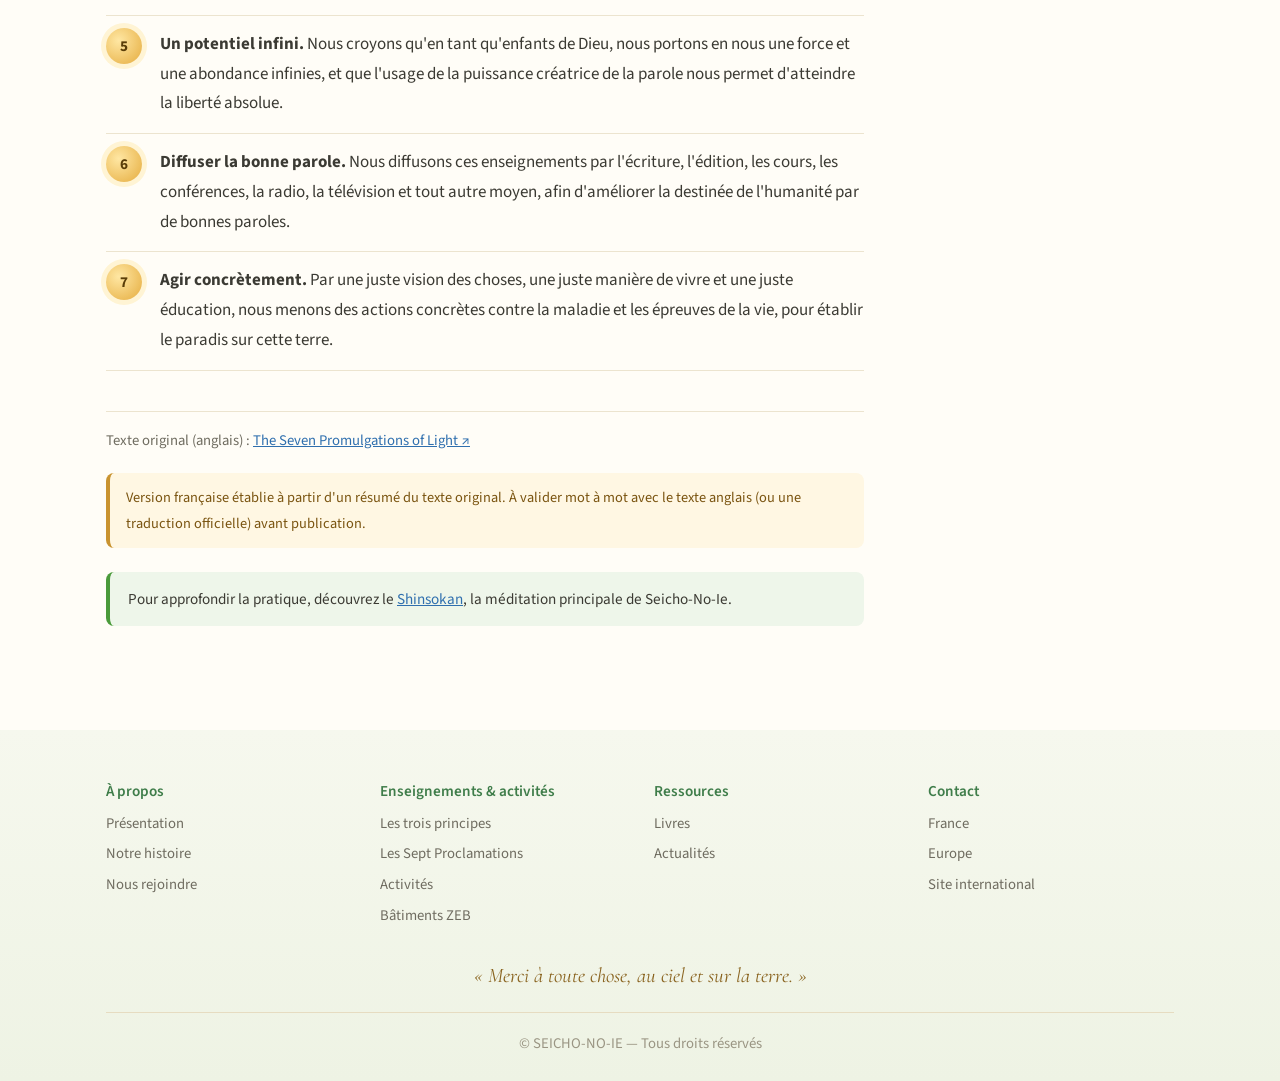
<file: enseignements.html>
<!doctype html>
<html lang="fr">
<head>
<meta charset="utf-8">
<meta name="viewport" content="width=device-width, initial-scale=1">
<meta name="color-scheme" content="light">
<meta name="robots" content="noindex, nofollow">
<meta name="theme-color" content="#fdf8ec">
<title>Enseignements — Seicho-No-Ie France</title>
<meta name="description" content="Les trois principes des enseignements de Seicho-No-Ie.">
<link rel="preconnect" href="https://fonts.googleapis.com">
<link href="https://fonts.googleapis.com/css2?family=Cormorant+Garamond:ital,wght@0,500;0,600;0,700;1,500&family=Montserrat:ital,wght@0,600;0,800;1,800&family=Source+Sans+3:wght@400;500;600;700&display=swap" rel="stylesheet">
<link rel="stylesheet" href="style.css">
</head>
<body>
<div class="proto">Prototype — site non officiel, en cours de préparation</div>
<header>
  <div class="wrap top">
    <a class="logo" href="index.html"><img src="img/logo-seicho-no-ie.png" alt="Seicho-No-Ie — International Peace by Faith"><span class="fr">France</span></a>
    <div class="lang">Autres langues :<a href="https://www.seicho-no-ie.org/eng/">English</a><a href="https://www.jp.seicho-no-ie.org">日本語</a></div>
    <button class="burger" aria-label="Menu" onclick="document.getElementById('menu').classList.toggle('open')">☰</button>
  </div>
  <nav><ul id="menu"><li><a href="a-propos.html">À propos</a></li><li><a href="enseignements.html" class="on">Enseignements</a></li><li><a href="activites.html">Activités</a></li><li><a href="zeb.html">ZEB</a></li><li><a href="contact.html">Contacts</a></li><li><a href="livres.html">Livres</a></li><li><a href="actualites.html">Actualités</a></li></ul></nav>
</header>
<div class="banner"><h1>Enseignements</h1></div><div class="crumb"><div class="wrap"><a href="index.html">ACCUEIL</a> &nbsp;›&nbsp; <span>ENSEIGNEMENTS</span></div></div>
<main><div class="wrap layout"><div class="content">
<h2>Les enseignements de Seicho-No-Ie</h2>
<p class="lead">L'essentiel de l'enseignement tient en trois principes : « Seul existe le monde parfait créé par Dieu », « Tout phénomène est le reflet de l'esprit » et « Toutes les religions émanent d'un seul Dieu universel ».</p>

<h2 id="image-vraie">Seul existe le monde parfait créé par Dieu (l'Image Vraie)</h2>
<p>L'Image Vraie est le monde créé par le Dieu unique et absolu ; c'est lui qui existe réellement. Il est rempli des vertus divines : les êtres humains y sont enfants de Dieu, et Dieu, la nature et l'humanité y vivent en Grande Harmonie. Autrement dit, seuls existent vraiment Dieu et le monde parfait et harmonieux qu'Il a créé.</p>
<p>Seicho-No-Ie appelle « monde phénoménal » le monde que perçoivent nos sens. La vue, l'ouïe, l'odorat, le goût et le toucher ne transmettent au cerveau qu'une petite partie de l'immense réalité ; le monde phénoménal est l'image provisoire que le cerveau construit à partir de ces informations incomplètes. C'est pourquoi guerres, terrorisme ou maladies semblent exister : ils appartiennent au monde phénoménal, et non à celui de l'Image Vraie.</p>

<h2 id="esprit">Tout phénomène est le reflet de l'esprit</h2>
<p>Ce principe, appelé aussi « loi de l'esprit », enseigne que le monde phénoménal se forme à partir de l'esprit humain. L'esprit, c'est la « parole », qui s'exprime par trois voies : le corps, à travers nos actes ; la bouche, à travers nos mots ; et la pensée, en nous-mêmes.</p>
<p>Cette loi est exacte et impartiale : des paroles négatives créent un monde négatif. Pour faire naître un monde positif, il suffit d'utiliser les paroles du monde de l'Image Vraie, celles qui expriment les vertus divines de sagesse, d'amour et de vie.</p>
<p>L'esprit comporte un niveau conscient et un niveau subconscient, et la « parole » agit sur les deux. Ces trois formes d'expression (les actes, les mots et les pensées) constituent ce que l'on appelle le <em>karma</em>.</p>

<h2 id="religions">Toutes les religions émanent d'un seul Dieu universel</h2>
<p>Ce principe ne signifie pas que toutes les religions doivent se fondre en une seule, Seicho-No-Ie. Il se lit à l'inverse : une même Vérité se déploie pour devenir toutes les religions. Les différences entre elles sont de même nature que celles des vêtements ou des cultures, qui varient selon les pays, les régions et les peuples.</p>
<p>Prenons l'image d'un œuf au plat. Le jaune, au centre, représente la Vérité universelle et fondamentale que partagent toutes les religions. Le blanc qui l'entoure varie selon les cultures, les peuples et les époques. Lorsque les religions reconnaîtront que ce cœur leur est commun et accepteront la diversité qui l'entoure, les conflits religieux prendront fin.</p>

<h2 id="gratitude">La gratitude envers toute chose</h2>
<p>Dieu a créé tous les êtres et toutes les choses (êtres humains, animaux, plantes, minéraux) pour qu'ils s'épanouissent ensemble dans l'harmonie. Au cœur de l'enseignement se trouve la <b>Révélation de la Grande Harmonie</b>, reçue par Masaharu Taniguchi en 1931, qui appelle à la gratitude envers toute chose dans l'univers :</p>
<blockquote>« Sois reconnaissant envers toutes les choses du cosmos. »</blockquote>

<h2 id="pratiques">Trois pratiques quotidiennes</h2>
<div class="grid g3">
  <div class="card"><div class="num">1</div><h3>La méditation Shinsokan</h3><p>La méditation principale de Seicho-No-Ie, qui accorde l'esprit à Dieu et au monde de l'Image Vraie.</p><a class="more" href="livres.html#seicho">Un livre pour débuter →</a></div>
  <div class="card"><div class="num">2</div><h3>Sutras et lectures</h3><p>Réciter les sutras sacrés et lire régulièrement les ouvrages de Seicho-No-Ie pour nourrir sa compréhension de la Vérité.</p><a class="more" href="livres.html">Nos livres →</a></div>
  <div class="card"><div class="num">3</div><h3>L'amour en actes</h3><p>Mettre en pratique, au quotidien, l'amour du prochain et la bienveillance envers tous les êtres.</p></div>
</div>

<h2 id="sept-proclamations">Les Sept Proclamations de Lumière</h2>
<p class="lead">Les Sept Proclamations de Lumière résument l'engagement de Seicho-No-Ie. Toute personne qui les soutient peut <a href="a-propos.html#rejoindre">rejoindre le mouvement</a>.</p>
<ol class="steps">
<li><b>Dépasser les différences.</b> Nous nous engageons à transcender toutes les différences de religion et de courant, à honorer la vie et à vivre selon les lois de la vie.</li>
<li><b>Croissance et immortalité.</b> Nous croyons que les lois par lesquelles la vie s'exprime conduisent à une croissance spirituelle sans fin, et que la vie de chaque individu est immortelle.</li>
<li><b>Étudier et partager.</b> Nous étudions les lois créatrices de la vie et en publions les résultats, afin que l'humanité puisse progresser.</li>
<li><b>L'amour et la parole créatrice.</b> Nous croyons que l'amour est la nourriture de la vie, et que la prière, les paroles d'amour et la louange sont la force créatrice qui fait naître l'amour.</li>
<li><b>Un potentiel infini.</b> Nous croyons qu'en tant qu'enfants de Dieu, nous portons en nous une force et une abondance infinies, et que l'usage de la puissance créatrice de la parole nous permet d'atteindre la liberté absolue.</li>
<li><b>Diffuser la bonne parole.</b> Nous diffusons ces enseignements par l'écriture, l'édition, les cours, les conférences, la radio, la télévision et tout autre moyen, afin d'améliorer la destinée de l'humanité par de bonnes paroles.</li>
<li><b>Agir concrètement.</b> Par une juste vision des choses, une juste manière de vivre et une juste éducation, nous menons des actions concrètes contre la maladie et les épreuves de la vie, pour établir le paradis sur cette terre.</li>
</ol>
<p class="source">Texte original (anglais) : <a href="https://www.seicho-no-ie.org/eng/about/sevenpromulgations/" target="_blank" rel="noopener">The Seven Promulgations of Light ↗</a></p>
<div class="todo">Version française établie à partir d'un résumé du texte original. À valider mot à mot avec le texte anglais (ou une traduction officielle) avant publication.</div>
<div class="note">Pour approfondir la pratique, découvrez le <a href="livres.html#seicho">Shinsokan</a>, la méditation principale de Seicho-No-Ie.</div>
</div><aside class="side"><h4>Enseignements</h4><ul><li><a href="#image-vraie">L'Image Vraie</a></li><li><a href="#esprit">La loi de l'esprit</a></li><li><a href="#religions">L'unité des religions</a></li><li><a href="#gratitude">La gratitude</a></li><li><a href="#pratiques">Trois pratiques quotidiennes</a></li><li><a href="#sept-proclamations">Les Sept Proclamations de Lumière</a></li></ul><h4>Voir aussi</h4><ul><li><a href="livres.html">Livres</a></li><li><a href="a-propos.html">À propos</a></li></ul></aside></div></main>
<footer>
  <div class="wrap">
    <div class="cols">
      <div><h4>À propos</h4><ul>
        <li><a href="a-propos.html">Présentation</a></li>
        <li><a href="a-propos.html#histoire">Notre histoire</a></li>
        <li><a href="a-propos.html#rejoindre">Nous rejoindre</a></li></ul></div>
      <div><h4>Enseignements & activités</h4><ul>
        <li><a href="enseignements.html">Les trois principes</a></li>
        <li><a href="enseignements.html#sept-proclamations">Les Sept Proclamations</a></li>
        <li><a href="activites.html">Activités</a></li>
        <li><a href="zeb.html">Bâtiments ZEB</a></li></ul></div>
      <div><h4>Ressources</h4><ul>
        <li><a href="livres.html">Livres</a></li>
        <li><a href="actualites.html">Actualités</a></li></ul></div>
      <div><h4>Contact</h4><ul>
        <li><a href="contact.html#france">France</a></li>
        <li><a href="contact.html#europe">Europe</a></li>
        <li><a href="https://www.seicho-no-ie.org/eng/">Site international</a></li></ul></div>
    </div>
    <p class="blessing">« Merci à toute chose, au ciel et sur la terre. »</p>
    <div class="copy">© SEICHO-NO-IE — Tous droits réservés</div>
  </div>
</footer>
</body>
</html>
</file>
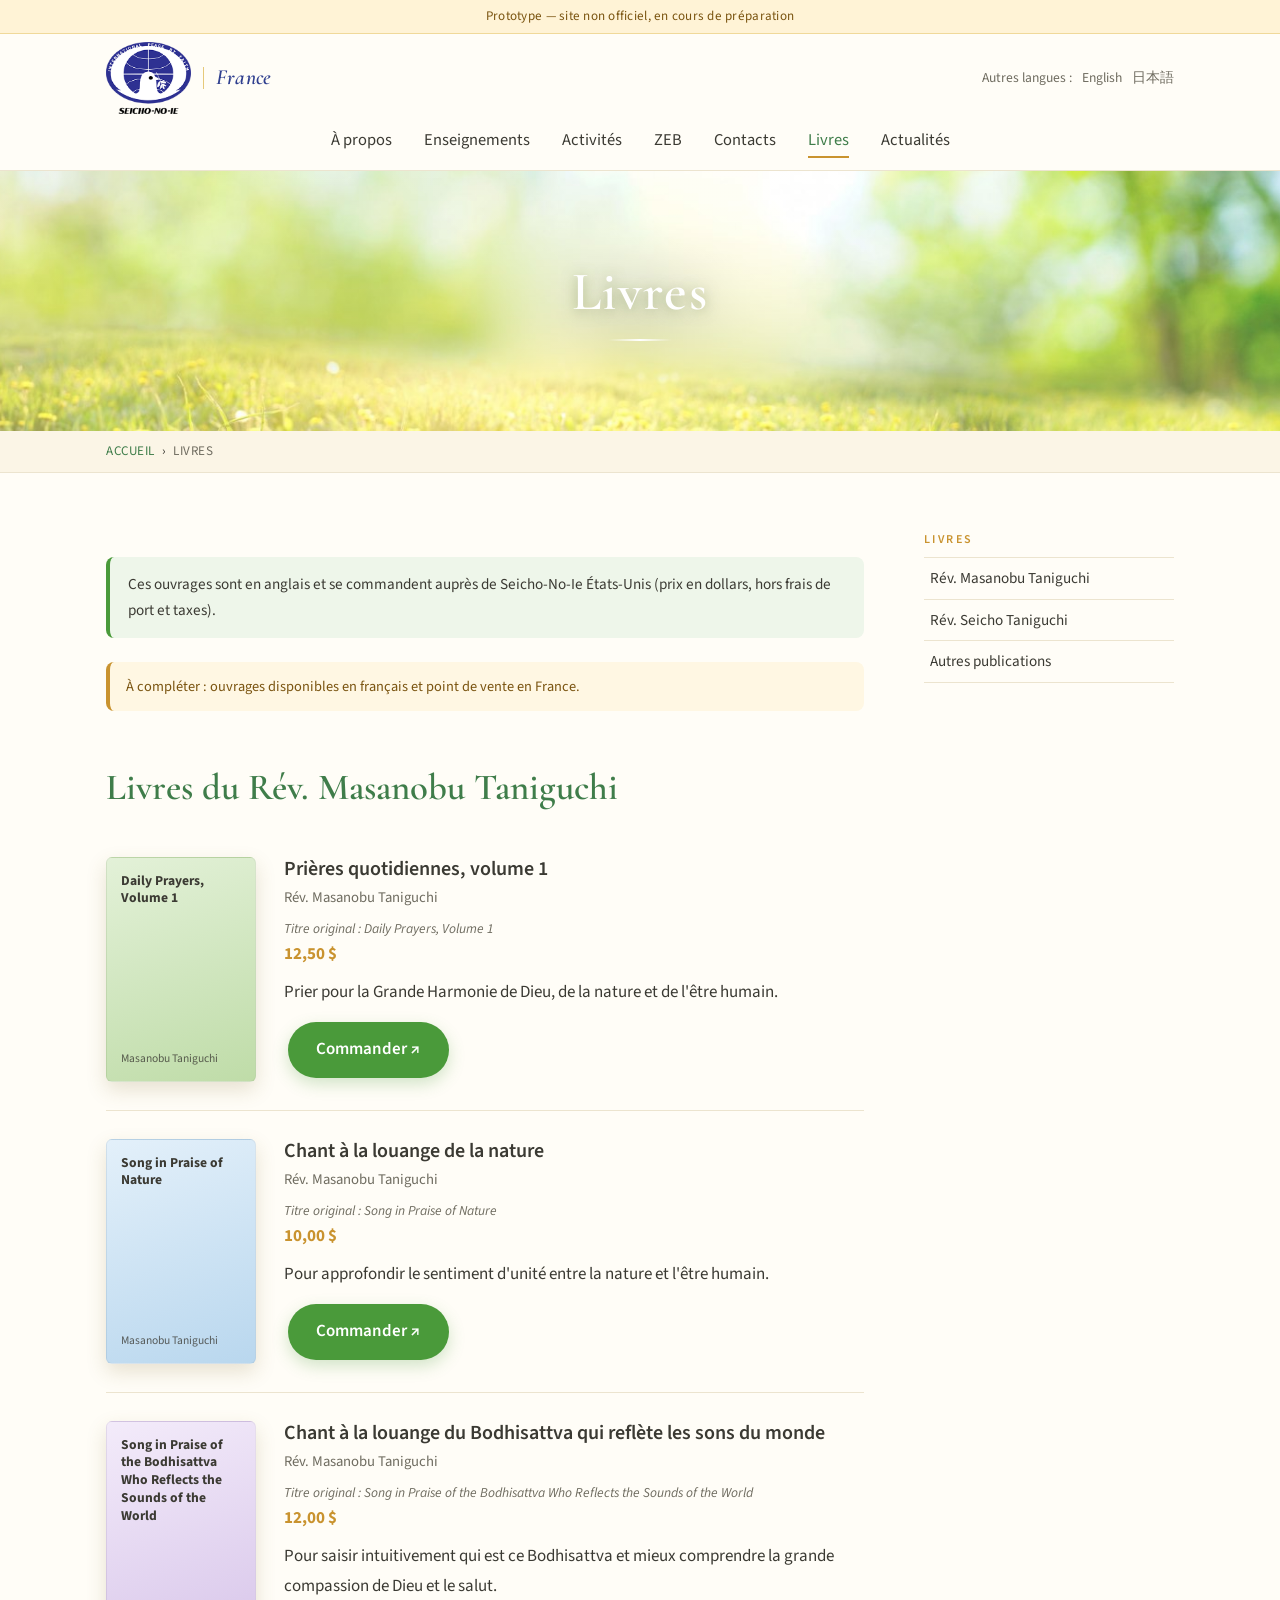
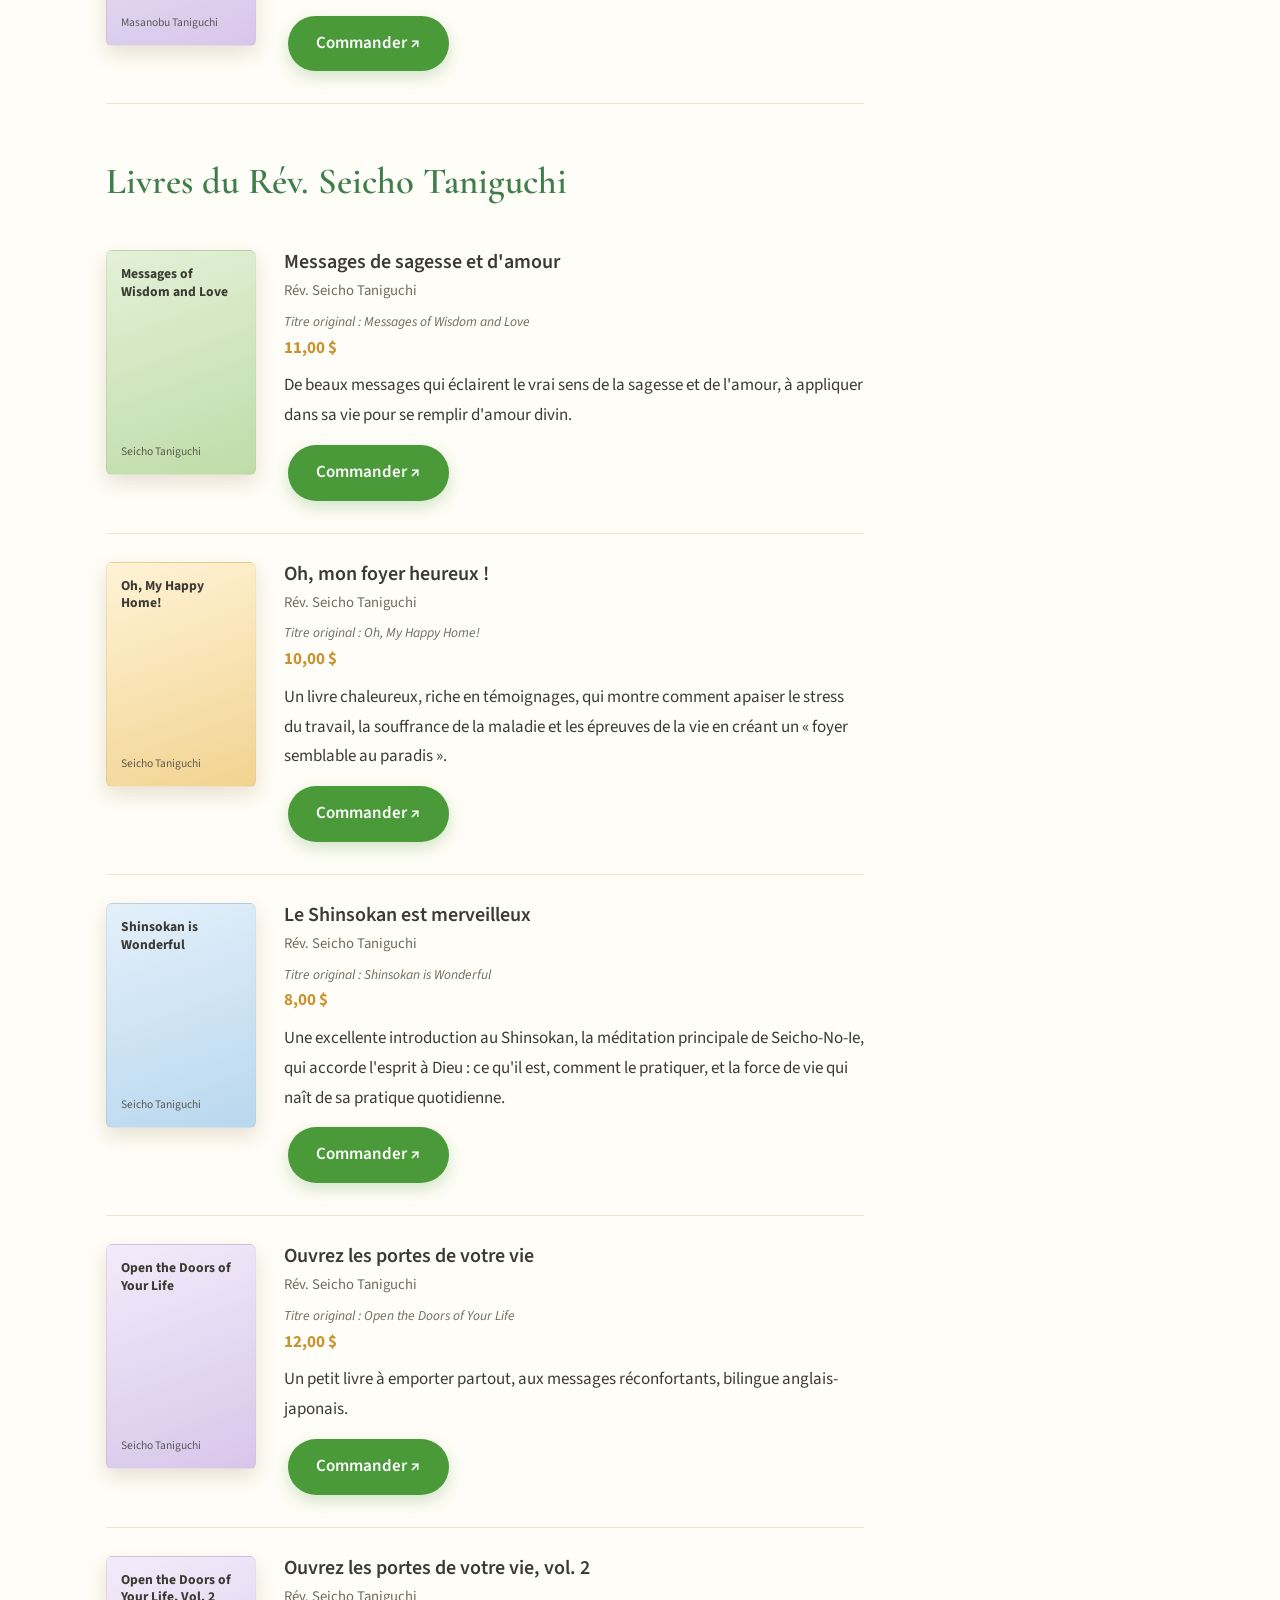
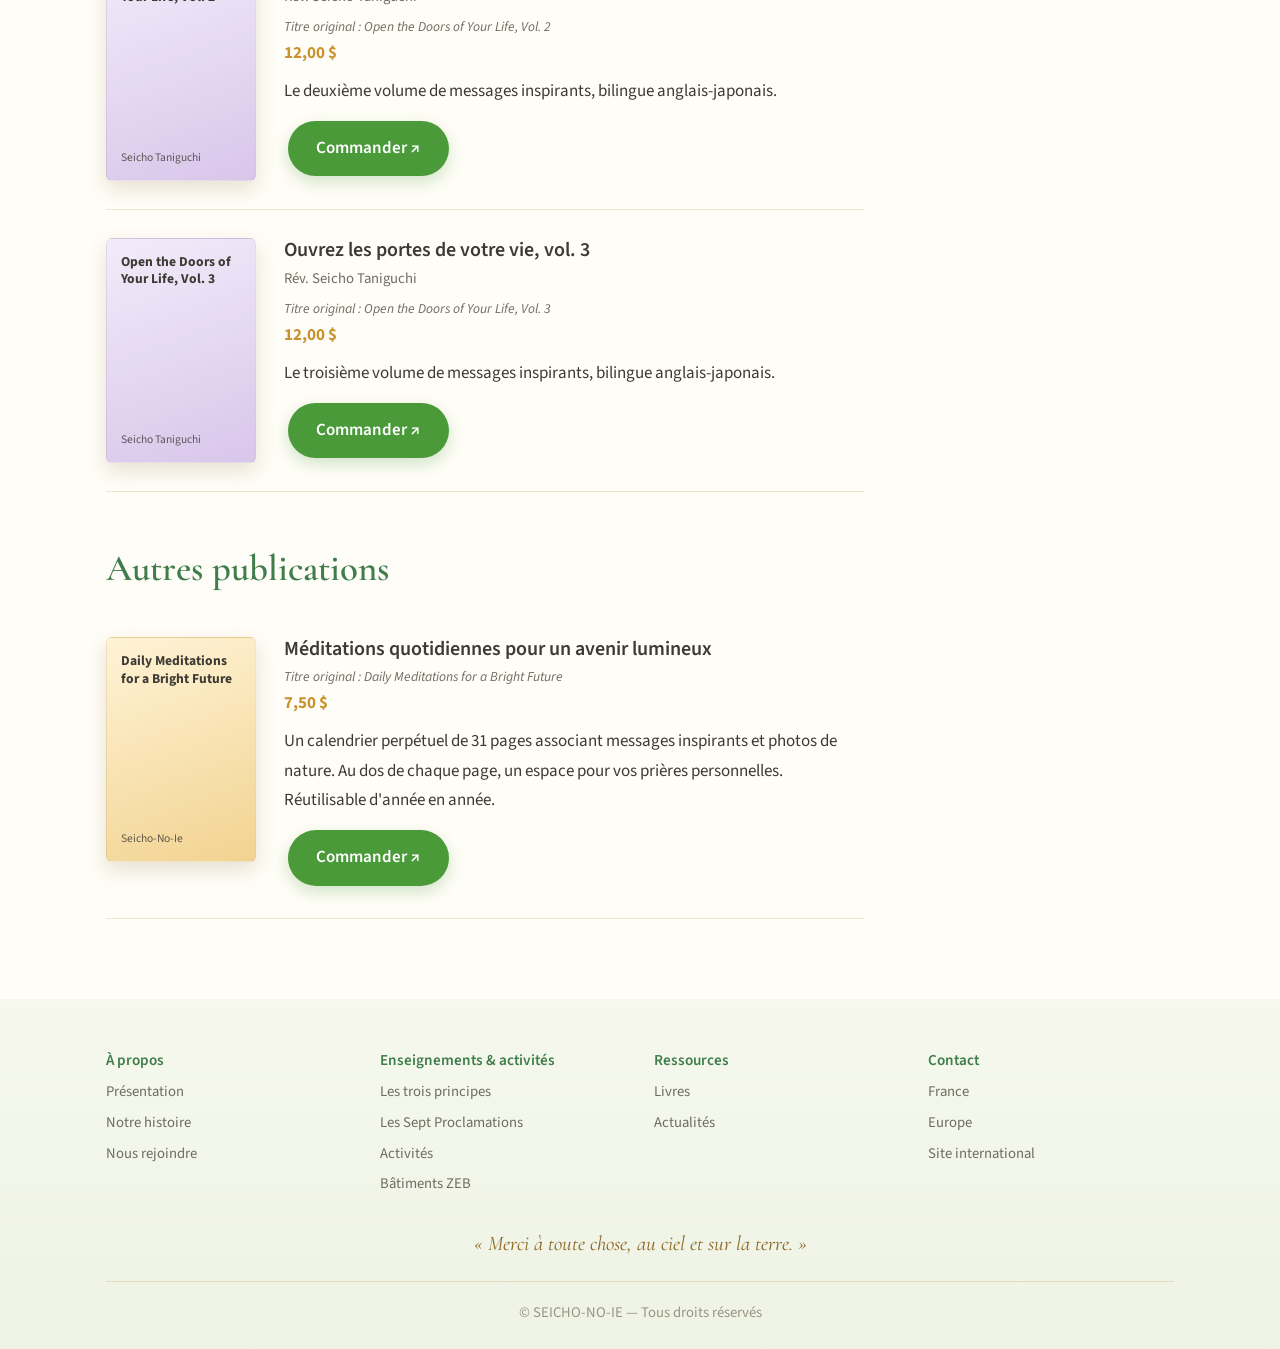
<file: livres.html>
<!doctype html>
<html lang="fr">
<head>
<meta charset="utf-8">
<meta name="viewport" content="width=device-width, initial-scale=1">
<meta name="color-scheme" content="light">
<meta name="robots" content="noindex, nofollow">
<meta name="theme-color" content="#fdf8ec">
<title>Livres — Seicho-No-Ie France</title>
<meta name="description" content="Livres des Rév. Masanobu et Seicho Taniguchi.">
<link rel="preconnect" href="https://fonts.googleapis.com">
<link href="https://fonts.googleapis.com/css2?family=Cormorant+Garamond:ital,wght@0,500;0,600;0,700;1,500&family=Montserrat:ital,wght@0,600;0,800;1,800&family=Source+Sans+3:wght@400;500;600;700&display=swap" rel="stylesheet">
<link rel="stylesheet" href="style.css">
</head>
<body>
<div class="proto">Prototype — site non officiel, en cours de préparation</div>
<header>
  <div class="wrap top">
    <a class="logo" href="index.html"><img src="img/logo-seicho-no-ie.png" alt="Seicho-No-Ie — International Peace by Faith"><span class="fr">France</span></a>
    <div class="lang">Autres langues :<a href="https://www.seicho-no-ie.org/eng/">English</a><a href="https://www.jp.seicho-no-ie.org">日本語</a></div>
    <button class="burger" aria-label="Menu" onclick="document.getElementById('menu').classList.toggle('open')">☰</button>
  </div>
  <nav><ul id="menu"><li><a href="a-propos.html">À propos</a></li><li><a href="enseignements.html">Enseignements</a></li><li><a href="activites.html">Activités</a></li><li><a href="zeb.html">ZEB</a></li><li><a href="contact.html">Contacts</a></li><li><a href="livres.html" class="on">Livres</a></li><li><a href="actualites.html">Actualités</a></li></ul></nav>
</header>
<div class="banner"><h1>Livres</h1></div><div class="crumb"><div class="wrap"><a href="index.html">ACCUEIL</a> &nbsp;›&nbsp; <span>LIVRES</span></div></div>
<main><div class="wrap layout"><div class="content">
<div class="note">Ces ouvrages sont en anglais et se commandent auprès de Seicho-No-Ie États-Unis (prix en dollars, hors frais de port et taxes).</div>
<div class="todo">À compléter : ouvrages disponibles en français et point de vente en France.</div>

<h2 id="masanobu">Livres du Rév. Masanobu Taniguchi</h2>
<div class="book">
  <div class="cover c1">Daily Prayers, Volume 1<small>Masanobu Taniguchi</small></div>
  <div>
    <h3>Prières quotidiennes, volume 1</h3><div class="by">Rév. Masanobu Taniguchi</div>
    <div class="orig">Titre original : Daily Prayers, Volume 1</div>
    <div class="price">12,50 $</div>
    <p>Prier pour la Grande Harmonie de Dieu, de la nature et de l'être humain.</p>
    <a class="btn green" href="http://sniusa.org/" target="_blank" rel="noopener">Commander ↗</a>
  </div>
</div>
<div class="book">
  <div class="cover c2">Song in Praise of Nature<small>Masanobu Taniguchi</small></div>
  <div>
    <h3>Chant à la louange de la nature</h3><div class="by">Rév. Masanobu Taniguchi</div>
    <div class="orig">Titre original : Song in Praise of Nature</div>
    <div class="price">10,00 $</div>
    <p>Pour approfondir le sentiment d'unité entre la nature et l'être humain.</p>
    <a class="btn green" href="http://sniusa.org/" target="_blank" rel="noopener">Commander ↗</a>
  </div>
</div>
<div class="book">
  <div class="cover c3">Song in Praise of the Bodhisattva Who Reflects the Sounds of the World<small>Masanobu Taniguchi</small></div>
  <div>
    <h3>Chant à la louange du Bodhisattva qui reflète les sons du monde</h3><div class="by">Rév. Masanobu Taniguchi</div>
    <div class="orig">Titre original : Song in Praise of the Bodhisattva Who Reflects the Sounds of the World</div>
    <div class="price">12,00 $</div>
    <p>Pour saisir intuitivement qui est ce Bodhisattva et mieux comprendre la grande compassion de Dieu et le salut.</p>
    <a class="btn green" href="http://sniusa.org/" target="_blank" rel="noopener">Commander ↗</a>
  </div>
</div>

<h2 id="seicho">Livres du Rév. Seicho Taniguchi</h2>
<div class="book">
  <div class="cover c1">Messages of Wisdom and Love<small>Seicho Taniguchi</small></div>
  <div>
    <h3>Messages de sagesse et d'amour</h3><div class="by">Rév. Seicho Taniguchi</div>
    <div class="orig">Titre original : Messages of Wisdom and Love</div>
    <div class="price">11,00 $</div>
    <p>De beaux messages qui éclairent le vrai sens de la sagesse et de l'amour, à appliquer dans sa vie pour se remplir d'amour divin.</p>
    <a class="btn green" href="http://sniusa.org/" target="_blank" rel="noopener">Commander ↗</a>
  </div>
</div>
<div class="book">
  <div class="cover c4">Oh, My Happy Home!<small>Seicho Taniguchi</small></div>
  <div>
    <h3>Oh, mon foyer heureux !</h3><div class="by">Rév. Seicho Taniguchi</div>
    <div class="orig">Titre original : Oh, My Happy Home!</div>
    <div class="price">10,00 $</div>
    <p>Un livre chaleureux, riche en témoignages, qui montre comment apaiser le stress du travail, la souffrance de la maladie et les épreuves de la vie en créant un « foyer semblable au paradis ».</p>
    <a class="btn green" href="http://sniusa.org/" target="_blank" rel="noopener">Commander ↗</a>
  </div>
</div>
<div class="book">
  <div class="cover c2">Shinsokan is Wonderful<small>Seicho Taniguchi</small></div>
  <div>
    <h3>Le Shinsokan est merveilleux</h3><div class="by">Rév. Seicho Taniguchi</div>
    <div class="orig">Titre original : Shinsokan is Wonderful</div>
    <div class="price">8,00 $</div>
    <p>Une excellente introduction au Shinsokan, la méditation principale de Seicho-No-Ie, qui accorde l'esprit à Dieu : ce qu'il est, comment le pratiquer, et la force de vie qui naît de sa pratique quotidienne.</p>
    <a class="btn green" href="http://sniusa.org/" target="_blank" rel="noopener">Commander ↗</a>
  </div>
</div>
<div class="book">
  <div class="cover c3">Open the Doors of Your Life<small>Seicho Taniguchi</small></div>
  <div>
    <h3>Ouvrez les portes de votre vie</h3><div class="by">Rév. Seicho Taniguchi</div>
    <div class="orig">Titre original : Open the Doors of Your Life</div>
    <div class="price">12,00 $</div>
    <p>Un petit livre à emporter partout, aux messages réconfortants, bilingue anglais-japonais.</p>
    <a class="btn green" href="http://sniusa.org/" target="_blank" rel="noopener">Commander ↗</a>
  </div>
</div>
<div class="book">
  <div class="cover c3">Open the Doors of Your Life, Vol. 2<small>Seicho Taniguchi</small></div>
  <div>
    <h3>Ouvrez les portes de votre vie, vol. 2</h3><div class="by">Rév. Seicho Taniguchi</div>
    <div class="orig">Titre original : Open the Doors of Your Life, Vol. 2</div>
    <div class="price">12,00 $</div>
    <p>Le deuxième volume de messages inspirants, bilingue anglais-japonais.</p>
    <a class="btn green" href="http://sniusa.org/" target="_blank" rel="noopener">Commander ↗</a>
  </div>
</div>
<div class="book">
  <div class="cover c3">Open the Doors of Your Life, Vol. 3<small>Seicho Taniguchi</small></div>
  <div>
    <h3>Ouvrez les portes de votre vie, vol. 3</h3><div class="by">Rév. Seicho Taniguchi</div>
    <div class="orig">Titre original : Open the Doors of Your Life, Vol. 3</div>
    <div class="price">12,00 $</div>
    <p>Le troisième volume de messages inspirants, bilingue anglais-japonais.</p>
    <a class="btn green" href="http://sniusa.org/" target="_blank" rel="noopener">Commander ↗</a>
  </div>
</div>

<h2 id="divers">Autres publications</h2>
<div class="book">
  <div class="cover c4">Daily Meditations for a Bright Future<small>Seicho-No-Ie</small></div>
  <div>
    <h3>Méditations quotidiennes pour un avenir lumineux</h3>
    <div class="orig">Titre original : Daily Meditations for a Bright Future</div>
    <div class="price">7,50 $</div>
    <p>Un calendrier perpétuel de 31 pages associant messages inspirants et photos de nature. Au dos de chaque page, un espace pour vos prières personnelles. Réutilisable d'année en année.</p>
    <a class="btn green" href="http://sniusa.org/" target="_blank" rel="noopener">Commander ↗</a>
  </div>
</div>
</div><aside class="side"><h4>Livres</h4><ul><li><a href="livres.html#masanobu">Rév. Masanobu Taniguchi</a></li><li><a href="livres.html#seicho">Rév. Seicho Taniguchi</a></li><li><a href="livres.html#divers">Autres publications</a></li></ul></aside></div></main>
<footer>
  <div class="wrap">
    <div class="cols">
      <div><h4>À propos</h4><ul>
        <li><a href="a-propos.html">Présentation</a></li>
        <li><a href="a-propos.html#histoire">Notre histoire</a></li>
        <li><a href="a-propos.html#rejoindre">Nous rejoindre</a></li></ul></div>
      <div><h4>Enseignements & activités</h4><ul>
        <li><a href="enseignements.html">Les trois principes</a></li>
        <li><a href="enseignements.html#sept-proclamations">Les Sept Proclamations</a></li>
        <li><a href="activites.html">Activités</a></li>
        <li><a href="zeb.html">Bâtiments ZEB</a></li></ul></div>
      <div><h4>Ressources</h4><ul>
        <li><a href="livres.html">Livres</a></li>
        <li><a href="actualites.html">Actualités</a></li></ul></div>
      <div><h4>Contact</h4><ul>
        <li><a href="contact.html#france">France</a></li>
        <li><a href="contact.html#europe">Europe</a></li>
        <li><a href="https://www.seicho-no-ie.org/eng/">Site international</a></li></ul></div>
    </div>
    <p class="blessing">« Merci à toute chose, au ciel et sur la terre. »</p>
    <div class="copy">© SEICHO-NO-IE — Tous droits réservés</div>
  </div>
</footer>
</body>
</html>
</file>
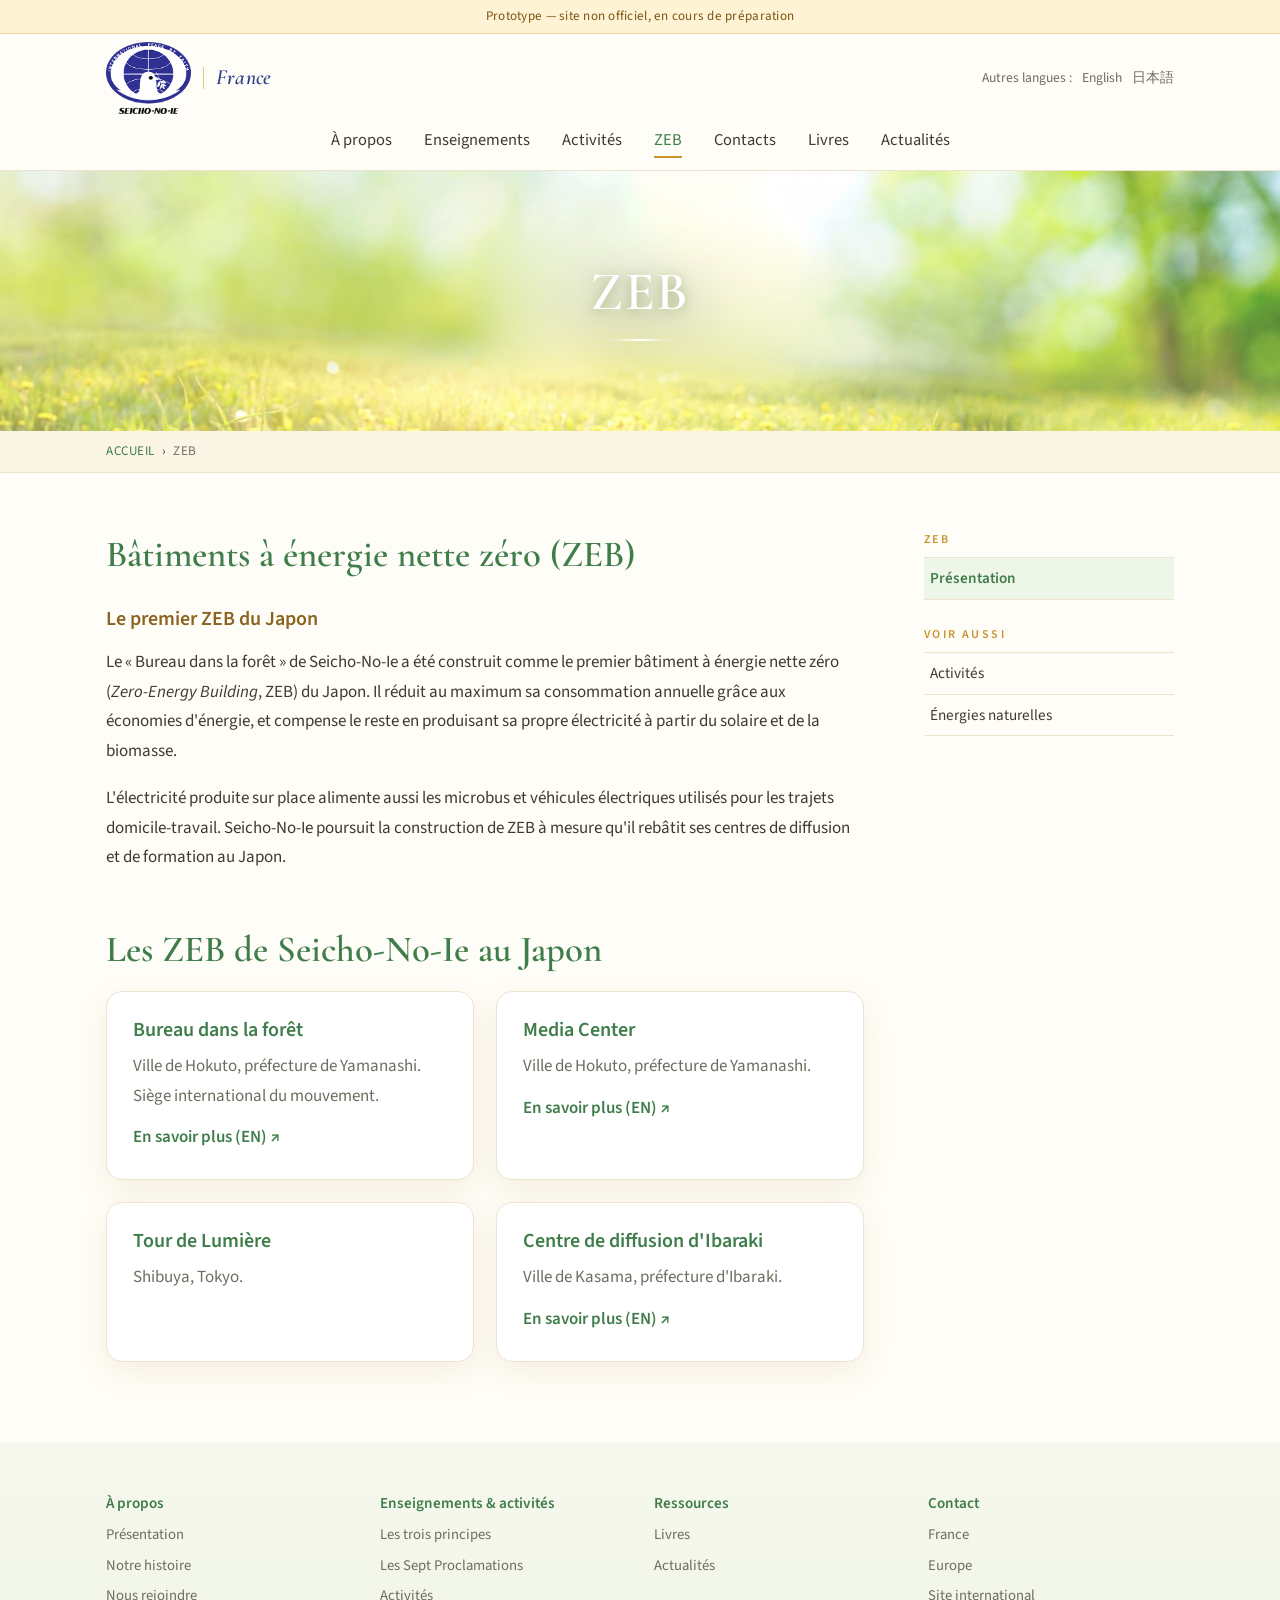
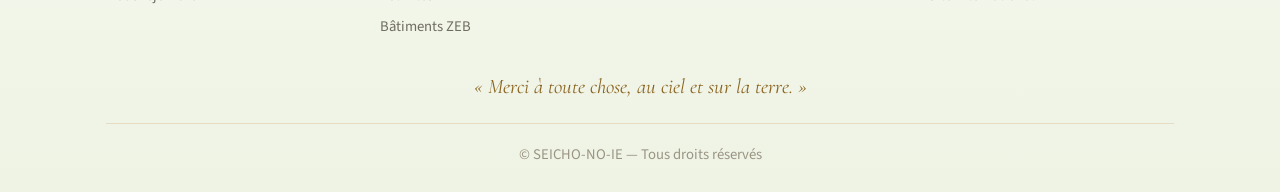
<file: zeb.html>
<!doctype html>
<html lang="fr">
<head>
<meta charset="utf-8">
<meta name="viewport" content="width=device-width, initial-scale=1">
<meta name="color-scheme" content="light">
<meta name="robots" content="noindex, nofollow">
<meta name="theme-color" content="#fdf8ec">
<title>ZEB — Seicho-No-Ie France</title>
<meta name="description" content="Les bâtiments à énergie nette zéro de Seicho-No-Ie.">
<link rel="preconnect" href="https://fonts.googleapis.com">
<link href="https://fonts.googleapis.com/css2?family=Cormorant+Garamond:ital,wght@0,500;0,600;0,700;1,500&family=Montserrat:ital,wght@0,600;0,800;1,800&family=Source+Sans+3:wght@400;500;600;700&display=swap" rel="stylesheet">
<link rel="stylesheet" href="style.css">
</head>
<body>
<div class="proto">Prototype — site non officiel, en cours de préparation</div>
<header>
  <div class="wrap top">
    <a class="logo" href="index.html"><img src="img/logo-seicho-no-ie.png" alt="Seicho-No-Ie — International Peace by Faith"><span class="fr">France</span></a>
    <div class="lang">Autres langues :<a href="https://www.seicho-no-ie.org/eng/">English</a><a href="https://www.jp.seicho-no-ie.org">日本語</a></div>
    <button class="burger" aria-label="Menu" onclick="document.getElementById('menu').classList.toggle('open')">☰</button>
  </div>
  <nav><ul id="menu"><li><a href="a-propos.html">À propos</a></li><li><a href="enseignements.html">Enseignements</a></li><li><a href="activites.html">Activités</a></li><li><a href="zeb.html" class="on">ZEB</a></li><li><a href="contact.html">Contacts</a></li><li><a href="livres.html">Livres</a></li><li><a href="actualites.html">Actualités</a></li></ul></nav>
</header>
<div class="banner"><h1>ZEB</h1></div><div class="crumb"><div class="wrap"><a href="index.html">ACCUEIL</a> &nbsp;›&nbsp; <span>ZEB</span></div></div>
<main><div class="wrap layout"><div class="content">
<h2>Bâtiments à énergie nette zéro (ZEB)</h2>
<h3>Le premier ZEB du Japon</h3>
<p>Le « Bureau dans la forêt » de Seicho-No-Ie a été construit comme le premier bâtiment à énergie nette zéro (<em>Zero-Energy Building</em>, ZEB) du Japon. Il réduit au maximum sa consommation annuelle grâce aux économies d'énergie, et compense le reste en produisant sa propre électricité à partir du solaire et de la biomasse.</p>
<p>L'électricité produite sur place alimente aussi les microbus et véhicules électriques utilisés pour les trajets domicile-travail. Seicho-No-Ie poursuit la construction de ZEB à mesure qu'il rebâtit ses centres de diffusion et de formation au Japon.</p>

<h2>Les ZEB de Seicho-No-Ie au Japon</h2>
<div class="grid g2">
  <div class="card"><h3>Bureau dans la forêt</h3><p>Ville de Hokuto, préfecture de Yamanashi. Siège international du mouvement.</p><a class="more" href="https://www.seicho-no-ie.org/eng/zeb/office-in-the-forest/" target="_blank" rel="noopener">En savoir plus (EN) ↗</a></div>
  <div class="card"><h3>Media Center</h3><p>Ville de Hokuto, préfecture de Yamanashi.</p><a class="more" href="https://www.seicho-no-ie.org/eng/zeb/media-center/" target="_blank" rel="noopener">En savoir plus (EN) ↗</a></div>
  <div class="card"><h3>Tour de Lumière</h3><p>Shibuya, Tokyo.</p></div>
  <div class="card"><h3>Centre de diffusion d'Ibaraki</h3><p>Ville de Kasama, préfecture d'Ibaraki.</p><a class="more" href="https://www.seicho-no-ie.org/eng/zeb/ibaraki-missionary-area/" target="_blank" rel="noopener">En savoir plus (EN) ↗</a></div>
</div>
</div><aside class="side"><h4>ZEB</h4><ul><li><a href="zeb.html" class="on">Présentation</a></li></ul><h4>Voir aussi</h4><ul><li><a href="activites.html">Activités</a></li><li><a href="activites.html#energies">Énergies naturelles</a></li></ul></aside></div></main>
<footer>
  <div class="wrap">
    <div class="cols">
      <div><h4>À propos</h4><ul>
        <li><a href="a-propos.html">Présentation</a></li>
        <li><a href="a-propos.html#histoire">Notre histoire</a></li>
        <li><a href="a-propos.html#rejoindre">Nous rejoindre</a></li></ul></div>
      <div><h4>Enseignements & activités</h4><ul>
        <li><a href="enseignements.html">Les trois principes</a></li>
        <li><a href="enseignements.html#sept-proclamations">Les Sept Proclamations</a></li>
        <li><a href="activites.html">Activités</a></li>
        <li><a href="zeb.html">Bâtiments ZEB</a></li></ul></div>
      <div><h4>Ressources</h4><ul>
        <li><a href="livres.html">Livres</a></li>
        <li><a href="actualites.html">Actualités</a></li></ul></div>
      <div><h4>Contact</h4><ul>
        <li><a href="contact.html#france">France</a></li>
        <li><a href="contact.html#europe">Europe</a></li>
        <li><a href="https://www.seicho-no-ie.org/eng/">Site international</a></li></ul></div>
    </div>
    <p class="blessing">« Merci à toute chose, au ciel et sur la terre. »</p>
    <div class="copy">© SEICHO-NO-IE — Tous droits réservés</div>
  </div>
</footer>
</body>
</html>
</file>
<file: style.css>
/* Seicho-No-Ie France — feuille de style partagée
   Thème « Lumière » : fonds clairs et chaleureux, tons d'aube,
   or doux (la lumière), vert sauge (la nature), bleu ciel (l'harmonie). */
:root{
  color-scheme: light;
  --bg:#fffdf7;          /* blanc ivoire, lumineux */
  --surface:#ffffff;
  --surface-2:#fbf5e6;   /* crème doré */
  --surface-3:#f1f6ee;   /* vert très pâle */
  --sky:#eaf3fb;         /* bleu d'aube */
  --text:#3b3a33;
  --muted:#6f6c60;
  --line:#ece4cf;
  --brand:#4a9a3a;       /* vert Seicho-No-Ie */
  --accent:#3f7d4a;
  --link:#2f6fae;
  --gold:#c9932f;        /* or de la lumière */
  --gold-soft:#fff3d6;
  --accent-soft:#eef6ea;
  --shadow:0 10px 30px rgba(170,140,60,.12);
}
*{box-sizing:border-box}
html{scroll-behavior:smooth}
body{margin:0;background:var(--bg);color:var(--text);font-family:"Source Sans 3",system-ui,sans-serif;font-size:17px;line-height:1.75}
h1,h2,h3,h4{line-height:1.2;margin:0 0 .5em;font-weight:600}
a{color:var(--link)}
img{max-width:100%}
.wrap{max-width:1100px;margin:0 auto;padding:0 16px}

/* ---------- En-tête ---------- */
header{background:rgba(255,253,247,.92);backdrop-filter:blur(10px);border-bottom:1px solid var(--line);position:sticky;top:0;z-index:20}
.top{display:flex;align-items:center;justify-content:space-between;height:76px;gap:16px}
.logo{display:flex;align-items:center;gap:12px;text-decoration:none;white-space:nowrap}
.logo span{font-family:"Montserrat",sans-serif;font-weight:800;font-style:italic;font-size:1.6rem;color:var(--brand);letter-spacing:-.01em;line-height:1}
.logo small{display:block;font-style:normal;font-weight:600;font-size:.6rem;letter-spacing:.3em;color:var(--gold);margin-top:5px}
.sun{width:38px;height:38px;flex:none}
.sun circle{fill:#f6c453}
.sun line{stroke:#f2b63a;stroke-width:2.4;stroke-linecap:round}
.lang{font-size:.85rem;color:var(--muted)}
.lang a{color:var(--muted);text-decoration:none;margin-left:10px}
.lang a:hover{color:var(--gold)}
nav ul{display:flex;justify-content:center;gap:32px;list-style:none;margin:0;padding:4px 0 14px}
nav a{text-decoration:none;color:var(--text);font-size:1.03rem;padding-bottom:4px;border-bottom:2px solid transparent;transition:color .2s,border-color .2s}
nav a:hover,nav a.on{color:var(--accent);border-bottom-color:var(--gold)}
.burger{display:none;background:none;border:1px solid var(--line);border-radius:8px;padding:6px 12px;color:var(--text);font-size:1.1rem;cursor:pointer}

/* ---------- Rayons de lumière (héros et bandeaux) ---------- */
.rays{position:absolute;left:50%;top:-40%;width:180%;aspect-ratio:1;transform:translateX(-50%);pointer-events:none;
  background:repeating-conic-gradient(from 0deg at 50% 50%,rgba(255,255,255,.55) 0deg 4deg,rgba(255,255,255,0) 4deg 15deg);
  -webkit-mask:radial-gradient(circle at 50% 50%,#000 0,rgba(0,0,0,.5) 25%,transparent 55%);
          mask:radial-gradient(circle at 50% 50%,#000 0,rgba(0,0,0,.5) 25%,transparent 55%);
  opacity:.7}

/* Bandeau des pages intérieures : ciel d'aube */
.banner{position:relative;height:240px;display:grid;place-items:center;overflow:hidden;
  background:
    radial-gradient(ellipse 60% 90% at 50% 0%,#fff6d8 0%,rgba(255,246,216,0) 70%),
    linear-gradient(180deg,#dcecf8 0%,#f3f7f0 55%,#fdf6e3 100%);}
.banner h1{position:relative;z-index:1;font-family:"Cormorant Garamond",Georgia,serif;font-weight:600;font-size:clamp(2.2rem,5vw,3.4rem);color:#3d5a3a;letter-spacing:.03em;margin:0;text-align:center;padding:0 16px}
.banner h1::after{content:"";display:block;width:64px;height:2px;margin:14px auto 0;background:linear-gradient(90deg,transparent,var(--gold),transparent)}
.crumb{background:var(--surface-2);font-size:.82rem;padding:9px 0;letter-spacing:.04em;border-bottom:1px solid var(--line)}
.crumb a{text-decoration:none;color:var(--accent)}
.crumb span{color:var(--muted)}

/* ---------- Contenu ---------- */
main{padding:60px 0 80px}
.layout{display:grid;grid-template-columns:1fr 250px;gap:60px}
.content h2{font-family:"Cormorant Garamond",Georgia,serif;color:var(--accent);font-size:clamp(1.8rem,3.2vw,2.3rem);font-weight:600;margin-top:1.5em}
.content h2:first-child{margin-top:0}
.content h3{font-size:1.25rem;margin-top:1.5em;color:#8a6420}
.side{position:sticky;top:150px;align-self:start}
.side h4{font-size:.75rem;letter-spacing:.2em;text-transform:uppercase;color:var(--gold);margin:0 0 10px}
.side ul{list-style:none;margin:0 0 28px;padding:0;border-top:1px solid var(--line)}
.side li a{display:block;padding:10px 6px;border-bottom:1px solid var(--line);text-decoration:none;color:var(--text);font-size:.95rem;line-height:1.35;transition:background .2s,color .2s}
.side li a:hover{background:var(--gold-soft)}
.side li a.on{color:var(--accent);font-weight:600;background:var(--accent-soft)}

.lead{font-size:1.15rem;color:var(--muted)}
.note{background:var(--accent-soft);border-left:4px solid var(--brand);padding:14px 18px;border-radius:8px;margin:24px 0;font-size:.95rem}
.todo{background:#fff7e3;color:#7a5410;border-left:4px solid var(--gold);padding:12px 16px;border-radius:8px;font-size:.9rem;margin:20px 0}

table.facts{width:100%;border-collapse:collapse;margin:16px 0;background:var(--surface);border-radius:10px;overflow:hidden;box-shadow:0 0 0 1px var(--line)}
.facts th,.facts td{text-align:left;padding:12px 14px;border-bottom:1px solid var(--line);vertical-align:top}
.facts tr:last-child th,.facts tr:last-child td{border-bottom:0}
.facts th{width:32%;background:var(--surface-2);font-weight:600}
.facts td small,.facts th small{color:var(--muted)}
.facts th small{display:block;font-weight:400}
.facts.num td{font-variant-numeric:tabular-nums}

.grid{display:grid;gap:22px}
.g2{grid-template-columns:repeat(2,1fr)}
.g3{grid-template-columns:repeat(3,1fr)}
.card{background:var(--surface);border:1px solid var(--line);border-radius:16px;padding:26px;box-shadow:var(--shadow);transition:transform .2s}
.card:hover{transform:translateY(-2px)}
.card h3{margin-top:0;color:var(--accent)}
.card p{margin:0;color:var(--muted)}
.card small{display:block;margin-top:8px}
.card .num{font-family:"Cormorant Garamond",serif;font-weight:700;font-size:2.4rem;color:var(--gold);line-height:1;margin-bottom:8px}
.card a.more{display:inline-block;margin-top:12px;font-weight:600;text-decoration:none;color:var(--accent)}

/* ---------- Accueil ---------- */
.hero{position:relative;overflow:hidden;text-align:center;padding:110px 0 100px;
  background:
    radial-gradient(ellipse 55% 70% at 50% 8%,#fff4cc 0%,rgba(255,244,204,0) 70%),
    linear-gradient(180deg,#d6e9f8 0%,#eef5f3 45%,#fff8e6 80%,var(--bg) 100%);}
.hero .glow{position:absolute;left:50%;top:-140px;width:360px;height:360px;transform:translateX(-50%);border-radius:50%;
  background:radial-gradient(circle,#fff 0%,#fff1c2 35%,rgba(255,232,170,0) 70%);pointer-events:none}
.hero .wrap{position:relative}
.kicker{display:inline-block;font-size:.8rem;letter-spacing:.25em;text-transform:uppercase;color:#a07320;font-weight:600;margin:0 0 18px}
.hero h1{font-family:"Cormorant Garamond",Georgia,serif;font-weight:600;font-size:clamp(2.4rem,6vw,4.2rem);color:#34513a;max-width:860px;margin:0 auto .35em;line-height:1.1}
.hero p{max-width:660px;margin:0 auto 34px;font-size:1.15rem;color:#5a5a4e}
.btn{display:inline-block;padding:13px 28px;border-radius:999px;text-decoration:none;font-weight:600;margin:4px;transition:transform .2s,box-shadow .2s}
.btn:hover{transform:translateY(-1px)}
.btn.gold{background:linear-gradient(135deg,#e9b54a,#c9932f);color:#fff;box-shadow:0 8px 22px rgba(201,147,47,.35)}
.btn.soft{background:#fff;color:var(--accent);border:1.5px solid #cfe2c8}
.btn.green{background:var(--brand);color:#fff;box-shadow:0 6px 16px rgba(74,154,58,.25)}
.welcome{padding:56px 0 8px;text-align:center}
.welcome h2{font-family:"Cormorant Garamond",serif;font-weight:600;font-size:clamp(1.8rem,3.5vw,2.4rem);color:var(--accent)}
.welcome p{max-width:760px;margin:0 auto;color:var(--muted);font-size:1.08rem}
.welcome h2::after{content:"";display:block;width:64px;height:2px;margin:14px auto 0;background:linear-gradient(90deg,transparent,var(--gold),transparent)}
.banner-row{display:grid;grid-template-columns:1fr 1fr;gap:22px;margin:44px 0}
.promo{border-radius:18px;padding:30px;text-decoration:none;display:block;min-height:150px;color:var(--text);border:1px solid var(--line);box-shadow:var(--shadow);transition:transform .2s}
.promo:hover{transform:translateY(-2px)}
.promo.a{background:linear-gradient(135deg,#eef7e9,#fbfdf6)}
.promo.b{background:linear-gradient(135deg,#fff3d6,#fffbf0)}
.promo strong{display:block;font-family:"Cormorant Garamond",serif;font-size:1.65rem;margin-bottom:6px;color:var(--accent)}
.promo.b strong{color:#8a6420}
.home-news-title{font-family:"Cormorant Garamond",serif;color:var(--accent);font-weight:600;font-size:2rem}

.news{list-style:none;margin:0;padding:0;border-top:1px solid var(--line)}
.news li{display:grid;grid-template-columns:120px 130px 1fr;gap:16px;padding:16px 6px;border-bottom:1px solid var(--line);align-items:baseline;transition:background .2s}
.news li:hover{background:var(--gold-soft)}
.news time{color:var(--muted);font-size:.9rem}
.tag{display:inline-block;background:var(--gold-soft);color:#8a6420;border:1px solid #f0d99a;font-size:.72rem;padding:1px 10px;border-radius:999px;text-align:center;justify-self:start}
.news a{text-decoration:none;color:var(--text);font-weight:500}
.news a:hover{color:var(--accent)}

/* ---------- Livres ---------- */
.book{display:grid;grid-template-columns:150px 1fr;gap:28px;padding:28px 0;border-bottom:1px solid var(--line)}
.cover{aspect-ratio:2/3;border-radius:6px;display:flex;flex-direction:column;justify-content:space-between;padding:14px;color:#3b3a33;font-weight:700;font-size:.85rem;line-height:1.3;box-shadow:0 8px 20px rgba(120,100,40,.18);border:1px solid rgba(0,0,0,.05)}
.cover small{font-weight:400;opacity:.8;font-size:.72rem}
.c1{background:linear-gradient(160deg,#e3f1d8,#bfdca8)}
.c2{background:linear-gradient(160deg,#e3f0fa,#b9d7ee)}
.c3{background:linear-gradient(160deg,#f3ebfa,#d8c6ea)}
.c4{background:linear-gradient(160deg,#fff3d6,#f2d391)}
.book h3{margin:0 0 4px;color:var(--text)}
.book .by{color:var(--muted);font-size:.92rem;margin-bottom:6px}
.book .price{font-weight:700;color:var(--gold);margin-bottom:8px}
.book p{margin:0 0 10px}
.book .orig{font-size:.85rem;color:var(--muted);font-style:italic}

/* ---------- Contacts ---------- */
.region{border:1px solid var(--line);border-radius:16px;padding:24px;margin-bottom:18px;background:var(--surface)}
.region.fr{border:1.5px solid #e6c97a;background:linear-gradient(135deg,#fff8e4,#fffdf7)}
.region h3{margin-top:0}
.region dl{display:grid;grid-template-columns:140px 1fr;gap:6px 14px;margin:0}
.region dt{color:var(--muted)}
.region dd{margin:0;word-break:break-word}
.chips{display:flex;flex-wrap:wrap;gap:10px;margin:18px 0}
.chips a{border:1px solid var(--line);background:var(--surface);border-radius:999px;padding:6px 16px;text-decoration:none;color:var(--text);font-size:.95rem}
.chips a:hover{border-color:var(--gold);background:var(--gold-soft)}

/* ---------- Communiqués ---------- */
.meta{display:flex;gap:12px;align-items:center;color:var(--muted);font-size:.92rem;margin:0 0 10px}
.content .art-title{font-family:"Cormorant Garamond",serif;color:var(--text);font-weight:600;font-size:clamp(1.9rem,3.6vw,2.6rem);margin:0 0 .6em}
.content article h2{margin-top:1.8em}
figure{margin:24px 0}
figure img{display:block;width:100%;border-radius:12px}
figcaption{font-size:.85rem;color:var(--muted);margin-top:6px}
.source{border-top:1px solid var(--line);padding-top:16px;margin-top:40px;font-size:.92rem;color:var(--muted)}
.report-head{display:grid;grid-template-columns:220px 1fr;gap:28px;align-items:start;margin:24px 0}
.report-head img{width:100%;border:1px solid var(--line);border-radius:8px;box-shadow:var(--shadow)}
.report-head .facts{margin-top:0}
.stats{display:grid;grid-template-columns:repeat(4,1fr);gap:14px;margin:28px 0}
.stats div{background:linear-gradient(160deg,#fff6dc,#fffdf6);border:1px solid #f1dfae;border-radius:14px;padding:18px}
.stats b{display:block;font-family:"Cormorant Garamond",serif;font-size:1.9rem;color:#9a6c1c;line-height:1.05}
.stats span{font-size:.88rem;color:var(--muted);line-height:1.4;display:block;margin-top:4px}
.toc{background:var(--sky);border-radius:12px;padding:16px 22px;margin:20px 0}
.toc ol{margin:6px 0 0;padding-left:20px}
.checks{padding-left:20px}
.checks li{margin:4px 0}
.checks li::marker{color:var(--gold)}
.steps{padding-left:0;list-style:none;counter-reset:s}
.steps li{counter-increment:s;position:relative;padding:14px 0 14px 54px;border-bottom:1px solid var(--line)}
.steps li::before{content:counter(s);position:absolute;left:0;top:12px;width:36px;height:36px;border-radius:50%;
  background:radial-gradient(circle at 35% 35%,#ffe7a3,#e5ac3e);color:#5a3d08;display:grid;place-items:center;font-weight:700;font-size:.95rem;box-shadow:0 0 0 5px #fff4d4}

/* ---------- Pied de page : clair, comme la lumière du matin ---------- */
footer{background:linear-gradient(180deg,#fbf5e6,#f3eedc);color:var(--muted);padding:52px 0 24px;font-size:.92rem;border-top:1px solid var(--line)}
footer .cols{display:grid;grid-template-columns:repeat(4,1fr);gap:28px;margin-bottom:24px}
footer h4{color:var(--accent);font-size:.95rem;margin-bottom:10px}
footer ul{list-style:none;margin:0;padding:0}
footer li{margin:5px 0}
footer a{color:var(--muted);text-decoration:none}
footer a:hover{color:var(--accent)}
footer .blessing{text-align:center;font-family:"Cormorant Garamond",serif;font-style:italic;font-size:1.3rem;color:#8a6420;margin:8px 0 18px}
footer .copy{border-top:1px solid #e6dcc1;padding-top:18px;text-align:center;color:#9a9583}

/* ---------- Responsive ---------- */
@media (max-width:900px){
  .layout{grid-template-columns:1fr;gap:32px}
  .side{position:static}
  .g3{grid-template-columns:1fr}
  .g2,.banner-row{grid-template-columns:1fr}
  footer .cols{grid-template-columns:1fr 1fr}
  .burger{display:block}
  .lang{display:none}
  nav ul{display:none;flex-direction:column;gap:0;padding:0}
  nav ul.open{display:flex}
  nav a{display:block;padding:12px 16px;border-top:1px solid var(--line);border-bottom:0}
  .news li{grid-template-columns:1fr;gap:4px}
  .banner{height:170px}
  .hero{padding:72px 0 64px}
  main{padding:40px 0 56px}
  .report-head{grid-template-columns:1fr}
  .report-head img{max-width:220px}
  .stats{grid-template-columns:1fr 1fr}
  .facts{display:block;overflow-x:auto}
}
@media (max-width:560px){
  .logo span{font-size:1.3rem}
  .sun{width:30px;height:30px}
  .book{grid-template-columns:100px 1fr;gap:16px}
  .region dl{grid-template-columns:1fr}
  .region dt{margin-top:6px}
  footer .cols{grid-template-columns:1fr}
}
[id]{scroll-margin-top:170px}

/* ---------- Logo officiel ---------- */
.logo img{height:62px;width:auto;display:block}
.logo .fr{font-family:"Cormorant Garamond",serif;font-style:italic;font-weight:600;font-size:1.35rem;color:#2f3f8f;letter-spacing:.02em;padding-left:12px;border-left:1.5px solid #e6c97a}
.top{height:88px}
.side{top:160px}
[id]{scroll-margin-top:180px}

/* ---------- Nature : forêts, branches, brins ---------- */
.forest{position:absolute;left:0;right:0;bottom:-1px;width:100%;height:auto;display:block;pointer-events:none}
.hero .forest{height:170px}
.banner .forest{height:110px}
.hero{padding-bottom:190px}
.banner{height:280px;align-content:start;padding-top:70px}
.branch{position:absolute;top:0;width:240px;height:auto;pointer-events:none;opacity:.9}
.branch.tl{left:-10px}
.branch.tr{right:-10px}
.branch.big{width:340px}
.banner .branch{width:200px;opacity:.75}
.welcome h2::after{display:none}
.sprig{display:block;width:120px;height:24px;margin:10px auto 18px}
footer{position:relative;padding-top:150px;background:linear-gradient(180deg,var(--bg) 0,var(--bg) 120px,#f3f6ec 120px,#eef3e4 100%)}
footer .forest{top:0;bottom:auto;height:120px}
.leaf-ico{width:18px;height:18px;vertical-align:-3px;margin-right:6px}
@media (max-width:900px){
  .branch.big{width:200px}
  .banner .branch{width:120px}
  .banner{height:200px;padding-top:50px}
  .banner .forest{height:70px}
  .hero{padding-bottom:140px}
  .hero .forest{height:110px}
  .logo img{height:50px}
}
@media (max-width:560px){
  .branch.big{width:140px;opacity:.6}
  .logo .fr{font-size:1.1rem}
  .logo img{height:44px}
}
footer{border-top:0}

/* ===== Fonds photographiques lumineux (remplacent les arbres dessinés) ===== */
.hero{padding:120px 0 120px;
  background:
    linear-gradient(180deg,rgba(255,253,247,0) 0%,rgba(255,253,247,.25) 50%,rgba(255,253,247,.15) 80%,var(--bg) 100%),
    url("img/fond-prairie-soleil.jpg") center 70%/cover no-repeat;}
.hero h1{text-shadow:0 2px 18px rgba(255,255,255,.9)}
.hero p{color:#4a4a40;text-shadow:0 1px 10px rgba(255,255,255,.95)}
.kicker{text-shadow:0 1px 8px rgba(255,255,255,.9)}
.banner{height:260px;padding-top:0;align-content:center;
  background:
    linear-gradient(180deg,rgba(255,253,247,.05),rgba(255,253,247,.25)),
    url("img/fond-bandeau-prairie.jpg") center/cover no-repeat;}
.banner h1{color:#fff;text-shadow:0 2px 14px rgba(90,110,40,.55),0 0 30px rgba(255,255,255,.6)}
.banner h1::after{background:linear-gradient(90deg,transparent,#fff,transparent)}
footer{padding-top:52px;background:linear-gradient(180deg,#f6f8ee,#eef3e4)}
footer .forest{display:none}

/* Rencontre & P4U */
.event{display:grid;grid-template-columns:120px 1fr;gap:26px;align-items:start;background:linear-gradient(135deg,#fff6dc,#fffdf6);border:1px solid #f1dfae;border-radius:18px;padding:26px;margin:0 0 22px;box-shadow:var(--shadow)}
.event h3{font-family:"Cormorant Garamond",serif;font-size:1.7rem;color:var(--accent);margin:0 0 6px}
.event p{margin:0 0 8px;color:var(--muted)}
.event .more{font-weight:600;text-decoration:none;color:var(--accent)}
.event-date{text-align:center;background:#fff;border-radius:14px;padding:14px 8px;border:1px solid #f1dfae}
.event-date b{display:block;font-family:"Cormorant Garamond",serif;font-size:2rem;color:#9a6c1c;line-height:1}
.event-date span{font-size:.85rem;color:var(--muted)}
.p4u{display:grid;grid-template-columns:120px 1fr;gap:26px;align-items:center;background:linear-gradient(135deg,#e9f3fc,#fffbe8);border:1px solid #d6e6f4;border-radius:18px;padding:22px 26px;margin:0 0 44px}
.p4u div{text-align:center}
.p4u > div b{display:block;font-family:"Montserrat",sans-serif;font-weight:800;font-size:1.9rem;color:#2b6cb0;line-height:1}
.p4u > div span{font-size:.78rem;color:#b88a1c;font-weight:600;letter-spacing:.05em}
.p4u p{margin:0;color:var(--muted)}
blockquote{margin:22px 0;padding:22px 26px;background:linear-gradient(135deg,#fff6dc,#fffdf6);border-left:4px solid var(--gold);border-radius:10px;font-family:"Cormorant Garamond",serif;font-size:1.6rem;font-style:italic;color:#7a5a1c;text-align:center}
.welcome p+p{margin-top:12px}
@media (max-width:900px){
  .hero{padding:80px 0 80px}
  .banner{height:180px}
}
@media (max-width:560px){
  .event,.p4u{grid-template-columns:1fr;gap:12px}
  .event-date{max-width:120px}
}

.logo img{height:72px}
@media (max-width:900px){.logo img{height:54px}}
@media (max-width:560px){.logo img{height:46px}}
.proto{background:#fff3d6;color:#7a5410;text-align:center;font-size:.82rem;padding:5px 12px;border-bottom:1px solid #f0d99a;letter-spacing:.02em}
</file>
